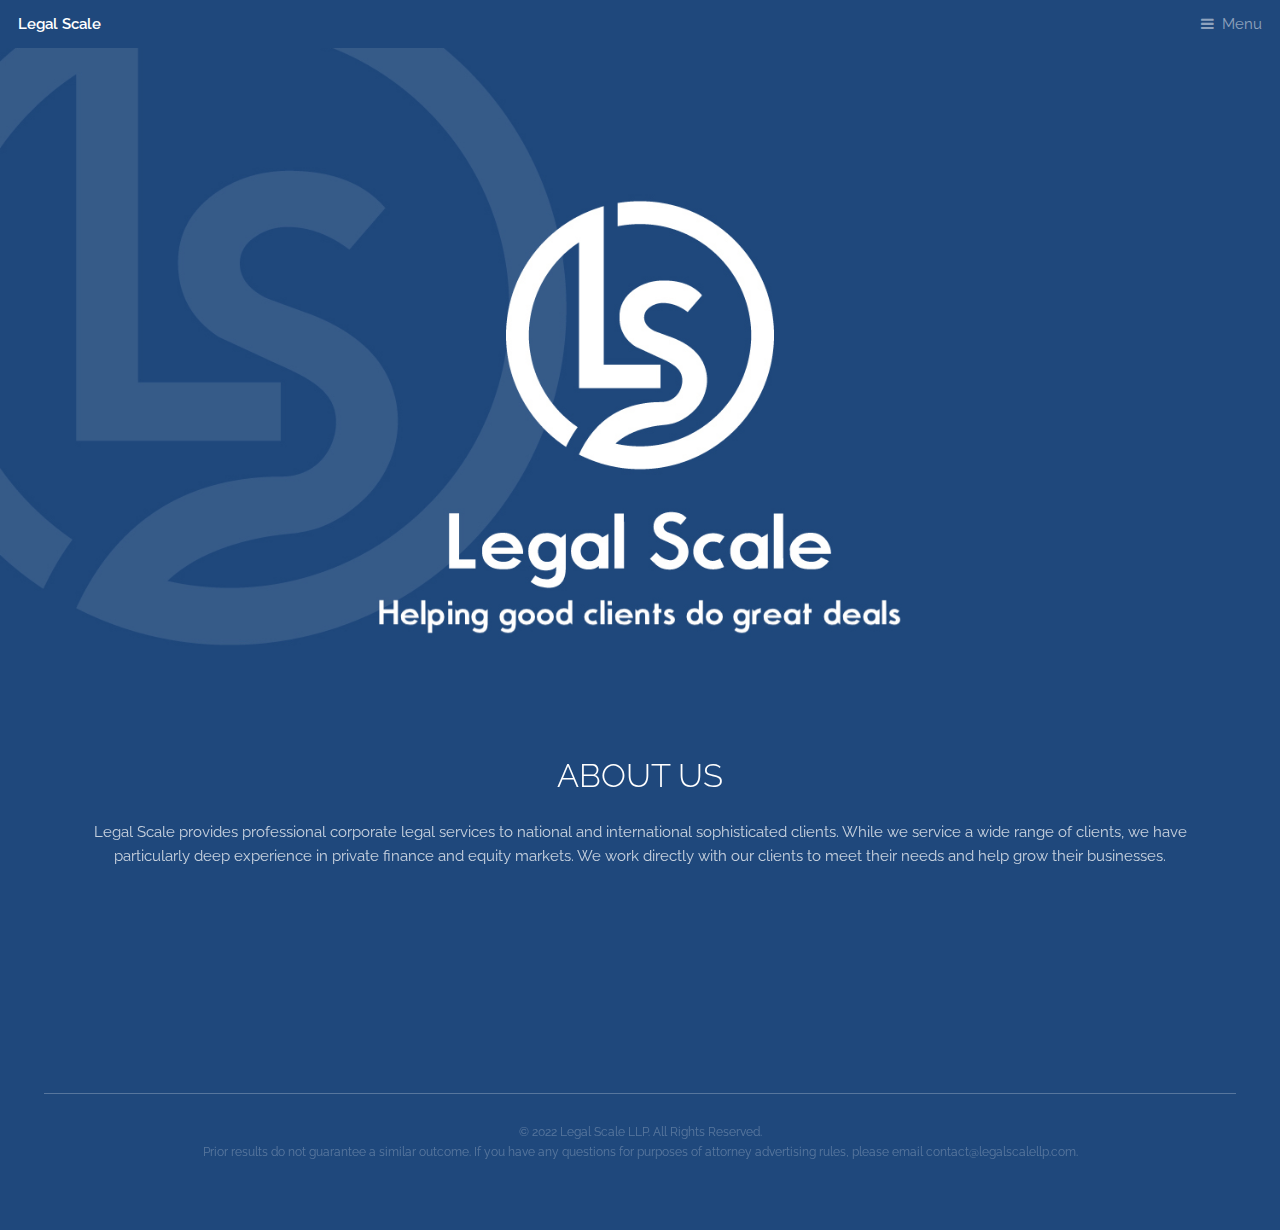
<file: index.html>
<!DOCTYPE HTML>

<html>
	<head>
		<title>Legal Scale</title>
		<meta charset="utf-8" />
		<meta name="description" content="Legal Scale provides professional corporate legal services to national and international sophisticated clients.">
		<meta name="viewport" content="width=device-width, initial-scale=1, user-scalable=no" />
		<link rel="icon" href="images/icon.jpg">
		<meta name="description" content="" />
		<meta name="keywords" content="legalscalellp, legal, scale, law, firm, equity, finance, clients" />
		<link href="assets/css/aos.css" rel="stylesheet">
		<link rel="stylesheet" href="assets/css/main.css" />
	</head>
	<body class="is-preload" style="background-color: #1f487c;">

		<!-- Header -->
			<header id="header">
				<a class="logo" href="index.html">Legal Scale</a>
				<nav>
					<a href="#menu">Menu</a>
				</nav>
			</header>

		<!-- Nav -->
			<nav id="menu">
				<ul class="links">
					<li><a href="index.html">Home</a></li>
					<li><a href="people.html">People</a></li>
					<li><a href="practiceAreas.html">Practice Areas</a></li>
					<li><a href="news.html">News</a></li>
					<li><a href="careers.html">Careers</a></li>
					<li><a href="contactUs.html">Contact Us</a></li>
				</ul>
			</nav>

		<!-- Banner -->
			<section id="banner" >
				<div class="inner">
					<!-- <h1>Legal Scale</h1> -->
					<!-- <p>Helping businesses reach scale<br /></p> -->
				</div>
				<!-- <video autoplay loop muted playsinline src="images/video.mp4"></video> -->
			</section>

		<!-- CTA -->
		<section id="cta" class="wrapper3">
			<div class="inner inner-title" data-aos = "zoom-in" data-aos-delay="200">
				<h2>About Us</h2>
				<p>Legal Scale provides professional corporate legal services to national and international sophisticated clients. While we service a wide range of clients, we have particularly deep experience in private finance and equity markets. We work directly with our clients to meet their needs and help grow their businesses.
				</p>
			</div>
		</section>

		<!-- Highlights -->
		

		<!-- Testimonials -->
			<!-- <section class="wrapper" id="testimonials">
				<div class="inner">
					<header class="special" data-aos = "fade-up" data-aos-delay="300">
						<h2>Testimonials</h2>
						<p>In arcu accumsan arcu adipiscing accumsan orci ac. Felis id enim aliquet. Accumsan ac integer lobortis commodo ornare aliquet accumsan erat tempus amet porttitor.</p>
					</header>
					<div class="testimonials" data-aos = "fade-right" data-aos-delay="300">
						<section>
							<div class="content">
								<blockquote>
									<p>Nunc lacinia ante nunc ac lobortis ipsum. Interdum adipiscing gravida odio porttitor sem non mi integer non faucibus.</p>
								</blockquote>
								<div class="author">
									<div class="image">
										<img src="images/pic01.jpg" alt="" />
									</div>
									<p class="credit">- <strong>Jane Doe</strong> <span>CEO - ABC Inc.</span></p>
								</div>
							</div>
						</section>
						<section>
							<div class="content">
								<blockquote>
									<p>Nunc lacinia ante nunc ac lobortis ipsum. Interdum adipiscing gravida odio porttitor sem non mi integer non faucibus.</p>
								</blockquote>
								<div class="author">
									<div class="image">
										<img src="images/pic03.jpg" alt="" />
									</div>
									<p class="credit">- <strong>John Doe</strong> <span>CEO - ABC Inc.</span></p>
								</div>
							</div>
						</section>
						<section>
							<div class="content">
								<blockquote>
									<p>Nunc lacinia ante nunc ac lobortis ipsum. Interdum adipiscing gravida odio porttitor sem non mi integer non faucibus.</p>
								</blockquote>
								<div class="author">
									<div class="image">
										<img src="images/pic02.jpg" alt="" />
									</div>
									<p class="credit">- <strong>Janet Smith</strong> <span>CEO - ABC Inc.</span></p>
								</div>
							</div>
						</section>
					</div>
				</div>
			</section> -->

		<!-- Footer -->
		<footer id="footer">
			<div class="inner">
				<div class="content">
					<!-- <section>
						<h4>Sem turpis amet semper</h4>
						<ul class="alt">
							<li><a href="#">Dolor pulvinar sed etiam.</a></li>
							<li><a href="#">Etiam vel lorem sed amet.</a></li>
							<li><a href="#">Felis enim feugiat viverra.</a></li>
							<li><a href="#">Dolor pulvinar magna etiam.</a></li>
						</ul>
					</section>
					<section>
						<h4>Magna sed ipsum</h4>
						<ul class="plain">
							<li><a href="#"><i class="icon fa-twitter">&nbsp;</i>Twitter</a></li>
							<li><a href="https://www.linkedin.com/in/npoesq/"><i class="icon fa-linkedin">&nbsp;</i>LinkedIn</a></li>
							<li><a href="#"><i class="icon fa-instagram">&nbsp;</i>Instagram</a></li>
							<li><a href="#"><i class="icon fa-github">&nbsp;</i>Github</a></li>
						</ul>
					</section> -->
				</div>
				<br/><br/>
				<div class="copyright">
					&copy; 2022 Legal Scale LLP. All Rights Reserved.
					<br/>
					Prior results do not guarantee a similar outcome. If you have any questions for purposes of attorney advertising rules, please email contact@legalscalellp.com.
				</div>
				<div style="height:1vh">
				</div>
			</div>
		</footer>

		
		<!-- Highlights -->
		<!-- <section class="wrapper2" id="products">
			<div class="inner" style="width:100%">
				<header class="special" data-aos = "fade-up" data-aos-delay="300">
				</header>
			<div class="highlights" data-aos = "fade-right" data-aos-delay="300">
					
			</div>
		</section> -->

		<!-- Scripts -->
			<script src="assets/js/jquery.min.js"></script>
			<script src="assets/js/browser.min.js"></script>
			<script src="assets/js/breakpoints.min.js"></script>
			<script src="assets/js/util.js"></script>
			<script src="assets/js/main.js"></script>
			<script src="assets/js/aos.js"></script>
		<script>
			AOS.init();
		  </script>
	</body>
</html>
</file>
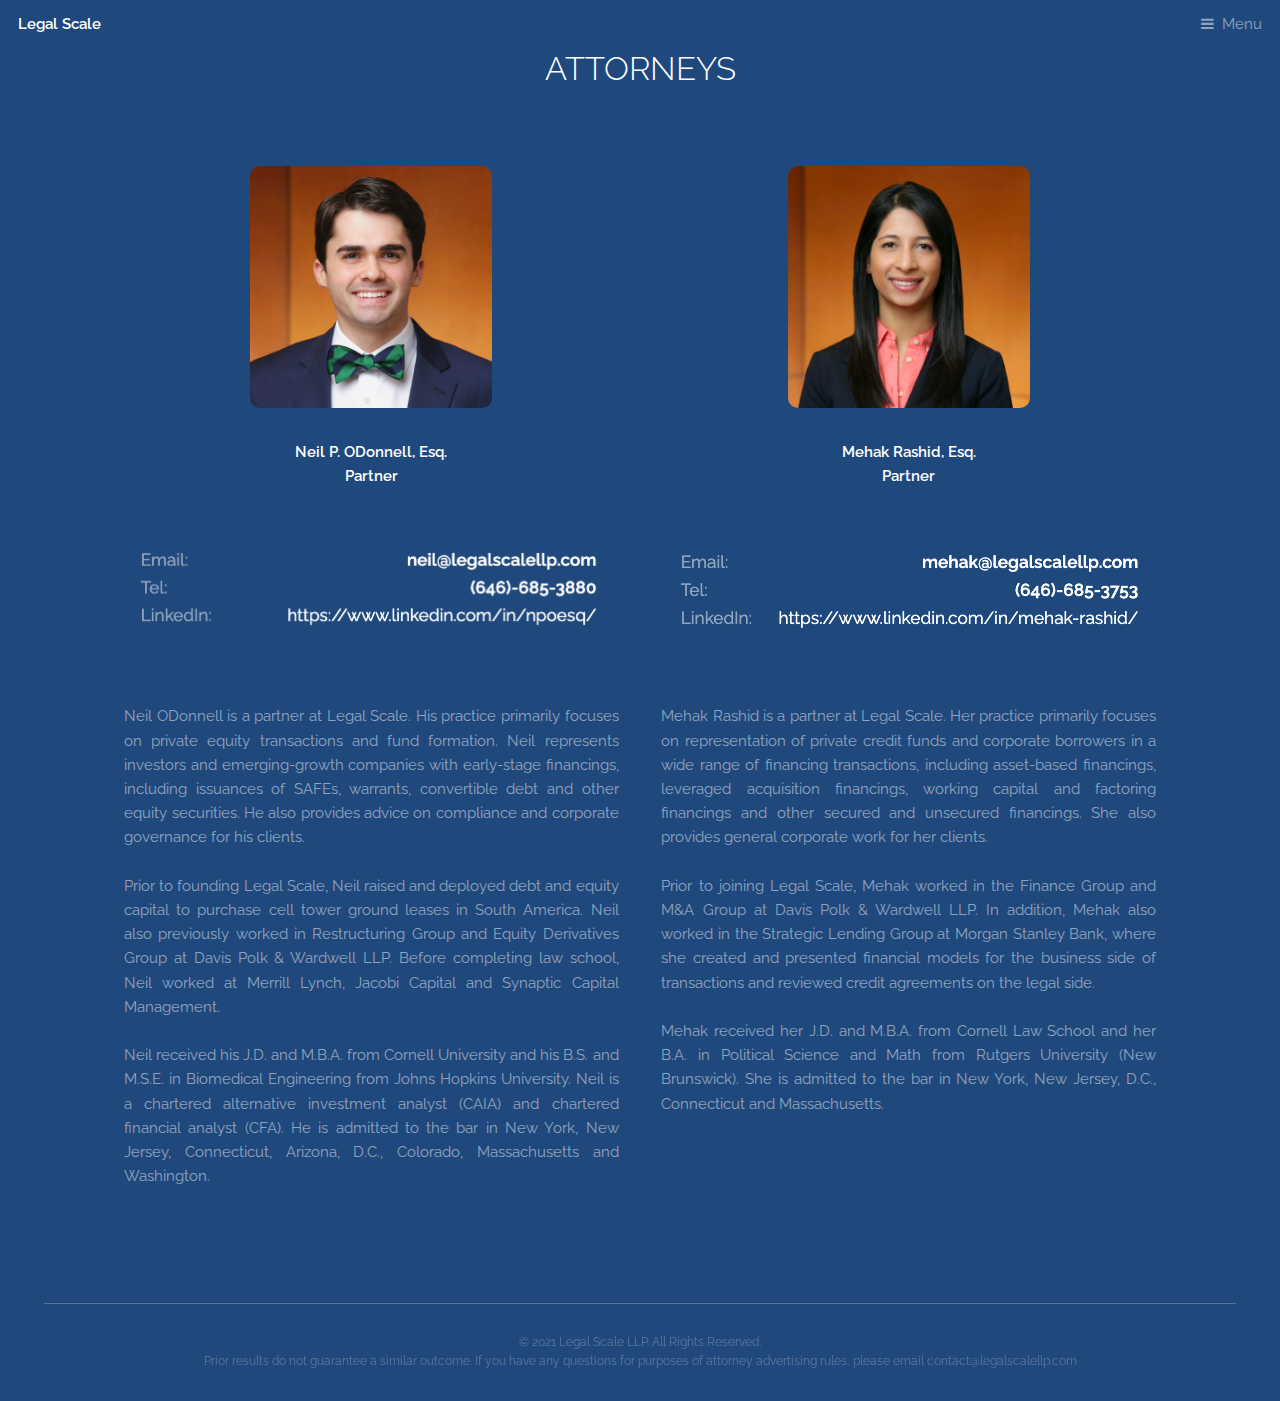
<file: attorneys.html>
<!DOCTYPE HTML>

<html>
	<head>
		<title>Legal Scale</title>
		<meta charset="utf-8" />
		<meta name="viewport" content="width=device-width, initial-scale=1, user-scalable=no" />
		<link rel="icon" href="images/icon.jpg">
		<meta name="description" content="" />
		<meta name="keywords" content="" />
		<link href="assets/css/aos.css" rel="stylesheet">
		<link rel="stylesheet" href="assets/css/main.css" />
	</head>
	<body class="is-preload">

		<!-- Header -->
			<header id="header">
				<a class="logo" href="index.html">Legal Scale</a>
				<nav>
					<a href="#menu">Menu</a>
				</nav>
			</header>

		<!-- Nav -->
			<nav id="menu">
				<ul class="links">
					<li><a href="index.html">Home</a></li>
					<li><a href="attorneys.html">Attorneys</a></li>
					<li><a href="practiceAreas.html">Practice Areas</a></li>
					<!-- <li><a href="#testimonials">Testimonials</a></li> -->
					<li><a href="news.html">News</a></li>
					<li><a href="careers.html">Careers</a></li>
					<li><a href="contactUs.html">Contact Us</a></li>
				</ul>
			</nav>

		<!-- Banner -->


		<!-- Footer -->
			<footer id="footer" style="min-height:100vh;max-width: 100%;margin: 0;padding: 0;background: #1f487c;">
				<div class="inner" style="width: 100%;margin-left: auto;margin-right: auto;background: #1f487c;">
					<div class="content" style="width: 100%;margin-left: auto;margin-right: auto;background: #1f487c;">
						<section style="width:100%;max-width: 100%; padding-bottom: 4%;margin-left: auto;margin-right: auto;background: #1f487c;" data-aos = "fade-up" data-aos-delay="300">
							<h2 style="text-align: center;">Attorneys</h2>
							<div style="height:3vh;"></div>
							<div style="justify-content: center;margin: auto; display: flex;
							flex-wrap: wrap;
							box-sizing: border-box;">
								<div style="width:50%;padding: 0;margin: auto;">
									<div style="min-height:170px;
									min-width: 100px;padding: 5%;margin: auto;">
										<img src="images/Neil.jpeg" style="
										display:inline-block;
										width: auto;
										max-width: 50%;
										min-width: 135px;
										height: auto;
										text-align: center;
										border-radius: 10px;
										display: block;
										padding: 0;
										margin: auto">	
										</img>	
									</div>
								</div>
								<div style="width:50%;padding: 0;margin: auto;">
									<div style="min-height:170px;
									min-width: 100px;padding: 5%;margin: auto;">
										<img src="images/Mehak.jpg" style="
										display:inline-block;
										width: auto;
										max-width: 50%;
										min-width: 135px;
										height: auto;
										text-align: center;
										border-radius: 10px;
										display: block;
										padding: 0;
										margin: auto">	
										</img>	
									</div>
								</div>
							</div>
							
							<div style="justify-content: center;padding: 0;padding-top: 5px;margin: auto;
							display: flex;
							flex-wrap: wrap;
							box-sizing: border-box;">
								<div style="float:left;width: 50%;">
									<p style="width:200px;vertical-align:bottom;display:inline-block;
									border-radius: 10px;
									display: block;
									margin-left: auto;
									margin-right: auto;
									text-align: center;
									width: auto;
									margin: auto;
									padding-left: 1%;
									padding-right: 1%;
									word-wrap: break-word;
									">
											<b>Neil P. ODonnell, Esq.</b>
											<br/> <b>Partner</b>
											<br/><br/>
									</p>
								</div>
								<div style="float:left;width: 50%;">
									<p style="width:200px;vertical-align:bottom;display:inline-block;
									border-radius: 10px;
									display: block;
									text-align:justify;
									margin-left: auto;
									margin-right: auto;
									text-align: center;
									width: auto;
									margin: auto;
									padding-left: 1%;
									padding-right: 1%;
									word-wrap: break-word;
									">
											<b>Mehak Rashid, Esq. </b>
											<br/> <b>Partner</b>
											<br/><br/>
									</p>
								</div>

								<!-- <div style="float:left;width: 50%; height: 175px;padding:0;padding-top: 40px;word-wrap: break-word;">
									<p style="width:90%;max-width:475px;margin-bottom: 0;vertical-align:bottom;display:inline-block;
									height:175px;
									border-radius: 10px;
									display: block;
									text-align:justify;
									margin-left: auto;
									margin-right: auto;
									text-align: justify;
									text-align-last: justify;
									padding-left: 1%;
									padding-right: 1%;
									word-wrap: break-word;
									">
											Email: <b style="word-wrap: break-word;">mehak@legalscalellp.com</b>
											<br/>Tel: <b>(646)-685-3753</b>
											<br/>
											<a href="https://www.linkedin.com/in/mehak-rashid/">LinkedIn: 
												<span style="color:white">https://www.linkedin.com/in/mehak-rashid/</span>
												<i class="specialIcons icon fa-linkedin">&nbsp;</i>
											</a>
											<br/>
												<ul class="plain" style="padding-left: 1%">
													<li>
														<a href="https://www.linkedin.com/in/mehak-rashid/">LinkedIn: 
														<i class="icon fa-linkedin">&nbsp;</i>
														</a>
													</li>
												</ul>
											Email: <b style="word-wrap: break-word;">neil@legalscalellp.com</b>
											<br/>Tel: <b>(646)-685-3880</b>
											<br/>
											<a href="https://www.linkedin.com/in/npoesq/">LinkedIn: 
												<span style="color:white">https://www.linkedin.com/in/npoesq/</span>
												<i class="specialIcons icon fa-linkedin">&nbsp;</i>
											</a>
											<br/>
												<ul class="plain" style="padding-left: 1%">
													<li>
														<a href="https://www.linkedin.com/in/npoesq/">LinkedIn: 
														<i class="icon fa-linkedin">&nbsp;</i>
														</a>
													</li>
												</ul>
									</p>
								</div> -->

								<!-- <div style="float:left;width: 50%; height: 175px;padding:0;padding-top: 40px;word-wrap: break-word;">
									<p style="width:90%;max-width:250px;margin-bottom: 0;vertical-align:bottom;display:inline-block;
									height:175px;
									border-radius: 10px;
									display: block;
									text-align:justify;
									margin-left: auto;
									margin-right: auto;
									text-align: justify;
									text-align-last: justify;
									word-wrap: break-word;
									padding-left: 1%;
									padding-right: 1%;
									">
											Email: <b style="word-wrap: break-word;">mehak@legalscalellp.com</b>
											<br/>
											Tel: <b>(555)-685-3753</b>
											<br/>
											LinkedIn: <i class="icon fa-linkedin">&nbsp;</i></a>
											<br/>
											<a href="https://www.linkedin.com/in/mehak-rashid/">LinkedIn: 
												<span style="color:white">https://www.linkedin.com/in/mehak-rashid/</span>
												<span class="specialIcons"><i class=" icon fa-linkedin">&nbsp;</i> </span> 
											</a>
									</p>
								</div> -->
								<div style="justify-content: center;width:100%; display: flex;
							flex-wrap: wrap;
							box-sizing: border-box;">
								<div style="width:50%;padding: 0;margin: auto;">
									<div style="min-height:60px;
									min-width: 125px;padding: 5%;margin: auto;">
										<img src="images/neil-contact.png" style="
										display:inline-block;
										width: auto;
										max-width: 100%;
										min-width: 125px;
										height: auto;
										text-align: center;
										display: block;
										padding: 0;
										margin: auto">	
										</img>	
									</div>
								</div>
								<div style="width:50%;padding: 0;margin: auto;">
									<div style="min-height:60px;
									min-width: 125px;padding: 5%;margin: auto;">
										<img src="images/mehak-contact.png" style="
										display:inline-block;
										width: auto;
										max-width: 100%;
										min-width: 125px;
										height: auto;
										text-align: center;
										display: block;
										padding: 0;
										margin: auto">	
										</img>	
									</div>
								</div>
							</div>
								<div style="float:left;width: 50%; padding: 2%;padding-top: 40px; height: auto">
									<p style="width:100%;margin-bottom: 0;vertical-align:bottom;display:inline-block;
									border-radius: 10px;
									display: block;
									text-align:justify;
									margin-left: auto;
									margin-right: auto;
									">
											Neil ODonnell is a partner at Legal Scale. His practice primarily focuses on private equity transactions and fund formation. Neil represents investors and emerging-growth companies with early-stage financings, including issuances of SAFEs, warrants, convertible debt and other equity securities. He also provides advice on compliance and corporate governance for his clients.
											<br/><br/>
											Prior to founding Legal Scale, Neil raised and deployed debt and equity capital to purchase cell tower ground leases in South America. Neil also previously worked in Restructuring Group and Equity Derivatives Group at Davis Polk & Wardwell LLP. Before completing law school, Neil worked at Merrill Lynch, Jacobi Capital and Synaptic Capital Management.
											<br/><br/>
											Neil received his J.D. and M.B.A. from Cornell University and his B.S. and M.S.E. in Biomedical Engineering from Johns Hopkins University. Neil is a chartered alternative investment analyst (CAIA) and chartered financial analyst (CFA). He is admitted to the bar in New York, New Jersey, Connecticut, Arizona, D.C., Colorado, Massachusetts and Washington.
											
									</p>
								</div>
								<div style="float:left;width: 50%; padding: 2%;padding-top: 40px;">
									<p style="width:100%;margin-bottom: 0;vertical-align:bottom;display:inline-block;
									border-radius: 10px;
									display: block;
									text-align:justify;
									margin-left: auto;
									margin-right: auto;
									">
											Mehak Rashid is a partner at Legal Scale. Her practice primarily focuses on representation of private credit funds and corporate borrowers in a wide range of financing transactions, including asset-based financings, leveraged acquisition financings, working capital and factoring financings and other secured and unsecured financings. She also provides general corporate work for her clients.
											<br/><br/>
											Prior to joining Legal Scale, Mehak worked in the Finance Group and M&A Group at Davis Polk & Wardwell LLP. In addition, Mehak also worked in the Strategic Lending Group at Morgan Stanley Bank, where she created and presented financial models for the business side of transactions and reviewed credit agreements on the legal side.
											<br/><br/>
											Mehak received her J.D. and M.B.A. from Cornell Law School and her B.A. in Political Science and Math from Rutgers University (New Brunswick). She is admitted to the bar in New York, New Jersey, D.C., Connecticut and Massachusetts.  
									</p>
								</div>
								
							</div>
							
							<div style="height:5vh;">
							</div>
						</section>
						<!-- <section>
							<h4>Sem turpis amet semper</h4>
							<ul class="alt">
								<li><a href="#">Dolor pulvinar sed etiam.</a></li>
								<li><a href="#">Etiam vel lorem sed amet.</a></li>
								<li><a href="#">Felis enim feugiat viverra.</a></li>
								<li><a href="#">Dolor pulvinar magna etiam.</a></li>
							</ul>
						</section>
						<section>
							<h4>Magna sed ipsum</h4>
							<ul class="plain">
								<li><a href="#"><i class="icon fa-twitter">&nbsp;</i>Twitter</a></li>
								<li><a href="https://www.linkedin.com/in/npoesq/"><i class="icon fa-linkedin">&nbsp;</i>LinkedIn</a></li>
								<li><a href="#"><i class="icon fa-instagram">&nbsp;</i>Instagram</a></li>
								<li><a href="#"><i class="icon fa-github">&nbsp;</i>Github</a></li>
							</ul>
						</section> -->
					</div>
					<div class="copyright">
						&copy; 2021 Legal Scale LLP. All Rights Reserved.
						<br/>
						Prior results do not guarantee a similar outcome. If you have any questions for purposes of attorney advertising rules, please email contact@legalscalellp.com
					</div>
				</div>
			</footer>

		<!-- Scripts -->
			<script src="assets/js/jquery.min.js"></script>
			<script src="assets/js/browser.min.js"></script>
			<script src="assets/js/breakpoints.min.js"></script>
			<script src="assets/js/util.js"></script>
			<script src="assets/js/main.js"></script>
			<script src="assets/js/aos.js"></script>
		<script>
			AOS.init();
		  </script>
	</body>
</html>
</file>
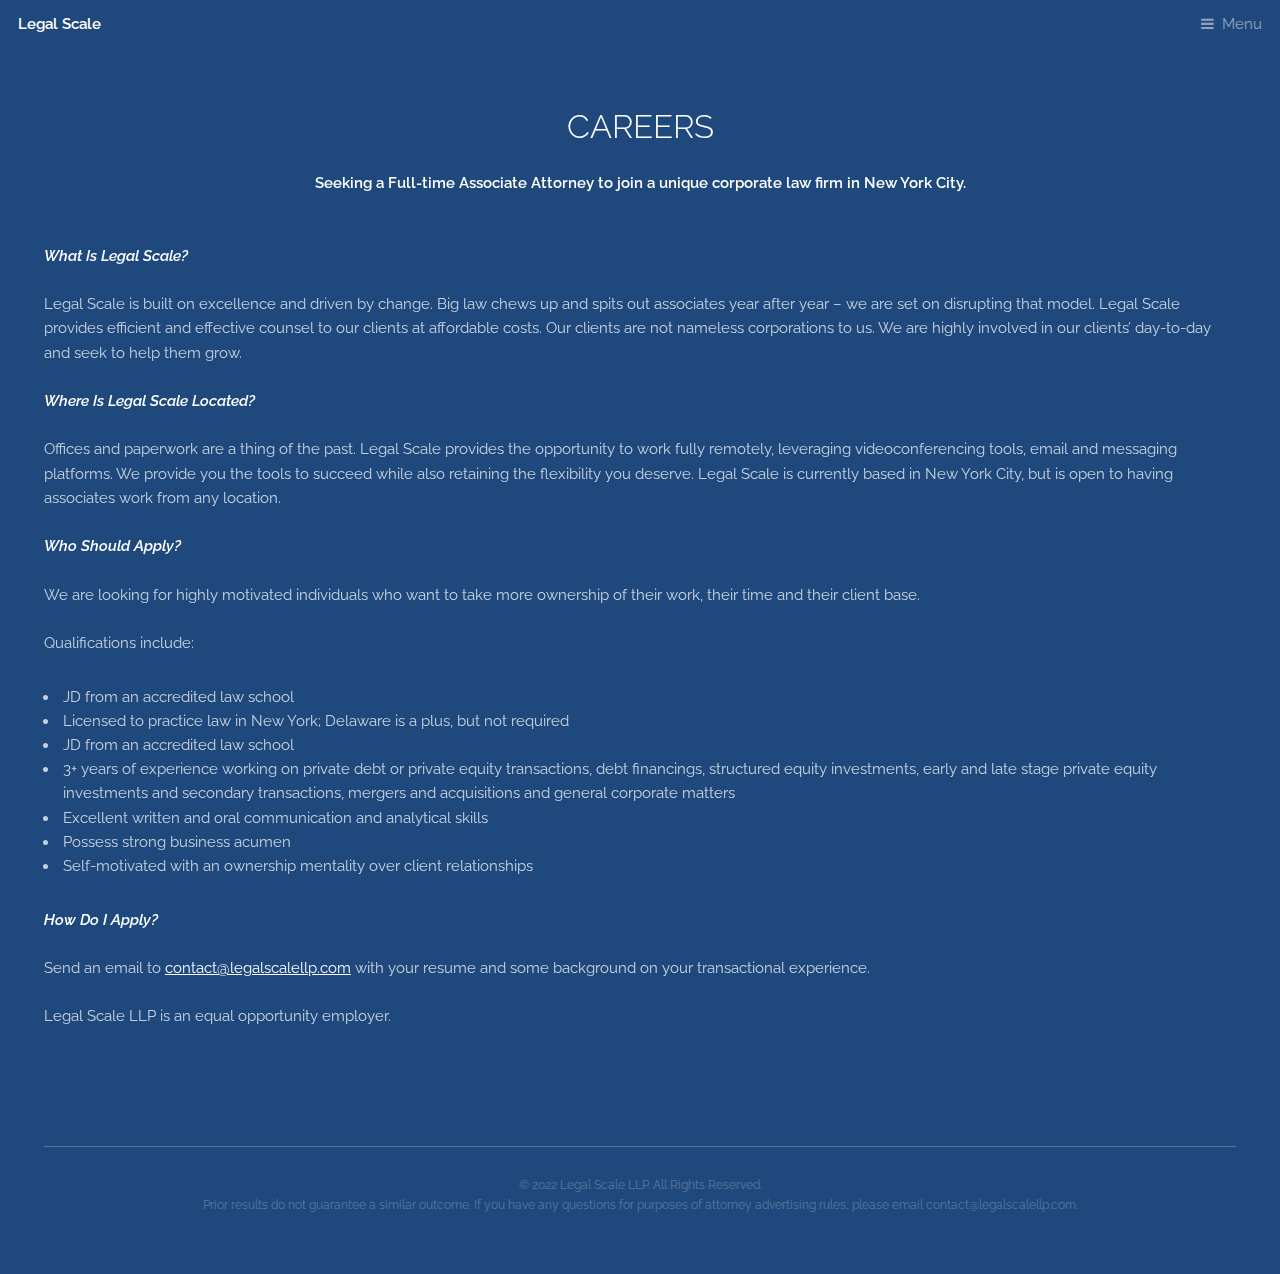
<file: careers.html>
<!DOCTYPE HTML>

<html>
	<head>
		<title>Legal Scale</title>
		<meta charset="utf-8" />
		<meta name="viewport" content="width=device-width, initial-scale=1, user-scalable=no" />
		<link rel="icon" href="images/icon.jpg">
		<meta name="description" content="" />
		<meta name="keywords" content="" />
		<link href="assets/css/aos.css" rel="stylesheet">
		<link rel="stylesheet" href="assets/css/main.css" />
	</head>
	<body class="is-preload">

		<!-- Header -->
			<header id="header">
				<a class="logo" href="index.html">Legal Scale</a>
				<nav>
					<a href="#menu">Menu</a>
				</nav>
			</header>

		<!-- Nav -->
			<nav id="menu">
				<ul class="links">
					<li><a href="index.html">Home</a></li>
					<li><a href="people.html">People</a></li>
					<li><a href="practiceAreas.html">Practice Areas</a></li>
					<!-- <li><a href="#testimonials">Testimonials</a></li> -->
					<li><a href="news.html">News</a></li>
					<li><a href="careers.html">Careers</a></li>
					<li><a href="contactUs.html">Contact Us</a></li>
				</ul>
			</nav>

		<!-- Banner -->

		<!-- CTA -->
		<section id="cta" class="wrapper">
			<div class="inner" data-aos = "zoom-in" data-aos-delay="200">
				<h2>Careers</h2>
				<b style="text-align: center;">
					Seeking a Full-time Associate Attorney to join a unique corporate law firm in New
					York City.
				</b>
				<p style="text-align: left;">
				

				
				<br/><br/>
				<i>
					<b>
						What Is Legal Scale?
					</b>
				</i>
				<br/><br/>
					Legal Scale is built on excellence and driven by change. Big law chews up and spits out
					associates year after year – we are set on disrupting that model. Legal Scale provides
					efficient and effective counsel to our clients at affordable costs. Our clients are not
					nameless corporations to us. We are highly involved in our clients’ day-to-day and seek
					to help them grow.
				<br/><br/>
				<i>
					<b>
						Where Is Legal Scale Located?
					</b>
				</i>
				<br/><br/>
				Offices and paperwork are a thing of the past. Legal Scale provides the opportunity to
				work fully remotely, leveraging videoconferencing tools, email and messaging platforms.
				We provide you the tools to succeed while also retaining the flexibility you deserve.
				Legal Scale is currently based in New York City, but is open to having associates work
				from any location.
				<br/><br/>
				<i>
					<b>
						Who Should Apply?
					</b>
				</i>
				<br/><br/>
				We are looking for highly motivated individuals who want to take more ownership of
				their work, their time and their client base.
				<br/><br/>
				Qualifications include:
				</p>
				<ul style="text-align: left;">
					<li>
						JD from an accredited law school
					</li>
					<li>
						Licensed to practice law in New York; Delaware is a plus, but not required
					</li>
					<li>
						JD from an accredited law school
					</li>
					<li>
						3+ years of experience working on private debt or private equity transactions,
						debt financings, structured equity investments, early and late stage private equity
						investments and secondary transactions, mergers and acquisitions and general
						corporate matters
					</li>
					<li>
						Excellent written and oral communication and analytical skills
					</li>
					<li>
						Possess strong business acumen
					</li>
					<li>
						Self-motivated with an ownership mentality over client relationships
					</li>
				</ul>
				<p style="text-align: left;">
					<i style="text-align: left;">
						<b style="text-align: left;">
							How Do I Apply?
						</b>
					</i>
					<br/><br/>
					Send an email to <a href="mailto:contact@legalscalellp.com">contact@legalscalellp.com</a> with your resume and some background
					on your transactional experience.
					<br/><br/>
					Legal Scale LLP is an equal opportunity employer.
				</p>

			</div>
		</section>

		
		<!-- Footer -->
			<footer id="footer">
				<div class="inner">
					<div class="content">
						
						<!-- <section>
							<h4>Sem turpis amet semper</h4>
							<ul class="alt">
								<li><a href="#">Dolor pulvinar sed etiam.</a></li>
								<li><a href="#">Etiam vel lorem sed amet.</a></li>
								<li><a href="#">Felis enim feugiat viverra.</a></li>
								<li><a href="#">Dolor pulvinar magna etiam.</a></li>
							</ul>
						</section>
						<section>
							<h4>Magna sed ipsum</h4>
							<ul class="plain">
								<li><a href="#"><i class="icon fa-twitter">&nbsp;</i>Twitter</a></li>
								<li><a href="https://www.linkedin.com/in/npoesq/"><i class="icon fa-linkedin">&nbsp;</i>LinkedIn</a></li>
								<li><a href="#"><i class="icon fa-instagram">&nbsp;</i>Instagram</a></li>
								<li><a href="#"><i class="icon fa-github">&nbsp;</i>Github</a></li>
							</ul>
						</section> -->
					</div>
					<div class="copyright">
						&copy; 2022 Legal Scale LLP. All Rights Reserved.
						<br/>
						Prior results do not guarantee a similar outcome. If you have any questions for purposes of attorney advertising rules, please email contact@legalscalellp.com.
					</div>
				</div>
			</footer>

		<!-- Scripts -->
			<script src="assets/js/jquery.min.js"></script>
			<script src="assets/js/browser.min.js"></script>
			<script src="assets/js/breakpoints.min.js"></script>
			<script src="assets/js/util.js"></script>
			<script src="assets/js/main.js"></script>
			<script src="assets/js/aos.js"></script>
		<script>
			AOS.init();
		  </script>
	</body>
</html>
</file>
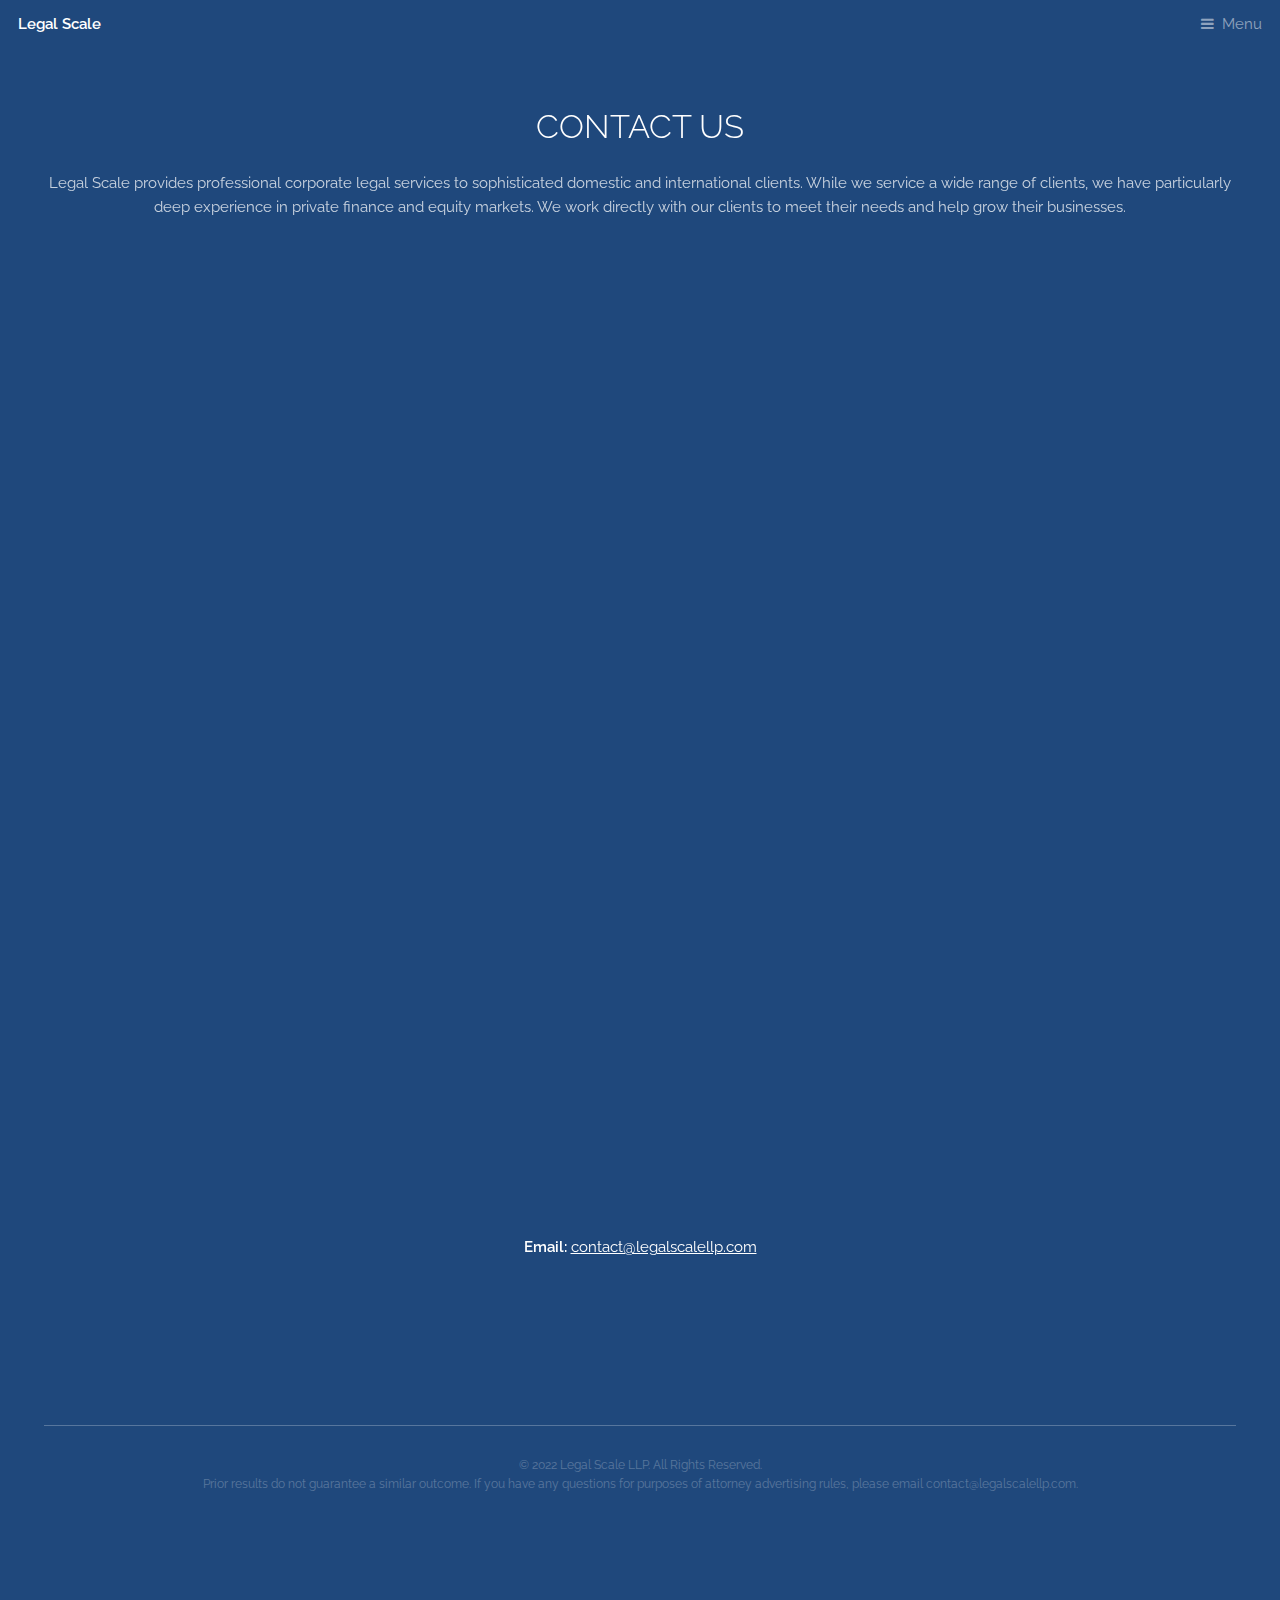
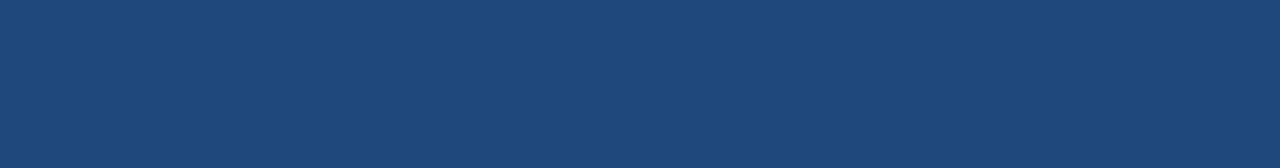
<file: contactUs.html>
<!DOCTYPE HTML>

<html>
	<head>
		<title>Legal Scale</title>
		<meta charset="utf-8" />
		<meta name="viewport" content="width=device-width, initial-scale=1, user-scalable=no" />
		<link rel="icon" href="images/icon.jpg">
		<meta name="description" content="" />
		<meta name="keywords" content="" />
		<link href="assets/css/aos.css" rel="stylesheet">
		<link rel="stylesheet" href="assets/css/main.css" />
	</head>
	<body class="is-preload">

		<!-- Header -->
			<header id="header">
				<a class="logo" href="index.html">Legal Scale</a>
				<nav>
					<a href="#menu">Menu</a>
				</nav>
			</header>

		<!-- Nav -->
			<nav id="menu">
				<ul class="links">
					<li><a href="index.html">Home</a></li>
					<li><a href="people.html">People</a></li>
					<li><a href="practiceAreas.html">Practice Areas</a></li>
					<!-- <li><a href="#testimonials">Testimonials</a></li> -->
					<li><a href="news.html">News</a></li>
					<li><a href="careers.html">Careers</a></li>
					<li><a href="contactUs.html">Contact Us</a></li>
				</ul>
			</nav>

		<!-- Banner -->

		<!-- CTA -->
		<section id="cta" class="wrapper" style="min-height:50vh">
			<div class="inner" data-aos = "zoom-in" data-aos-delay="200">
				<h2>Contact Us</h2>
				<p>Legal Scale provides professional corporate legal services to sophisticated domestic and international clients. While we service a wide range of clients, we have particularly deep experience in private finance and equity markets. We work directly with our clients to meet their needs and help grow their businesses.
				</p>
				<iframe src="https://docs.google.com/forms/d/e/1FAIpQLSdkupBo6k0wqjxYl4XYLhYFZwe08JwFoVJYvVDrx1lFD_2VJw/viewform?embedded=true" width="75%" height="955" frameborder="0" marginheight="10" marginwidth="0" >Loading…</iframe>
				<p>
				

				
					<br/>
					<b>
						Email:
					</b>
					<a href="contact@legalscalellp.com">contact@legalscalellp.com</a>
					
				</p>
			</div>
		</section>

		
		<!-- Footer -->
			<footer id="footer" style="min-height:50vh">
				<div class="inner">
					<div class="content">
						<!-- <section>
							<h4>Sem turpis amet semper</h4>
							<ul class="alt">
								<li><a href="#">Dolor pulvinar sed etiam.</a></li>
								<li><a href="#">Etiam vel lorem sed amet.</a></li>
								<li><a href="#">Felis enim feugiat viverra.</a></li>
								<li><a href="#">Dolor pulvinar magna etiam.</a></li>
							</ul>
						</section>
						<section>
							<h4>Magna sed ipsum</h4>
							<ul class="plain">
								<li><a href="#"><i class="icon fa-twitter">&nbsp;</i>Twitter</a></li>
								<li><a href="https://www.linkedin.com/in/npoesq/"><i class="icon fa-linkedin">&nbsp;</i>LinkedIn</a></li>
								<li><a href="#"><i class="icon fa-instagram">&nbsp;</i>Instagram</a></li>
								<li><a href="#"><i class="icon fa-github">&nbsp;</i>Github</a></li>
							</ul>
						</section> -->
					</div>
					<br/><br/>
					<div class="copyright">
						&copy; 2022 Legal Scale LLP. All Rights Reserved.
						<br/>
						Prior results do not guarantee a similar outcome. If you have any questions for purposes of attorney advertising rules, please email contact@legalscalellp.com.
					</div>
					<div style="height:1vh">
					</div>
				</div>
			</footer>

		<!-- Scripts -->
			<script src="assets/js/jquery.min.js"></script>
			<script src="assets/js/browser.min.js"></script>
			<script src="assets/js/breakpoints.min.js"></script>
			<script src="assets/js/util.js"></script>
			<script src="assets/js/main.js"></script>
			<script src="assets/js/aos.js"></script>
		<script>
			AOS.init();
		  </script>
	</body>
</html>
</file>
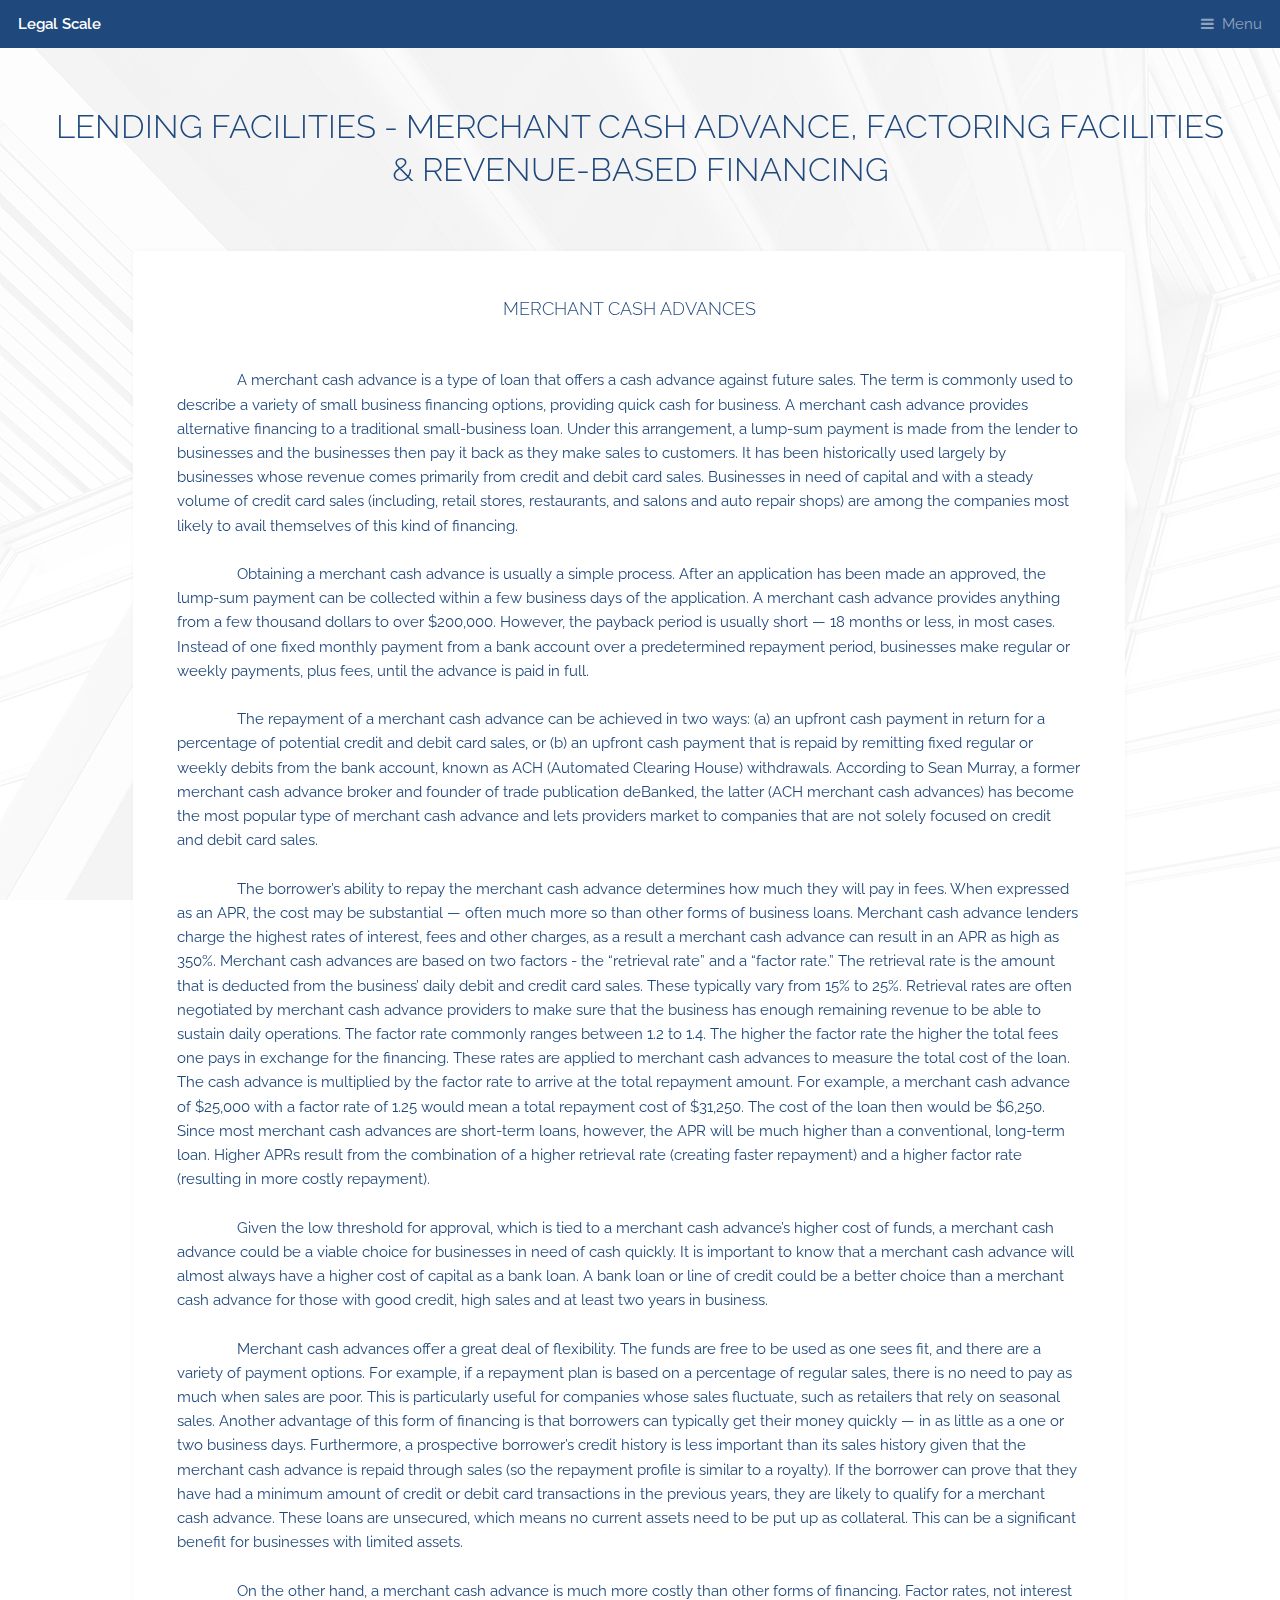
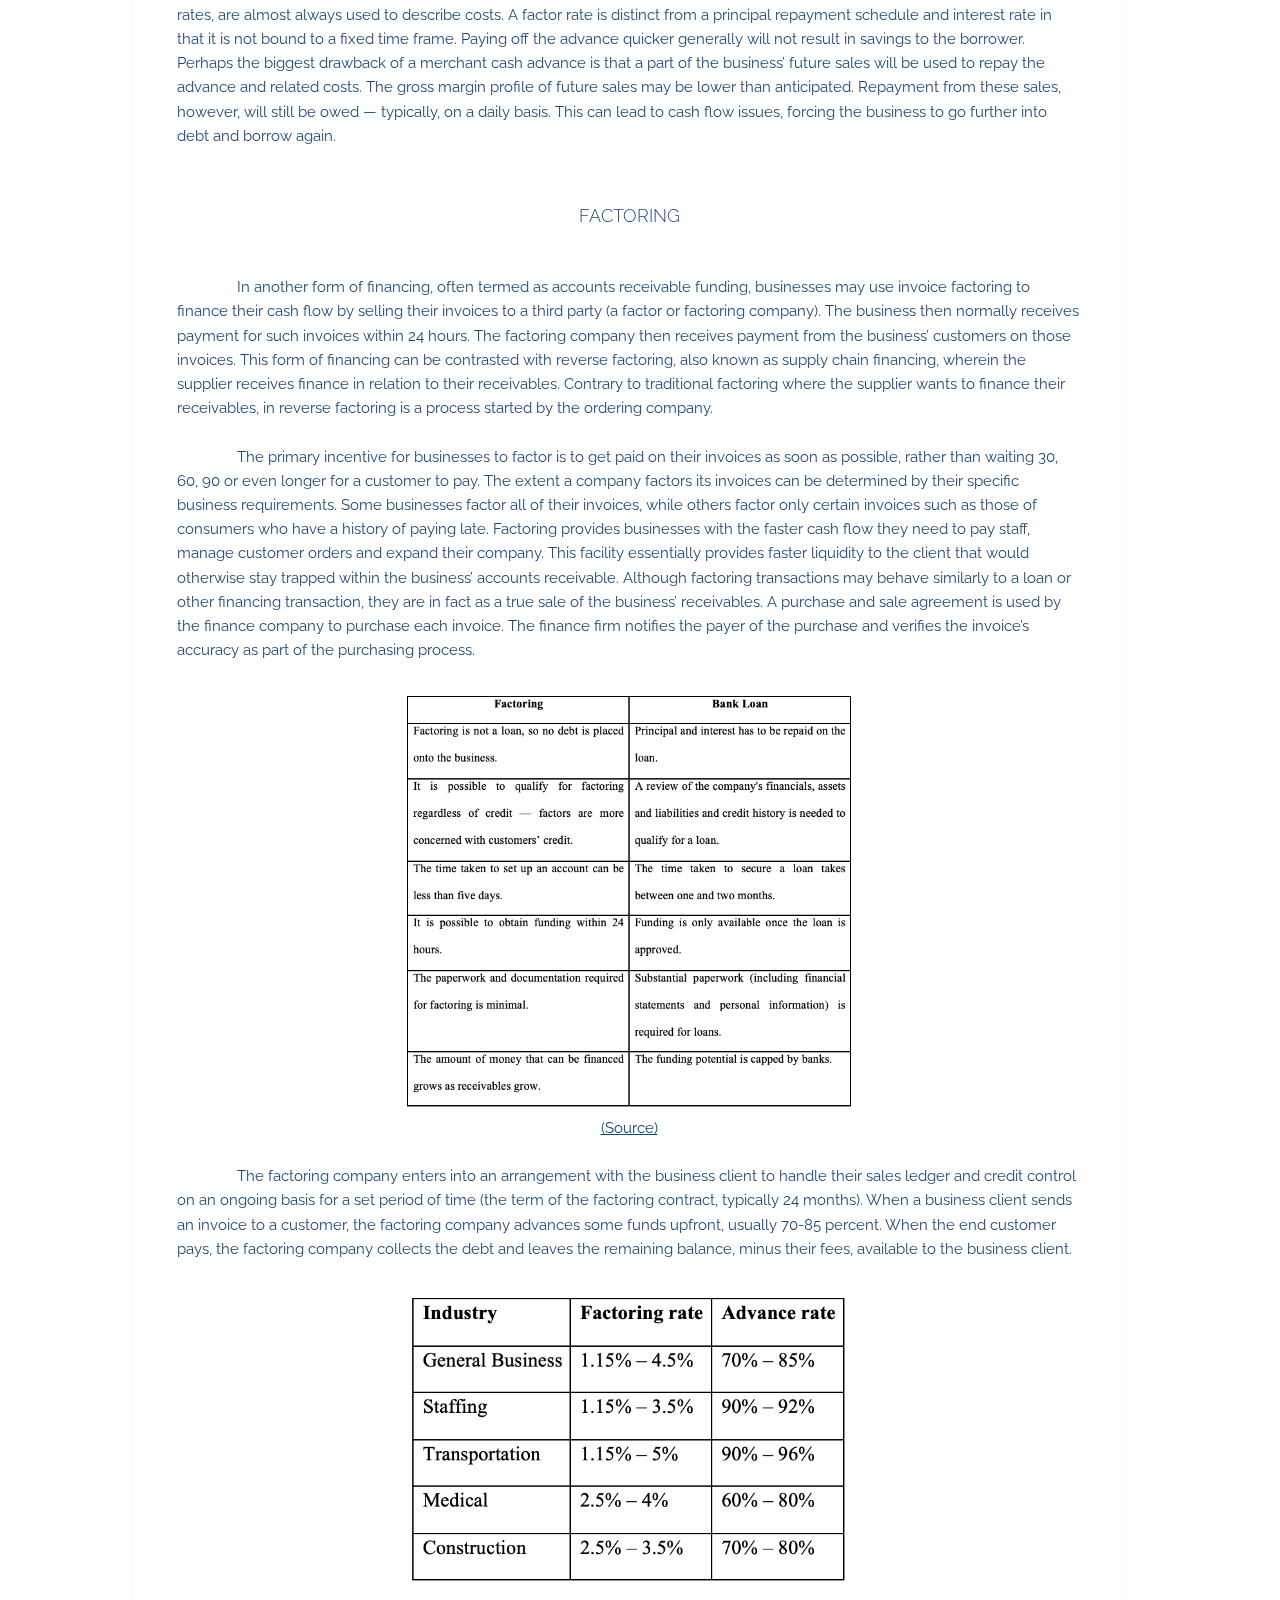
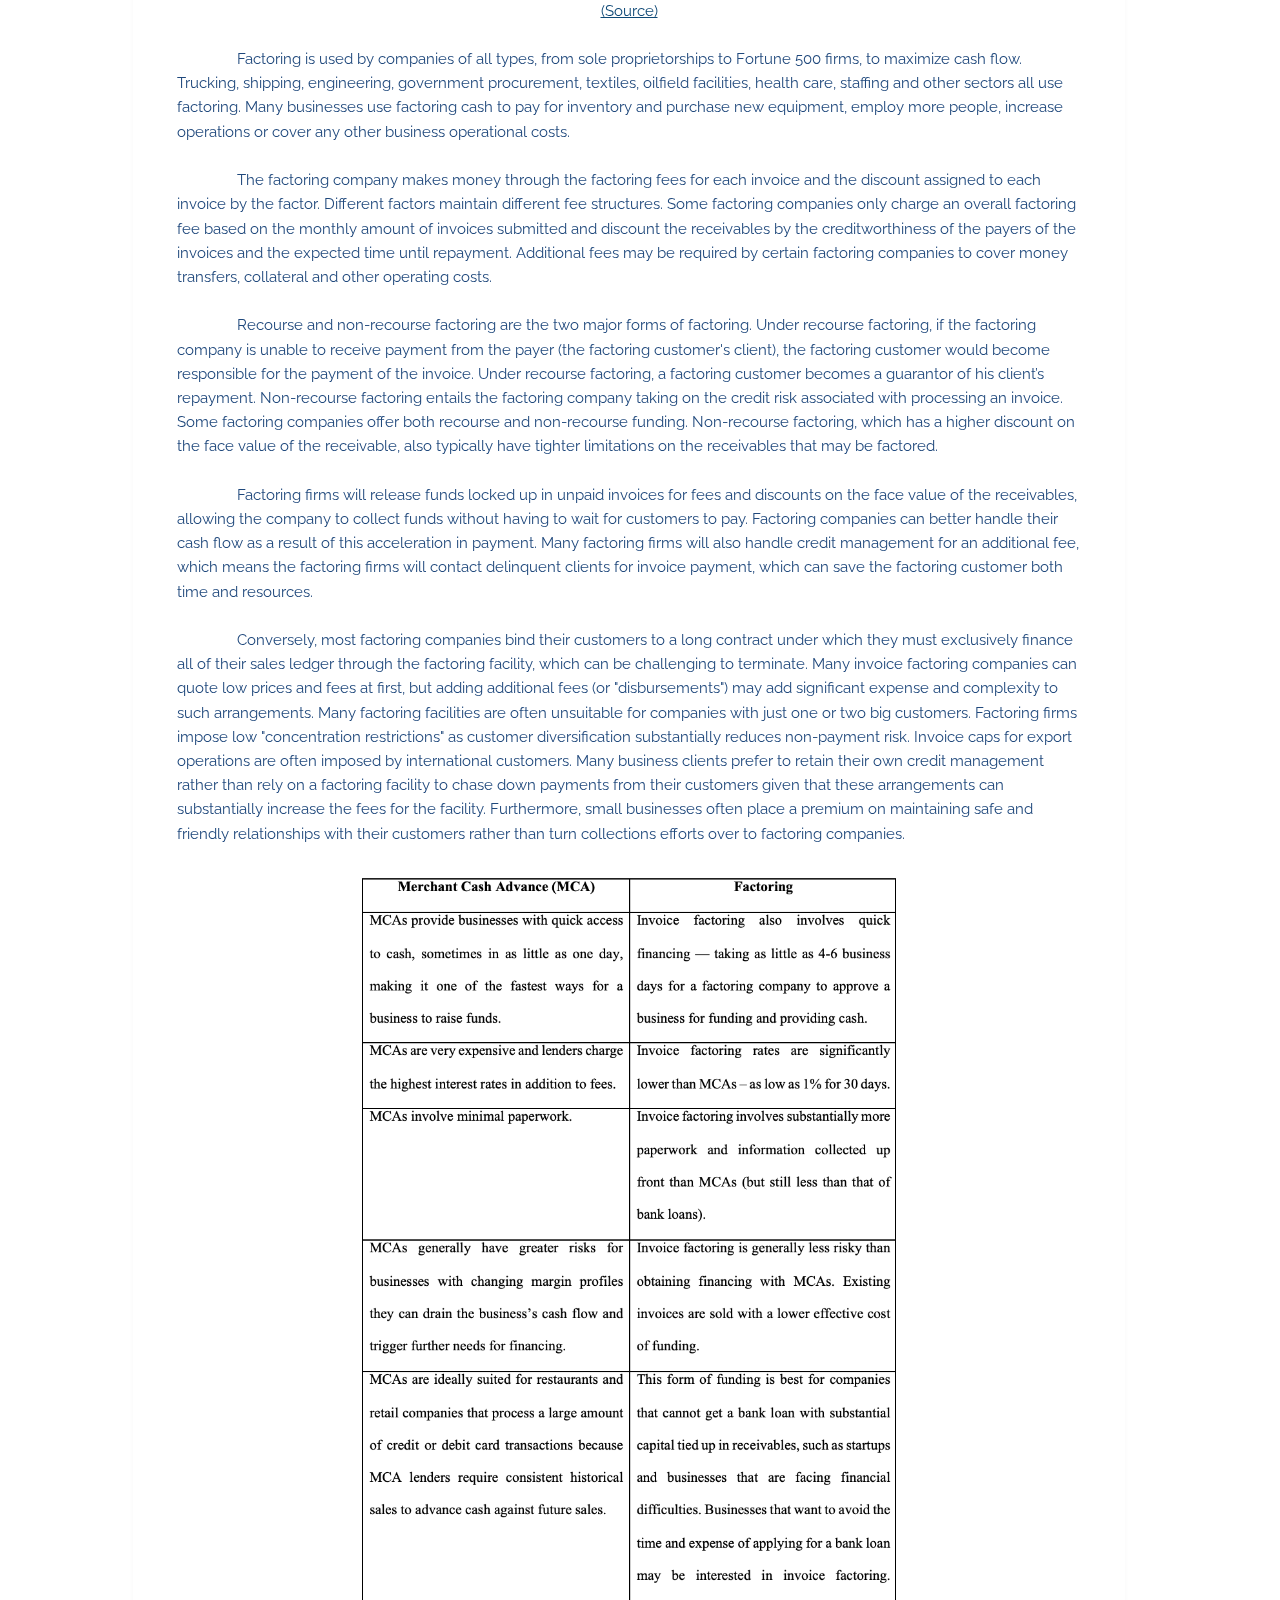
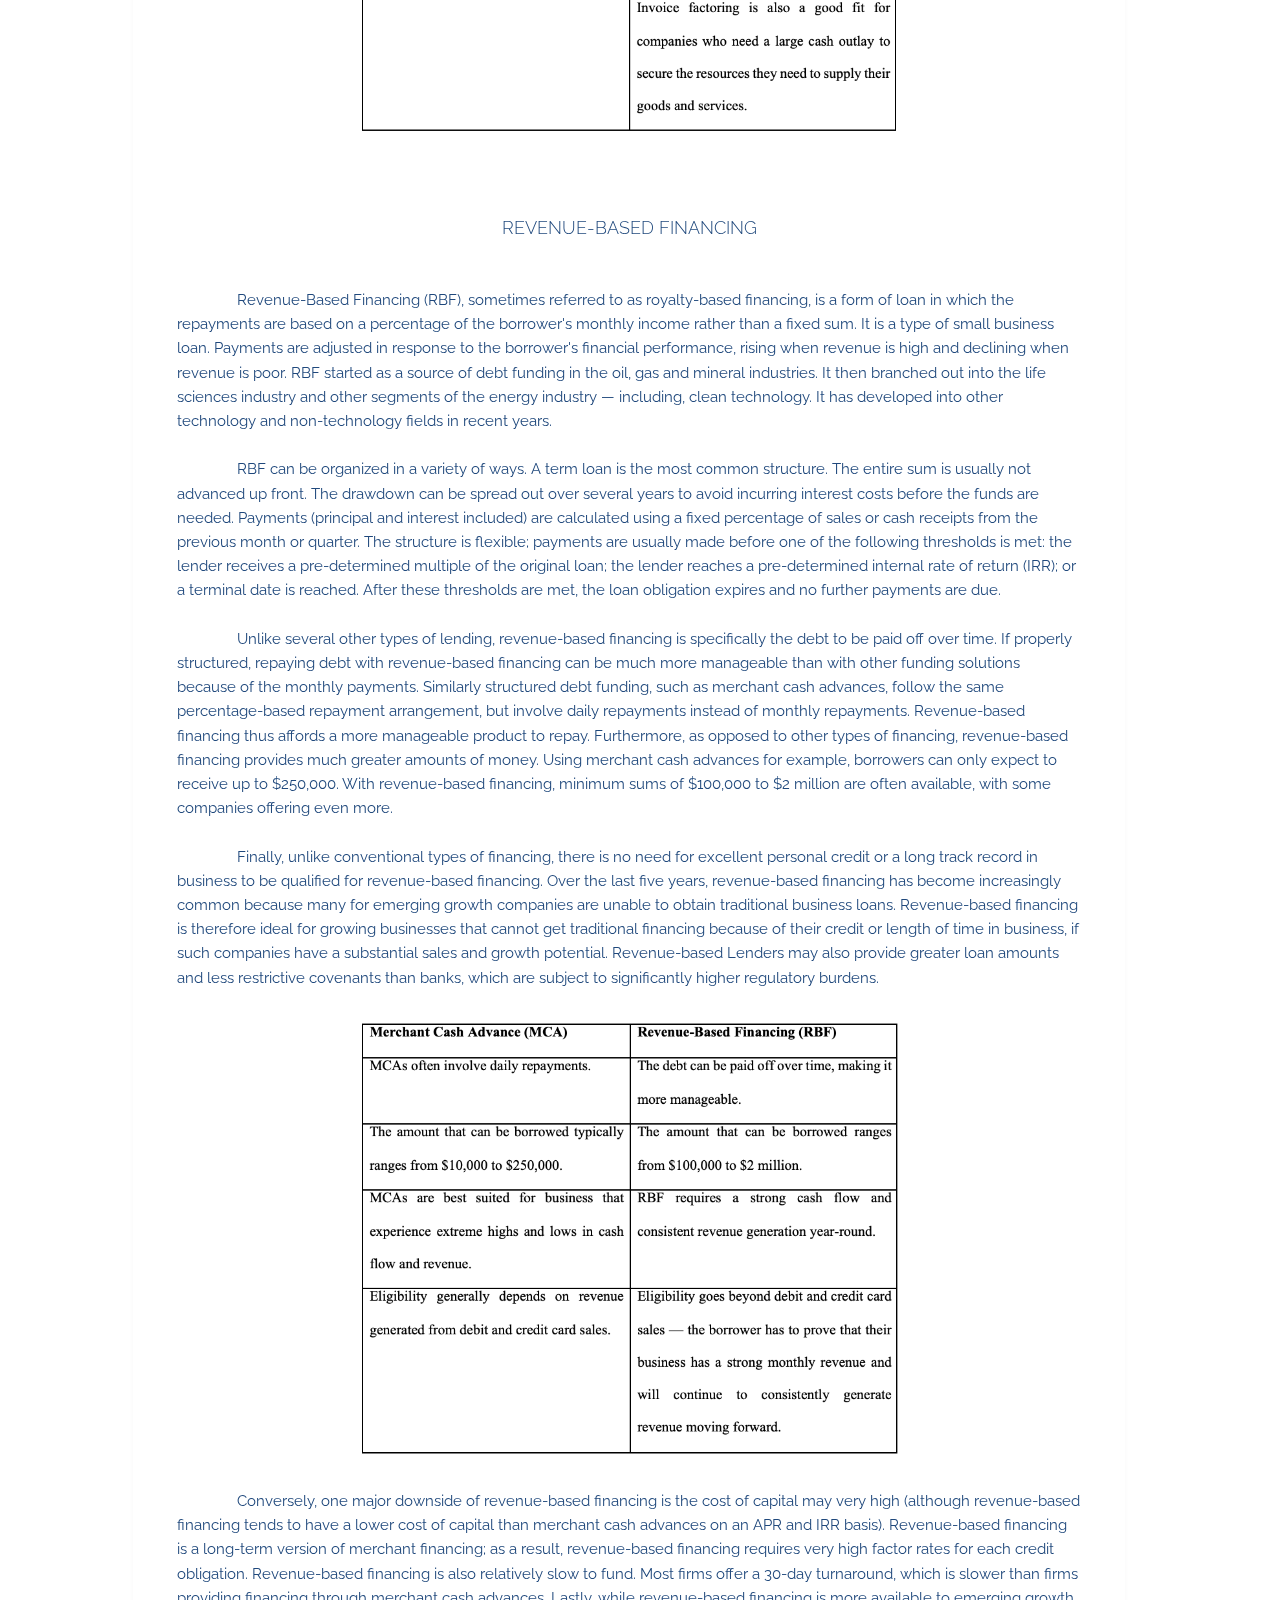
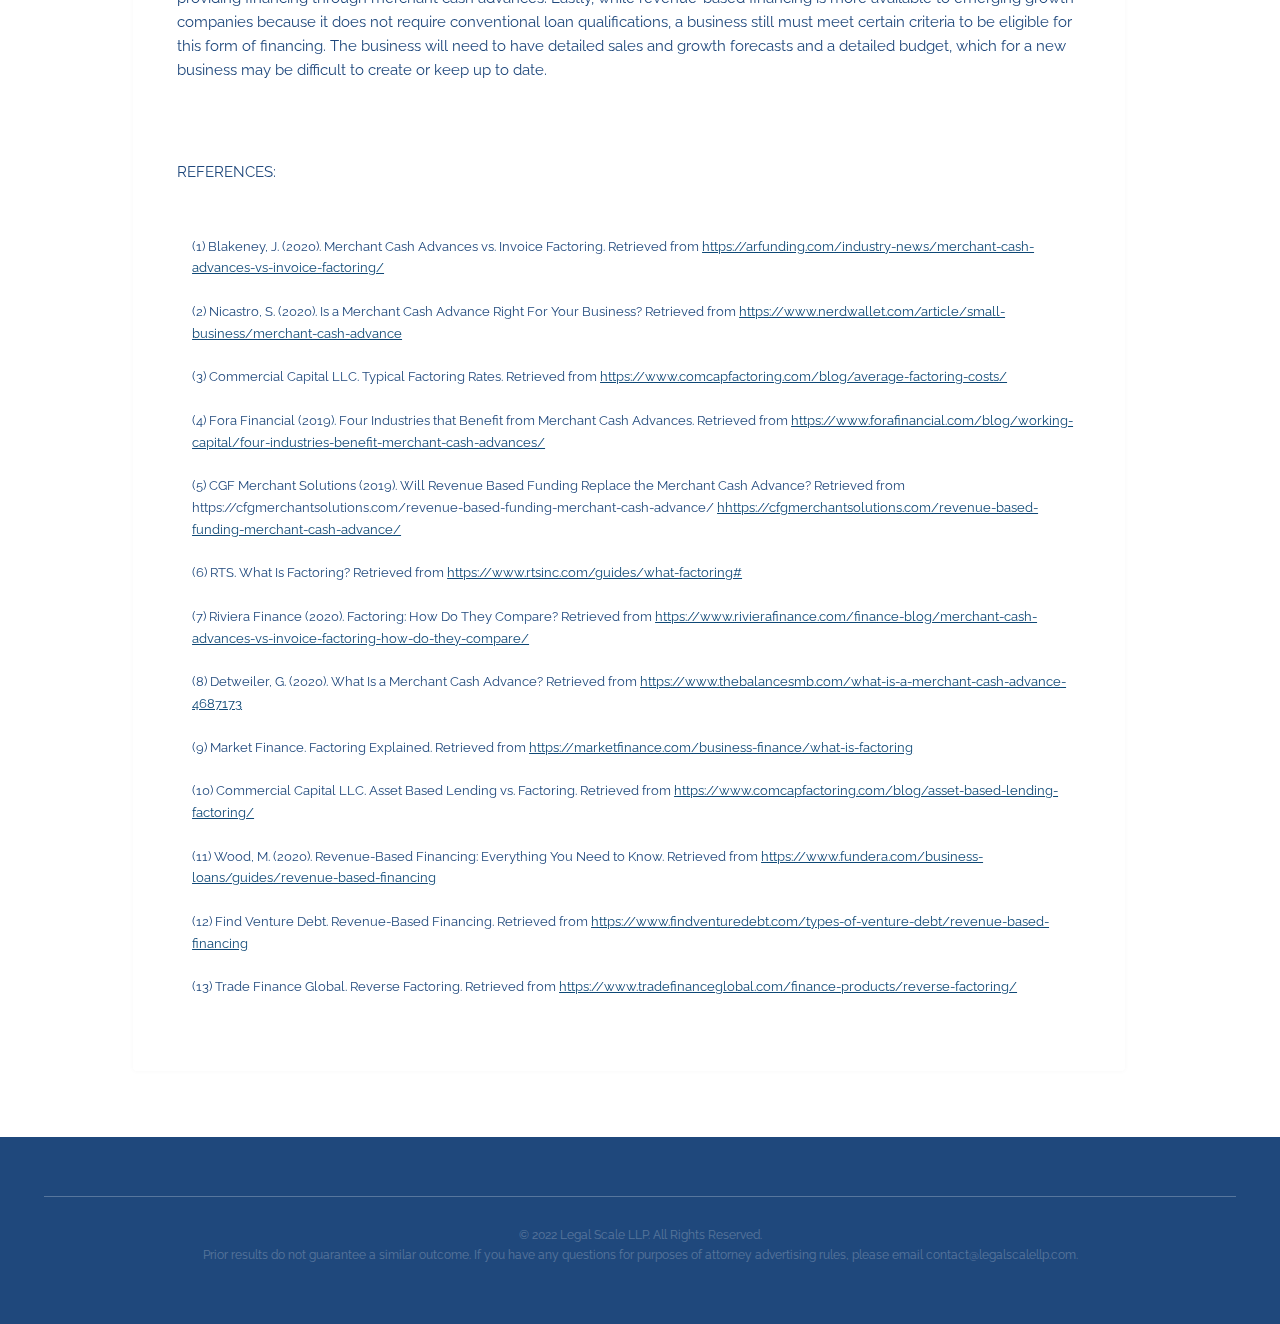
<file: mcas.html>
<!DOCTYPE HTML>

<html>
	<head>
		<title>Legal Scale</title>
		<meta charset="utf-8" />
		<meta name="viewport" content="width=device-width, initial-scale=1, user-scalable=no" />
		<link rel="icon" href="images/icon.jpg">
		<meta name="description" content="" />
		<meta name="keywords" content="" />
		<link href="assets/css/aos.css" rel="stylesheet">
		<link rel="stylesheet" href="assets/css/main.css" />
	</head>
	<body class="is-preload bodyTwo">

		<!-- Header -->
			<header id="header">
				<a class="logo" href="index.html">Legal Scale</a>
				<nav>
					<a href="#menu">Menu</a>
				</nav>
			</header>

		<!-- Nav -->
			<nav id="menu">
				<ul class="links">
					<li><a href="index.html">Home</a></li>
					<li><a href="people.html">People</a></li>
					<li><a href="practiceAreas.html">Our Practice Areas</a></li>
					<!-- <li><a href="#testimonials">Testimonials</a></li> -->
					<li><a href="news.html">News</a></li>
					<li><a href="careers.html">Careers</a></li>
					<li><a href="contactUs.html">Contact Us</a></li>
				</ul>
			</nav>

		<!-- Banner -->

			<section class="wrapper2" id="news">
				<div class="inner" style="width:100%;">
					<header class="special" data-aos = "fade-up" data-aos-delay="300">
						<h2>LENDING FACILITIES - MERCHANT CASH ADVANCE, FACTORING FACILITIES & REVENUE-BASED FINANCING</h2>
						<!-- <p>In arcu accumsan arcu adipiscing accumsan orci ac. Felis id enim aliquet. Accumsan ac integer lobortis commodo ornare aliquet accumsan erat tempus amet porttitor.</p> -->
					</header>
					<div class="highlights2" data-aos = "fade-right" data-aos-delay="300">
						
						<section style="width:85%">
							<div class="content">
								<header>
									<!-- <a href="#" class="icon fa-handshake-o"><span class="label">Icon</span></a> -->
									<h3>Merchant Cash Advances</h3>
								</header>
								<!-- <img src="images/mcas/mcas.png" alt="" style="width: 50%;"/> -->
								<!-- <a href="https://corporatefinanceinstitute.com/resources/knowledge/trading-investing/lock-up-period/" style="text-align:center;"><br/>
									(Source)
								</a> -->
								<p style="text-align:left;font-size:1rem;">
									<br/>
									&emsp;&emsp;&emsp;&emsp;
									A merchant cash advance is a type of loan that offers a cash advance against future sales. 
									The term is commonly used to describe a variety of small business financing options, providing quick cash for business. 
									A merchant cash advance provides alternative financing to a traditional small-business loan. 
									Under this arrangement, a lump-sum payment is made from the lender to businesses and the businesses then pay it back as they make sales to customers.  
									It has been historically used largely by businesses whose revenue comes primarily from credit and debit card sales. 
									Businesses in need of capital and with a steady volume of credit card sales (including, retail stores, restaurants, and salons and auto repair shops) are among the companies most likely to avail themselves of this kind of financing. 
									<br/><br/>
									&emsp;&emsp;&emsp;&emsp;
									Obtaining a merchant cash advance is usually a simple process. After an application has been made an approved, the lump-sum payment can be collected within a few business days of the application. A merchant cash advance provides anything from a few thousand dollars to over $200,000. However, the payback period is usually short — 18 months or less, in most cases. Instead of  one fixed monthly payment from a bank account over a predetermined repayment period, businesses make regular or weekly payments, plus fees, until the advance is paid in full. 
									<br/><br/>
									&emsp;&emsp;&emsp;&emsp;
									The repayment of a merchant cash advance can be achieved in two ways: (a) an upfront cash payment in return for a percentage of potential credit and debit card sales, or (b) an upfront cash payment that is repaid by remitting fixed regular or weekly debits from the bank account, known as ACH (Automated Clearing House) withdrawals. According to Sean Murray, a former merchant cash advance broker and founder of trade publication deBanked, the latter (ACH merchant cash advances) has become the most popular type of merchant cash advance and lets providers market to companies that are not solely focused on credit and debit card sales. 
									<br/><br/>
									&emsp;&emsp;&emsp;&emsp;
									The borrower’s ability to repay the merchant cash advance determines how much they will pay in fees. When expressed as an APR, the cost may be substantial — often much more so than other forms of business loans. Merchant cash advance lenders charge the highest rates of interest, fees and other charges, as a result a merchant cash advance can result in an APR as high as 350%. Merchant cash advances are based on two factors - the “retrieval rate” and a “factor rate.” The retrieval rate is the amount that is deducted from the business’ daily debit and credit card sales. These typically vary from 15% to 25%. Retrieval rates are often negotiated by merchant cash advance providers to make sure that the business has enough remaining revenue to be able to sustain daily operations. The factor rate commonly ranges between 1.2 to 1.4. The higher the factor rate the higher the total fees one pays in exchange for the financing. These rates are applied to merchant cash advances to measure the total cost of the loan. The cash advance is multiplied by the factor rate to arrive at the total repayment amount. For example, a merchant cash advance of $25,000 with a factor rate of 1.25 would mean a total repayment cost of $31,250. The cost of the loan then would be $6,250. Since most merchant cash advances are short-term loans, however, the APR will be much higher than a conventional, long-term loan. Higher APRs result from the combination of a higher retrieval rate (creating faster repayment) and a higher factor rate (resulting in more costly repayment). 
									<br/><br/>
									&emsp;&emsp;&emsp;&emsp;
									Given the low threshold for approval, which is tied to a merchant cash advance’s higher cost of funds, a merchant cash advance could be a viable choice for businesses in need of cash quickly. It is important to know that a merchant cash advance will almost always have a higher cost of capital as a bank loan. A bank loan or line of credit could be a better choice than a merchant cash advance for those with good credit, high sales and at least two years in business. 
									<br/><br/>
									&emsp;&emsp;&emsp;&emsp;
									Merchant cash advances offer a great deal of flexibility. The funds are free to be used as one sees fit, and there are a variety of payment options. For example, if a repayment plan is based on a percentage of regular sales, there is no need to pay as much when sales are poor. This is particularly useful for companies whose sales fluctuate, such as retailers that rely on seasonal sales. Another advantage of this form of financing is that borrowers can typically get their money quickly — in as little as a one or two business days. Furthermore, a prospective borrower’s credit history is less important than its sales history given that the merchant cash advance is repaid through sales (so the repayment profile is similar to a royalty). If the borrower can prove that they have had a minimum amount of credit or debit card transactions in the previous years, they are likely to qualify for a merchant cash advance. These loans are unsecured, which means no current assets need to be put up as collateral. This can be a significant benefit for businesses with limited assets. 
									<br/><br/>
									&emsp;&emsp;&emsp;&emsp;
									On the other hand, a merchant cash advance is much more costly than other forms of financing. Factor rates, not interest rates, are almost always used to describe costs. A factor rate is distinct from a principal repayment schedule and interest rate in that it is not bound to a fixed time frame. Paying off the advance quicker generally will not result in savings to the borrower.  Perhaps the biggest drawback of a merchant cash advance is that a part of the business’ future sales will be used to repay the advance and related costs. The gross margin profile of future sales may be lower than anticipated. Repayment from these sales, however, will still be owed — typically, on a daily basis. This can lead to cash flow issues, forcing the business to go further into debt and borrow again.  
								</p>
								<br/>
								<header>
									<!-- <a href="#" class="icon fa-handshake-o"><span class="label">Icon</span></a> -->
									<h3>Factoring</h3>
								</header>
								<p style="text-align:left;font-size:1rem;">
									<br/>
									&emsp;&emsp;&emsp;&emsp;
									In another form of financing, often termed as accounts receivable funding, businesses may use invoice factoring to finance their cash flow by selling their invoices to a third party (a factor or factoring company). The business then normally receives payment for such invoices within 24 hours. The factoring company then receives payment from the business’ customers on those invoices. This form of financing can be contrasted with reverse factoring, also known as supply chain financing, wherein the supplier receives finance in relation to their receivables. Contrary to traditional factoring where the supplier wants to finance their receivables, in reverse factoring is a process started by the ordering company. 
									<br/><br/>
									&emsp;&emsp;&emsp;&emsp;
									The primary incentive for businesses to factor is to get paid on their invoices as soon as possible, rather than waiting 30, 60, 90 or even longer for a customer to pay. The extent a company factors its invoices can be determined by their specific business requirements. Some businesses factor all of their invoices, while others factor only certain invoices such as those of consumers who have a history of paying late. Factoring provides businesses with the faster cash flow they need to pay staff, manage customer orders and expand their company. This facility essentially provides faster liquidity to the client that would otherwise stay trapped within the business’ accounts receivable. Although factoring transactions may behave similarly to a loan or other financing transaction, they are in fact as a true sale of the business’ receivables. A purchase and sale agreement is used by the finance company to purchase each invoice. The finance firm notifies the payer of the purchase and verifies the invoice’s accuracy as part of the purchasing process. 
								</p>
								<img src="images/mcas/factoring.png" alt="" style="width: 50%;"/>
								<a href="https://www.rtsinc.com/guides/what-factoring" style="text-align:center;"><br/>
									(Source)
								</a>
								
								
								<p style="text-align:left;font-size:1rem;">
									<br/>
									&emsp;&emsp;&emsp;&emsp;
									The factoring company enters into an arrangement with the business client to handle their sales ledger and credit control on an ongoing basis for a set period of time (the term of the factoring contract, typically 24 months). When a business client sends an invoice to a customer, the factoring company advances some funds upfront, usually 70-85 percent. When the end customer pays, the factoring company collects the debt and leaves the remaining balance, minus their fees, available to the business client.
								</p>
								
								
								<img src="images/mcas/factoring2.png" alt="" style="width: 50%;"/>
								<a href="https://www.comcapfactoring.com/blog/average-factoring-costs/" style="text-align:center;"><br/>
									(Source)
								</a>
								<p style="text-align:left;font-size:1rem;">
									<br/>
									&emsp;&emsp;&emsp;&emsp;
									Factoring is used by companies of all types, from sole proprietorships to Fortune 500 firms, to maximize cash flow. Trucking, shipping, engineering, government procurement, textiles, oilfield facilities, health care, staffing and other sectors all use factoring. Many businesses use factoring cash to pay for inventory and purchase new equipment, employ more people, increase operations or cover any other business operational costs.
									<br/><br/>
									&emsp;&emsp;&emsp;&emsp;
									The factoring company makes money through the factoring fees for each invoice and the discount assigned to each invoice by the factor. Different factors maintain different fee structures. Some factoring companies only charge an overall factoring fee based on the monthly amount of invoices submitted and discount the receivables by the creditworthiness of the payers of the invoices and the expected time until repayment. Additional fees may be required by certain factoring companies to cover money transfers, collateral and other operating costs.
									<br/><br/>
									&emsp;&emsp;&emsp;&emsp;
									Recourse and non-recourse factoring are the two major forms of factoring. Under recourse factoring, if the factoring company is unable to receive payment from the payer (the factoring customer's client), the factoring customer would become responsible for the payment of the invoice. Under recourse factoring, a factoring customer becomes a guarantor of his client’s repayment. Non-recourse factoring entails the factoring company taking on the credit risk associated with processing an invoice. Some factoring companies offer both recourse and non-recourse funding. Non-recourse factoring, which has a higher discount on the face value of the receivable, also typically have tighter limitations on the receivables that may be factored. 
									<br/><br/>
									&emsp;&emsp;&emsp;&emsp;
									Factoring firms will release funds locked up in unpaid invoices for fees and discounts on the face value of the receivables, allowing the company to collect funds without having to wait for customers to pay. Factoring companies can better handle their cash flow as a result of this acceleration in payment. Many factoring firms will also handle credit management for an additional fee, which means the factoring firms will contact delinquent clients for invoice payment, which can save the factoring customer both time and resources.
									<br/><br/>
									&emsp;&emsp;&emsp;&emsp;
									Conversely, most factoring companies bind their customers to a long contract under which they must exclusively finance all of their sales ledger through the factoring facility, which can be challenging to terminate. Many invoice factoring companies can quote low prices and fees at first, but adding additional fees (or "disbursements") may add significant expense and complexity to such arrangements. Many factoring facilities are often unsuitable for companies with just one or two big customers. Factoring firms impose low "concentration restrictions" as customer diversification substantially reduces non-payment risk. Invoice caps for export operations are often imposed by international customers. Many business clients prefer to retain their own credit management rather than rely on a factoring facility to chase down payments from their customers given that these arrangements can substantially increase the fees for the facility. Furthermore, small businesses often place a premium on maintaining safe and friendly relationships with their customers rather than turn collections efforts over to factoring companies.
									

								</p>
								
								<img src="images/mcas/factoring3.png" alt="" style="width: 60%;"/>
								<br/><br/><br/><br/>
								<header>
									<!-- <a href="#" class="icon fa-handshake-o"><span class="label">Icon</span></a> -->
									<h3>Revenue-Based Financing</h3>
								</header>
								
								<p style="text-align:left;font-size:1rem;">
									<br/>
									&emsp;&emsp;&emsp;&emsp;
									Revenue-Based Financing (RBF), sometimes referred to as royalty-based financing, is a form of loan in which the repayments are based on a percentage of the borrower's monthly income rather than a fixed sum. It is a type of small business loan. Payments are adjusted in response to the borrower's financial performance, rising when revenue is high and declining when revenue is poor. RBF started as a source of debt funding in the oil, gas and mineral industries. It then branched out into the life sciences industry and other segments of the energy industry — including, clean technology. It has developed into other technology and non-technology fields in recent years.
									<br/><br/>
									&emsp;&emsp;&emsp;&emsp;
									RBF can be organized in a variety of ways. A term loan is the most common structure. The entire sum is usually not advanced up front. The drawdown can be spread out over several years to avoid incurring interest costs before the funds are needed. Payments (principal and interest included) are calculated using a fixed percentage of sales or cash receipts from the previous month or quarter. The structure is flexible; payments are usually made before one of the following thresholds is met: the lender receives a pre-determined multiple of the original loan; the lender reaches a pre-determined internal rate of return (IRR); or a terminal date is reached. After these thresholds are met, the loan obligation expires and no further payments are due. 
									<br/><br/>
									&emsp;&emsp;&emsp;&emsp;
									Unlike several other types of lending, revenue-based financing is specifically the debt to be paid off over time. If properly structured, repaying debt with revenue-based financing can be much more manageable than with other funding solutions because of the monthly payments. Similarly structured debt funding, such as merchant cash advances, follow the same percentage-based repayment arrangement, but involve daily repayments instead of monthly repayments. Revenue-based financing thus affords a more manageable product to repay. Furthermore, as opposed to other types of financing, revenue-based financing provides much greater amounts of money. Using merchant cash advances for example, borrowers can only expect to receive up to $250,000. With revenue-based financing, minimum sums of $100,000 to $2 million are often available, with some companies offering even more.
									<br/><br/>
									&emsp;&emsp;&emsp;&emsp;
									Finally, unlike conventional types of financing, there is no need for excellent personal credit or a long track record in business to be qualified for revenue-based financing. Over the last five years, revenue-based financing has become increasingly common because many for emerging growth companies are unable to obtain traditional business loans. Revenue-based financing is therefore ideal for growing businesses that cannot get traditional financing because of their credit or length of time in business, if such companies have a substantial sales and growth potential. Revenue-based Lenders may also provide greater loan amounts and less restrictive covenants than banks, which are subject to significantly higher regulatory burdens.
								</p>

								<img src="images/mcas/factoring4.png" alt="" style="width: 60%;"/>
								<p style="text-align:left;font-size:1rem;">
									<br/>
									&emsp;&emsp;&emsp;&emsp;
									Conversely, one major downside of revenue-based financing is the cost of capital may very high (although revenue-based financing tends to have a lower cost of capital than merchant cash advances on an APR and IRR basis). Revenue-based financing is a long-term version of merchant financing; as a result, revenue-based financing requires very high factor rates for each credit obligation. Revenue-based financing is also relatively slow to fund. Most firms offer a 30-day turnaround, which is slower than firms providing financing through merchant cash advances. Lastly, while revenue-based financing is more available to emerging growth companies because it does not require conventional loan qualifications, a business still must meet certain criteria to be eligible for this form of financing. The business will need to have detailed sales and growth forecasts and a detailed budget, which for a new business may be difficult to create or keep up to date. 
								</p>

								<p style="text-align:left;font-size:1rem;" id="ref1">
									<br/><br/>
									REFERENCES:
									<ul style="text-align: left;list-style-type: none;font-size: 0.9rem;">
										<br/>
										(1) Blakeney, J. (2020). Merchant Cash Advances vs. Invoice Factoring. Retrieved from 
										<a href="https://arfunding.com/industry-news/merchant-cash-advances-vs-invoice-factoring/">https://arfunding.com/industry-news/merchant-cash-advances-vs-invoice-factoring/</a>
										<br/><br/>
										(2)	Nicastro, S. (2020). Is a Merchant Cash Advance Right For Your Business? Retrieved from
										<a href="https://www.nerdwallet.com/article/small-business/merchant-cash-advance">https://www.nerdwallet.com/article/small-business/merchant-cash-advance</a>
										<br/><br/>
										(3)	Commercial Capital LLC. Typical Factoring Rates. Retrieved from 
										<a href="https://www.comcapfactoring.com/blog/average-factoring-costs/">https://www.comcapfactoring.com/blog/average-factoring-costs/</a>
										<br/><br/>
										(4)	Fora Financial (2019). Four Industries that Benefit from Merchant Cash Advances. Retrieved from 
										<a href="https://www.forafinancial.com/blog/working-capital/four-industries-benefit-merchant-cash-advances/">https://www.forafinancial.com/blog/working-capital/four-industries-benefit-merchant-cash-advances/</a>
										<br/><br/>
										(5)	CGF Merchant Solutions (2019). Will Revenue Based Funding Replace the Merchant Cash Advance? Retrieved from https://cfgmerchantsolutions.com/revenue-based-funding-merchant-cash-advance/
										<a href="https://cfgmerchantsolutions.com/revenue-based-funding-merchant-cash-advance/">hhttps://cfgmerchantsolutions.com/revenue-based-funding-merchant-cash-advance/</a>
										<br/><br/>
										(6)	RTS. What Is Factoring? Retrieved from 
										<a href="https://www.rtsinc.com/guides/what-factoring#">https://www.rtsinc.com/guides/what-factoring#</a>
										<br/><br/>
										(7) Riviera Finance (2020). Factoring: How Do They Compare? Retrieved from 
										<a href="https://www.rivierafinance.com/finance-blog/merchant-cash-advances-vs-invoice-factoring-how-do-they-compare/">https://www.rivierafinance.com/finance-blog/merchant-cash-advances-vs-invoice-factoring-how-do-they-compare/</a>
										<br/><br/>
										(8)	Detweiler, G. (2020). What Is a Merchant Cash Advance? Retrieved from 
										<a href="https://www.thebalancesmb.com/what-is-a-merchant-cash-advance-4687173">https://www.thebalancesmb.com/what-is-a-merchant-cash-advance-4687173</a>
										<br/><br/>
										(9)	Market Finance. Factoring Explained. Retrieved from 
										<a href="https://marketfinance.com/business-finance/what-is-factoring">https://marketfinance.com/business-finance/what-is-factoring</a>
										<br/><br/>
										(10) Commercial Capital LLC. Asset Based Lending vs. Factoring. Retrieved from
										 <a href="https://www.comcapfactoring.com/blog/asset-based-lending-factoring/">https://www.comcapfactoring.com/blog/asset-based-lending-factoring/</a>
										<br/><br/>
										(11) Wood, M. (2020). Revenue-Based Financing: Everything You Need to Know. Retrieved from 
										<a href="https://www.fundera.com/business-loans/guides/revenue-based-financing">https://www.fundera.com/business-loans/guides/revenue-based-financing</a>
										<br/><br/>
										(12) Find Venture Debt. Revenue-Based Financing. Retrieved from 
										<a href="https://www.findventuredebt.com/types-of-venture-debt/revenue-based-financing">https://www.findventuredebt.com/types-of-venture-debt/revenue-based-financing</a>
										<br/><br/>
										(13) Trade Finance Global. Reverse Factoring. Retrieved from 
										<a href="https://www.tradefinanceglobal.com/finance-products/reverse-factoring/">https://www.tradefinanceglobal.com/finance-products/reverse-factoring/</a>
										
									</ul>
								</p>


							</div>
						</section>
				</div>
			</section>

		<!-- Testimonials -->
			<!-- <section class="wrapper" id="testimonials">
				<div class="inner">
					<header class="special" data-aos = "fade-up" data-aos-delay="300">
						<h2>Testimonials</h2>
						<p>In arcu accumsan arcu adipiscing accumsan orci ac. Felis id enim aliquet. Accumsan ac integer lobortis commodo ornare aliquet accumsan erat tempus amet porttitor.</p>
					</header>
					<div class="testimonials" data-aos = "fade-right" data-aos-delay="300">
						<section>
							<div class="content">
								<blockquote>
									<p>Nunc lacinia ante nunc ac lobortis ipsum. Interdum adipiscing gravida odio porttitor sem non mi integer non faucibus.</p>
								</blockquote>
								<div class="author">
									<div class="image">
										<img src="images/pic01.jpg" alt="" />
									</div>
									<p class="credit">- <strong>Jane Doe</strong> <span>CEO - ABC Inc.</span></p>
								</div>
							</div>
						</section>
						<section>
							<div class="content">
								<blockquote>
									<p>Nunc lacinia ante nunc ac lobortis ipsum. Interdum adipiscing gravida odio porttitor sem non mi integer non faucibus.</p>
								</blockquote>
								<div class="author">
									<div class="image">
										<img src="images/pic03.jpg" alt="" />
									</div>
									<p class="credit">- <strong>John Doe</strong> <span>CEO - ABC Inc.</span></p>
								</div>
							</div>
						</section>
						<section>
							<div class="content">
								<blockquote>
									<p>Nunc lacinia ante nunc ac lobortis ipsum. Interdum adipiscing gravida odio porttitor sem non mi integer non faucibus.</p>
								</blockquote>
								<div class="author">
									<div class="image">
										<img src="images/pic02.jpg" alt="" />
									</div>
									<p class="credit">- <strong>Janet Smith</strong> <span>CEO - ABC Inc.</span></p>
								</div>
							</div>
						</section>
					</div>
				</div>
			</section> -->

		<!-- Footer -->
			<footer id="footer">
				<div class="inner">
					<div class="content">
						
						<!-- <section>
							<h4>Sem turpis amet semper</h4>
							<ul class="alt">
								<li><a href="#">Dolor pulvinar sed etiam.</a></li>
								<li><a href="#">Etiam vel lorem sed amet.</a></li>
								<li><a href="#">Felis enim feugiat viverra.</a></li>
								<li><a href="#">Dolor pulvinar magna etiam.</a></li>
							</ul>
						</section>
						<section>
							<h4>Magna sed ipsum</h4>
							<ul class="plain">
								<li><a href="#"><i class="icon fa-twitter">&nbsp;</i>Twitter</a></li>
								<li><a href="https://www.linkedin.com/in/npoesq/"><i class="icon fa-linkedin">&nbsp;</i>LinkedIn</a></li>
								<li><a href="#"><i class="icon fa-instagram">&nbsp;</i>Instagram</a></li>
								<li><a href="#"><i class="icon fa-github">&nbsp;</i>Github</a></li>
							</ul>
						</section> -->
					</div>
					<div class="copyright">
						&copy; 2022 Legal Scale LLP. All Rights Reserved.
						<br/>
						Prior results do not guarantee a similar outcome. If you have any questions for purposes of attorney advertising rules, please email contact@legalscalellp.com.
					</div>
				</div>
			</footer>

		<!-- Scripts -->
			<script src="assets/js/jquery.min.js"></script>
			<script src="assets/js/browser.min.js"></script>
			<script src="assets/js/breakpoints.min.js"></script>
			<script src="assets/js/util.js"></script>
			<script src="assets/js/main.js"></script>
			<script src="assets/js/aos.js"></script>
		<script>
			AOS.init();
		  </script>
	</body>
</html>
</file>
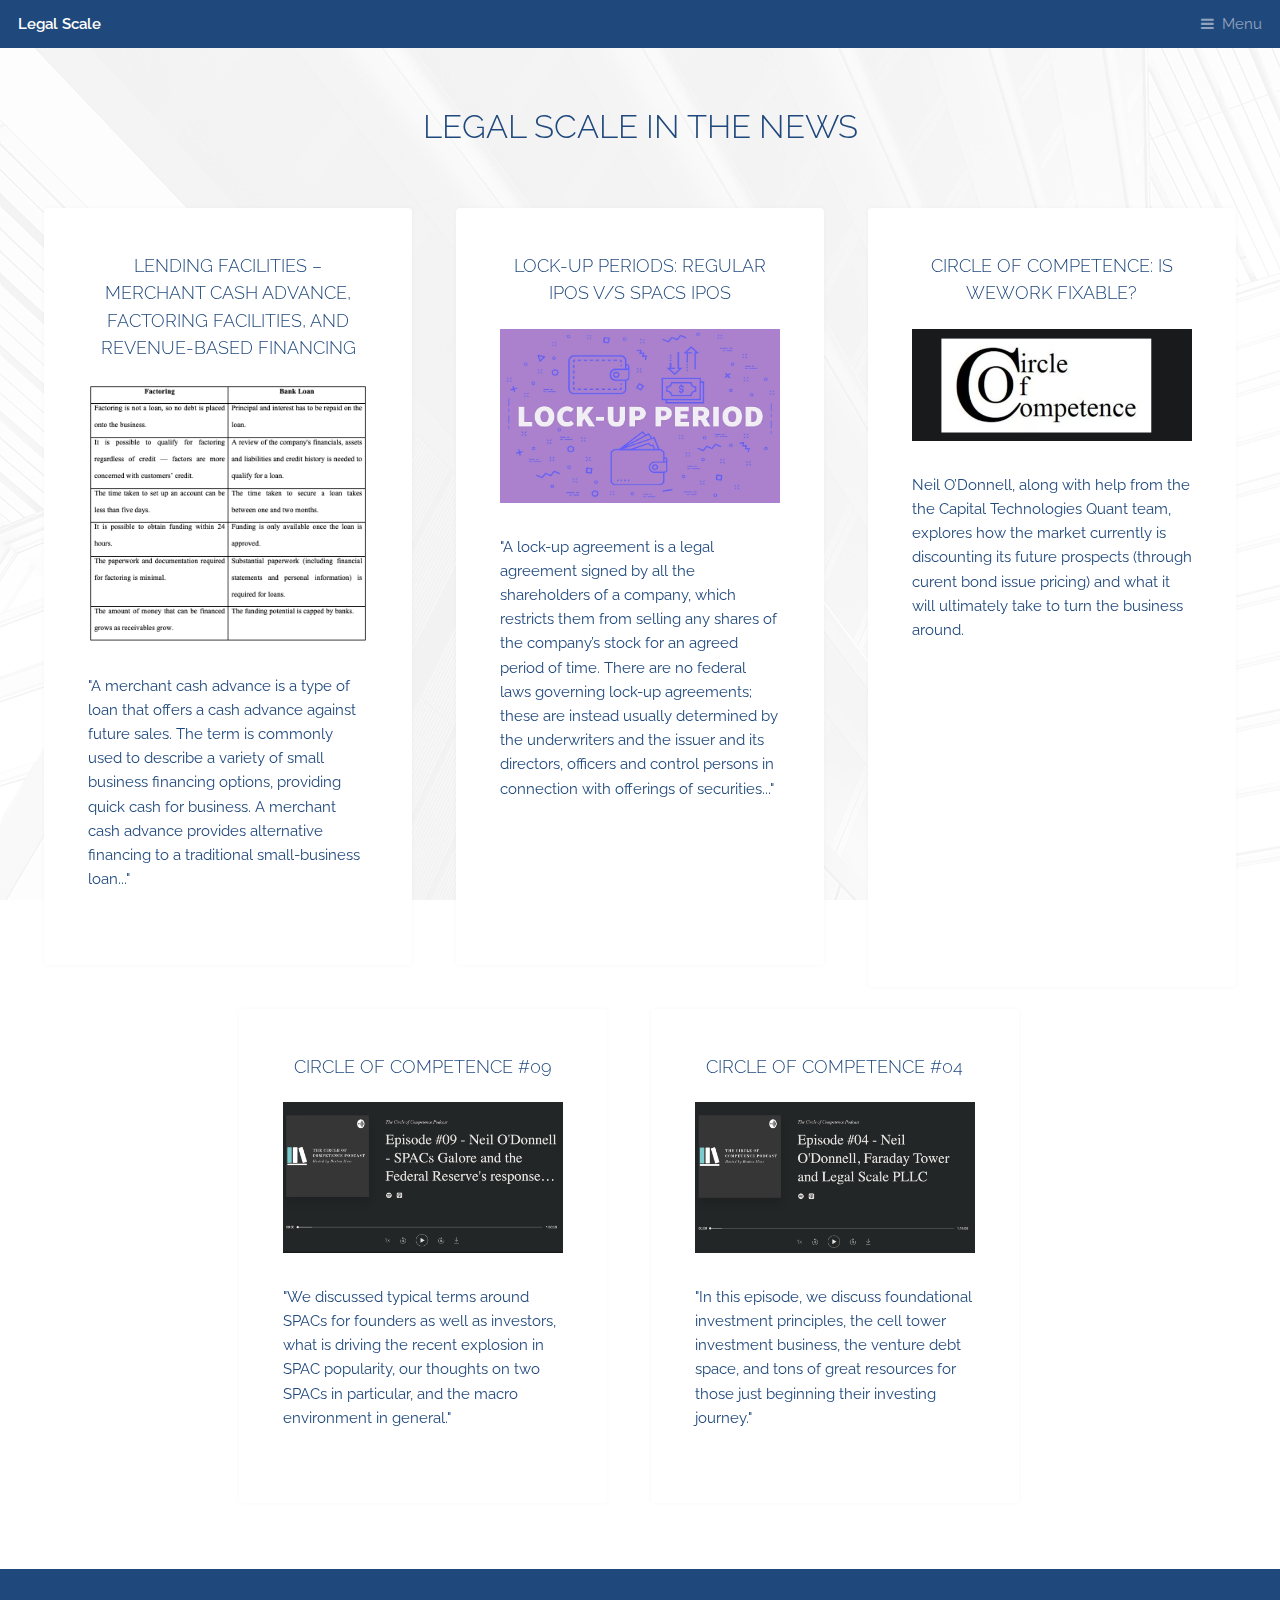
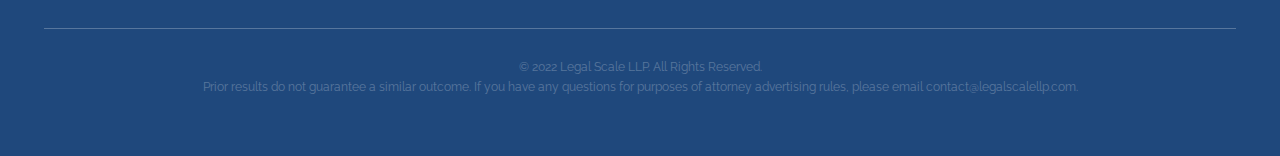
<file: news.html>
<!DOCTYPE HTML>

<html>
	<head>
		<title>Legal Scale</title>
		<meta charset="utf-8" />
		<meta name="viewport" content="width=device-width, initial-scale=1, user-scalable=no" />
		<link rel="icon" href="images/icon.jpg">
		<meta name="description" content="" />
		<meta name="keywords" content="" />
		<link href="assets/css/aos.css" rel="stylesheet">
		<link rel="stylesheet" href="assets/css/main.css" />
	</head>
	<body class="is-preload bodyTwo">

		<!-- Header -->
			<header id="header">
				<a class="logo" href="index.html">Legal Scale</a>
				<nav>
					<a href="#menu">Menu</a>
				</nav>
			</header>

		<!-- Nav -->
			<nav id="menu">
				<ul class="links">
					<li><a href="index.html">Home</a></li>
					<li><a href="people.html">People</a></li>
					<li><a href="practiceAreas.html">Our Practice Areas</a></li>
					<!-- <li><a href="#testimonials">Testimonials</a></li> -->
					<li><a href="news.html">News</a></li>
					<li><a href="careers.html">Careers</a></li>
					<li><a href="contactUs.html">Contact Us</a></li>
				</ul>
			</nav>

		<!-- Banner -->

			<section class="wrapper2" id="news">
				<div class="inner" style="width:100%;">
					<header class="special" data-aos = "fade-up" data-aos-delay="300">
						<h2>Legal Scale in the News</h2>
						<!-- <p>In arcu accumsan arcu adipiscing accumsan orci ac. Felis id enim aliquet. Accumsan ac integer lobortis commodo ornare aliquet accumsan erat tempus amet porttitor.</p> -->
					</header>
					<div class="highlights2" data-aos = "fade-right" data-aos-delay="300">

						<section>
							<div class="content">
								<header>
									<!-- <a href="#" class="icon fa-handshake-o"><span class="label">Icon</span></a> -->
									<h3><a href="mcas.html">Lending Facilities – Merchant Cash Advance, Factoring Facilities, and Revenue-Based Financing
									</a></h3>
								</header>
								<a href="mcas.html"><img src="images/mcas/factoring.png" alt="" style="width: 100%;"/></a>
								
								<p style="text-align:left;"><br/>
									"A merchant cash advance is a type of loan that offers a cash advance against future
									sales. The term is commonly used to describe a variety of small business financing options,
									providing quick cash for business. A merchant cash advance provides alternative financing to
									a traditional small-business loan..."
								</p>
							</div>
						</section>

						<section>
							<div class="content">
								<header>
									<!-- <a href="#" class="icon fa-handshake-o"><span class="label">Icon</span></a> -->
									<h3><a href="spacs.html">Lock-up Periods: Regular IPOs v/s SPACs IPOs</a></h3>
								</header>
								<a href="spacs.html"><img src="images/spacs.png" alt="" style="width: 100%;"/></a>
								
								<p style="text-align:left;"><br/>
									"A lock-up agreement is a legal agreement signed by all the shareholders of a company, which restricts them from selling any shares of the company’s stock for an agreed period of time. 
									There are no federal laws governing lock-up agreements; these are instead usually determined by the underwriters and the issuer and its directors, officers and control persons in connection with offerings of securities..."
								</p>
							</div>
						</section>

						
						
						<section>
							<div class="content">
								<header>
									<!-- <a href="#" class="icon fa-handshake-o"><span class="label">Icon</span></a> -->
									<h3><a href="https://www.circleofcompetence.co/single-post/is-wework-fixable">Circle of Competence: Is WeWork Fixable?</a></h3>
								</header>
								<a href="https://www.circleofcompetence.co/single-post/is-wework-fixable"><img src="images/coc.png" alt="" style="width: 100%;"/></a>
								
								<p style="text-align:left;"><br/>
								Neil O’Donnell, along with help from the the Capital Technologies Quant team, explores how the market currently is discounting its future prospects (through curent bond issue pricing) and what it will ultimately take to turn the business around.
								</p>
							</div>
						</section>
						<section>
							<div class="content">
								<header>
									<!-- <a href="#" class="icon fa-handshake-o"><span class="label">Icon</span></a> -->
									<h3><a href="https://www.circleofcompetence.co/podcast-1/episode/2c3d5522/episode-09-neil-odonnell-spacs-galore-and-the-federal-reserves-response-to-covid-19">Circle of Competence #09</a></h3>
								</header>
								<a href="https://www.circleofcompetence.co/podcast-1/episode/2c3d5522/episode-09-neil-odonnell-spacs-galore-and-the-federal-reserves-response-to-covid-19"><img src="images/link2.png" alt="" style="width: 100%;"/></a>
								<p style="text-align:left;"><br/>
								"We discussed typical terms around SPACs for founders as well as investors, what is driving the recent explosion in SPAC popularity, our thoughts on two SPACs in particular, and the macro environment in general."
								</p>
							</div>
						</section>
						<section>
							<div class="content">
								<header>
									<!-- <a href="#" class="icon fa-handshake-o"><span class="label">Icon</span></a> -->
									<h3><a href="https://www.circleofcompetence.co/podcast-1/episode/38c52bf4/episode-04-neil-odonnell-faraday-tower-and-legal-scale-pllc">Circle of Competence #04</a></h3>
								</header>
								<a href="https://www.circleofcompetence.co/podcast-1/episode/38c52bf4/episode-04-neil-odonnell-faraday-tower-and-legal-scale-pllc"><img src="images/link1.png" alt="" style="width: 100%;"/></a>
								<p style="text-align:left;"><br/>
								"In this episode, we discuss foundational investment principles, the cell tower investment business, the venture debt space, and tons of great resources for those just beginning their investing journey."
								</p>
							</div>
						</section>
						
				</div>
			</section>

		<!-- Testimonials -->
			<!-- <section class="wrapper" id="testimonials">
				<div class="inner">
					<header class="special" data-aos = "fade-up" data-aos-delay="300">
						<h2>Testimonials</h2>
						<p>In arcu accumsan arcu adipiscing accumsan orci ac. Felis id enim aliquet. Accumsan ac integer lobortis commodo ornare aliquet accumsan erat tempus amet porttitor.</p>
					</header>
					<div class="testimonials" data-aos = "fade-right" data-aos-delay="300">
						<section>
							<div class="content">
								<blockquote>
									<p>Nunc lacinia ante nunc ac lobortis ipsum. Interdum adipiscing gravida odio porttitor sem non mi integer non faucibus.</p>
								</blockquote>
								<div class="author">
									<div class="image">
										<img src="images/pic01.jpg" alt="" />
									</div>
									<p class="credit">- <strong>Jane Doe</strong> <span>CEO - ABC Inc.</span></p>
								</div>
							</div>
						</section>
						<section>
							<div class="content">
								<blockquote>
									<p>Nunc lacinia ante nunc ac lobortis ipsum. Interdum adipiscing gravida odio porttitor sem non mi integer non faucibus.</p>
								</blockquote>
								<div class="author">
									<div class="image">
										<img src="images/pic03.jpg" alt="" />
									</div>
									<p class="credit">- <strong>John Doe</strong> <span>CEO - ABC Inc.</span></p>
								</div>
							</div>
						</section>
						<section>
							<div class="content">
								<blockquote>
									<p>Nunc lacinia ante nunc ac lobortis ipsum. Interdum adipiscing gravida odio porttitor sem non mi integer non faucibus.</p>
								</blockquote>
								<div class="author">
									<div class="image">
										<img src="images/pic02.jpg" alt="" />
									</div>
									<p class="credit">- <strong>Janet Smith</strong> <span>CEO - ABC Inc.</span></p>
								</div>
							</div>
						</section>
					</div>
				</div>
			</section> -->

		<!-- Footer -->
			<footer id="footer">
				<div class="inner">
					<div class="content">
						
						<!-- <section>
							<h4>Sem turpis amet semper</h4>
							<ul class="alt">
								<li><a href="#">Dolor pulvinar sed etiam.</a></li>
								<li><a href="#">Etiam vel lorem sed amet.</a></li>
								<li><a href="#">Felis enim feugiat viverra.</a></li>
								<li><a href="#">Dolor pulvinar magna etiam.</a></li>
							</ul>
						</section>
						<section>
							<h4>Magna sed ipsum</h4>
							<ul class="plain">
								<li><a href="#"><i class="icon fa-twitter">&nbsp;</i>Twitter</a></li>
								<li><a href="https://www.linkedin.com/in/npoesq/"><i class="icon fa-linkedin">&nbsp;</i>LinkedIn</a></li>
								<li><a href="#"><i class="icon fa-instagram">&nbsp;</i>Instagram</a></li>
								<li><a href="#"><i class="icon fa-github">&nbsp;</i>Github</a></li>
							</ul>
						</section> -->
					</div>
					<div class="copyright">
						&copy; 2022 Legal Scale LLP. All Rights Reserved.
						<br/>
						Prior results do not guarantee a similar outcome. If you have any questions for purposes of attorney advertising rules, please email contact@legalscalellp.com.
					</div>
				</div>
			</footer>

		<!-- Scripts -->
			<script src="assets/js/jquery.min.js"></script>
			<script src="assets/js/browser.min.js"></script>
			<script src="assets/js/breakpoints.min.js"></script>
			<script src="assets/js/util.js"></script>
			<script src="assets/js/main.js"></script>
			<script src="assets/js/aos.js"></script>
		<script>
			AOS.init();
		  </script>
	</body>
</html>
</file>
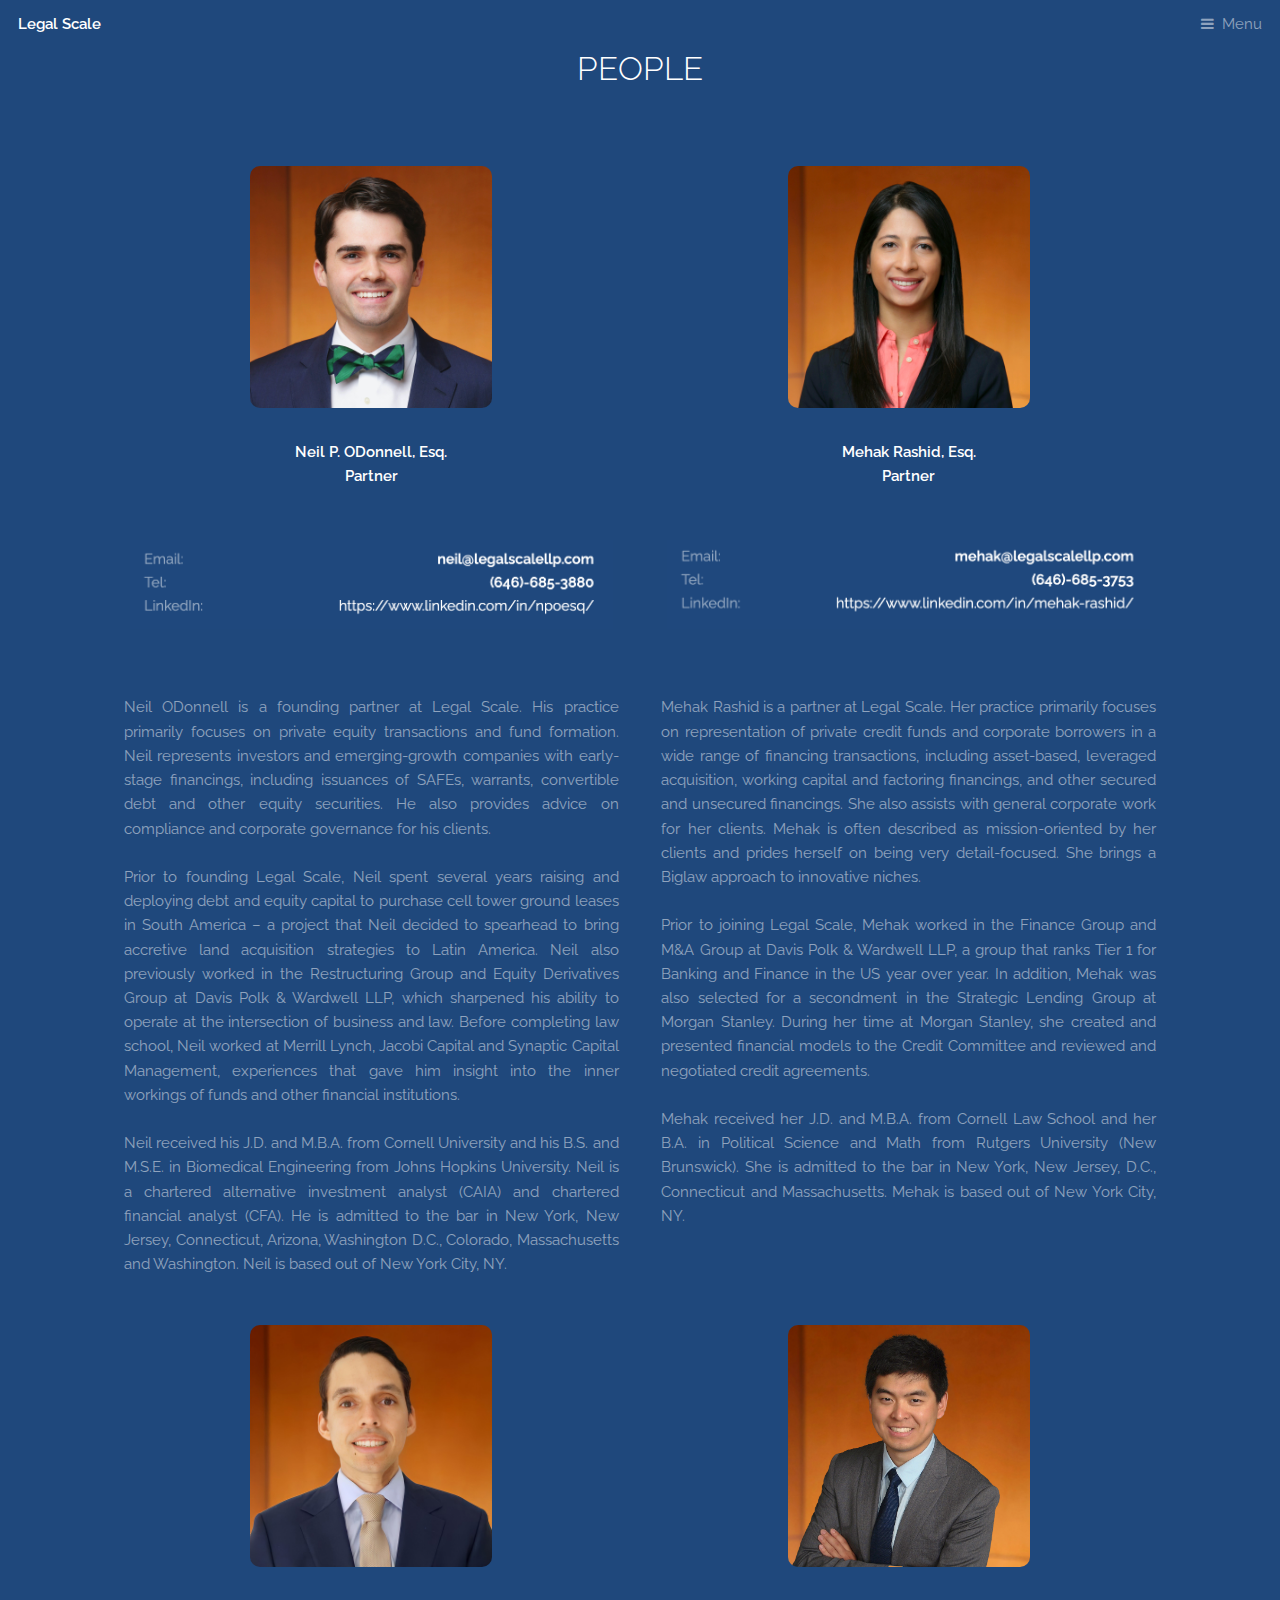
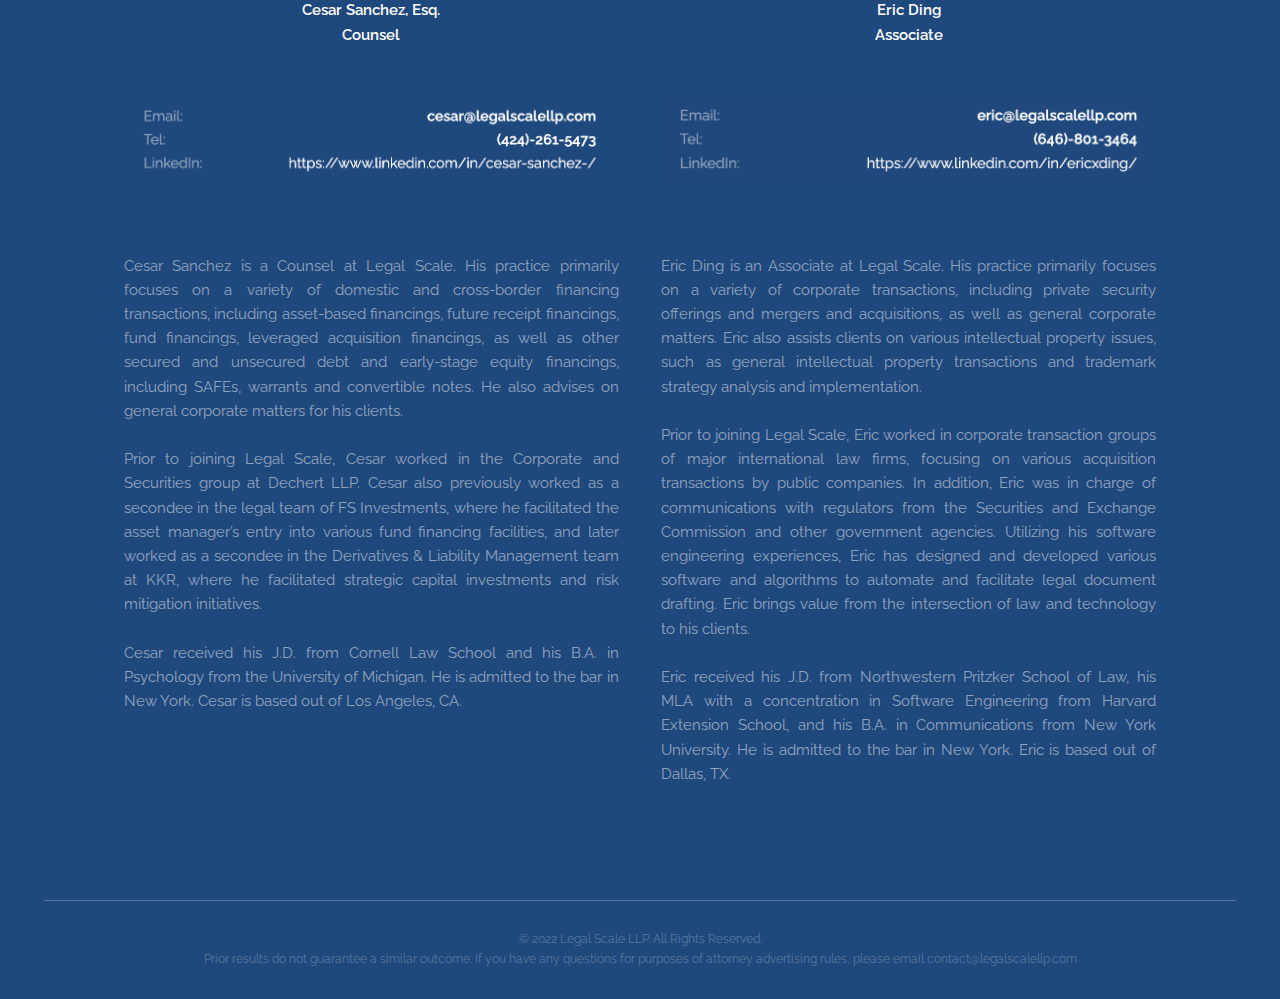
<file: people.html>
<!DOCTYPE HTML>

<html>
	<head>
		<title>Legal Scale</title>
		<meta charset="utf-8" />
		<meta name="viewport" content="width=device-width, initial-scale=1, user-scalable=no" />
		<link rel="icon" href="images/icon.jpg">
		<meta name="description" content="" />
		<meta name="keywords" content="" />
		<link href="assets/css/aos.css" rel="stylesheet">
		<link rel="stylesheet" href="assets/css/main.css" />
	</head>
	<body class="is-preload">

		<!-- Header -->
			<header id="header">
				<a class="logo" href="index.html">Legal Scale</a>
				<nav>
					<a href="#menu">Menu</a>
				</nav>
			</header>

		<!-- Nav -->
			<nav id="menu">
				<ul class="links">
					<li><a href="index.html">Home</a></li>
					<li><a href="people.html">People</a></li>
					<li><a href="practiceAreas.html">Practice Areas</a></li>
					<!-- <li><a href="#testimonials">Testimonials</a></li> -->
					<li><a href="news.html">News</a></li>
					<li><a href="careers.html">Careers</a></li>
					<li><a href="contactUs.html">Contact Us</a></li>
				</ul>
			</nav>

		<!-- Banner -->


		<!-- Footer -->
			<footer id="footer" style="min-height:100vh;max-width: 100%;margin: 0;padding: 0;background: #1f487c;">
				<div class="inner" style="width: 100%;margin-left: auto;margin-right: auto;background: #1f487c;">
					<div class="content" style="width: 100%;margin-left: auto;margin-right: auto;background: #1f487c;">
						<section style="width:100%;max-width: 100%; padding-bottom: 4%;margin-left: auto;margin-right: auto;background: #1f487c;" data-aos = "fade-up" data-aos-delay="300">
							<h2 style="text-align: center;">People</h2>
							<div style="height:3vh;"></div>
							<div style="justify-content: center;margin: auto; display: flex;
							flex-wrap: wrap;
							box-sizing: border-box;">
								<div style="width:50%;padding: 0;margin: auto;">
									<div style="min-height:170px;
									min-width: 100px;padding: 5%;margin: auto;">
										<img src="images/Neil.jpeg" style="
										display:inline-block;
										width: auto;
										max-width: 50%;
										min-width: 135px;
										height: auto;
										text-align: center;
										border-radius: 10px;
										display: block;
										padding: 0;
										margin: auto">	
										</img>	
									</div>
								</div>
								<div style="width:50%;padding: 0;margin: auto;">
									<div style="min-height:170px;
									min-width: 100px;padding: 5%;margin: auto;">
										<img src="images/Mehak.jpg" style="
										display:inline-block;
										width: auto;
										max-width: 50%;
										min-width: 135px;
										height: auto;
										text-align: center;
										border-radius: 10px;
										display: block;
										padding: 0;
										margin: auto">	
										</img>	
									</div>
								</div>
							</div>
							
							<div style="justify-content: center;padding: 0;padding-top: 5px;margin: auto;
							display: flex;
							flex-wrap: wrap;
							box-sizing: border-box;">
								<div style="float:left;width: 50%;">
									<p style="width:200px;vertical-align:bottom;display:inline-block;
									border-radius: 10px;
									display: block;
									margin-left: auto;
									margin-right: auto;
									text-align: center;
									width: auto;
									margin: auto;
									padding-left: 1%;
									padding-right: 1%;
									word-wrap: break-word;
									">
											<b>Neil P. ODonnell, Esq.</b>
											<br/> <b>Partner</b>
											<br/><br/>
									</p>
								</div>
								<div style="float:left;width: 50%;">
									<p style="width:200px;vertical-align:bottom;display:inline-block;
									border-radius: 10px;
									display: block;
									text-align:justify;
									margin-left: auto;
									margin-right: auto;
									text-align: center;
									width: auto;
									margin: auto;
									padding-left: 1%;
									padding-right: 1%;
									word-wrap: break-word;
									">
											<b>Mehak Rashid, Esq. </b>
											<br/> <b>Partner</b>
											<br/><br/>
									</p>
								</div>

								<!-- <div style="float:left;width: 50%; height: 175px;padding:0;padding-top: 40px;word-wrap: break-word;">
									<p style="width:90%;max-width:475px;margin-bottom: 0;vertical-align:bottom;display:inline-block;
									height:175px;
									border-radius: 10px;
									display: block;
									text-align:justify;
									margin-left: auto;
									margin-right: auto;
									text-align: justify;
									text-align-last: justify;
									padding-left: 1%;
									padding-right: 1%;
									word-wrap: break-word;
									">
											Email: <b style="word-wrap: break-word;">mehak@legalscalellp.com</b>
											<br/>Tel: <b>(646)-685-3753</b>
											<br/>
											<a href="https://www.linkedin.com/in/mehak-rashid/">LinkedIn: 
												<span style="color:white">https://www.linkedin.com/in/mehak-rashid/</span>
												<i class="specialIcons icon fa-linkedin">&nbsp;</i>
											</a>
											
											Email: <b style="word-wrap: break-word;">eric@legalscalellp.com</b>
											<br/>Tel: <b>(646)-801-3464</b>
											<br/>
											<a href="https://www.linkedin.com/in/ericxding">LinkedIn: 
												<span style="color:white">https://www.linkedin.com/in/ericxding/</span>
												
											</a>

											<br/>
											Email: <b style="word-wrap: break-word;">neil@legalscalellp.com</b>
											<br/>Tel: <b>(646)-685-3880</b>
											<br/>
											<a href="https://www.linkedin.com/in/npoesq/">LinkedIn: 
												<span style="color:white">https://www.linkedin.com/in/npoesq/</span>
												<i class="specialIcons icon fa-linkedin">&nbsp;</i>
											</a>
											<br/>
									</p>
								</div> -->

								<!-- <div style="float:left;width: 50%; height: 175px;padding:0;padding-top: 40px;word-wrap: break-word;">
									<p style="width:90%;max-width:250px;margin-bottom: 0;vertical-align:bottom;display:inline-block;
									height:175px;
									border-radius: 10px;
									display: block;
									text-align:justify;
									margin-left: auto;
									margin-right: auto;
									text-align: justify;
									text-align-last: justify;
									word-wrap: break-word;
									padding-left: 1%;
									padding-right: 1%;
									">
											Email: <b style="word-wrap: break-word;">mehak@legalscalellp.com</b>
											<br/>
											Tel: <b>(555)-685-3753</b>
											<br/>
											LinkedIn: <i class="icon fa-linkedin">&nbsp;</i></a>
											<br/>
											<a href="https://www.linkedin.com/in/mehak-rashid/">LinkedIn: 
												<span style="color:white">https://www.linkedin.com/in/mehak-rashid/</span>
												<span class="specialIcons"><i class=" icon fa-linkedin">&nbsp;</i> </span> 
											</a>
									</p>
								</div> -->
								<div style="justify-content: center;width:100%; display: flex;
							flex-wrap: wrap;
							box-sizing: border-box;">
								<div style="width:50%;padding: 0;margin: auto;">
									<div style="min-height:60px;
									min-width: 125px;padding: 5%;margin: auto;">
										<img src="images/profiles/neil-contact.png" style="
										display:inline-block;
										width: auto;
										max-width: 100%;
										min-width: 125px;
										height: auto;
										text-align: center;
										display: block;
										padding: 0;
										margin: auto">	
										</img>	
									</div>
								</div>
								<div style="width:50%;padding: 0;margin: auto;">
									<div style="min-height:60px;
									min-width: 125px;padding: 5%;margin: auto;">
										<img src="images/profiles/mehak-contact.png" style="
										display:inline-block;
										width: auto;
										max-width: 100%;
										min-width: 125px;
										height: auto;
										text-align: center;
										display: block;
										padding: 0;
										margin: auto">	
										</img>	
									</div>
								</div>
							</div>
								<div style="float:left;width: 50%; padding: 2%;padding-top: 40px; height: auto">
									<p style="width:100%;margin-bottom: 0;vertical-align:bottom;display:inline-block;
									border-radius: 10px;
									display: block;
									text-align:justify;
									margin-left: auto;
									margin-right: auto;
									">
											Neil ODonnell is a founding partner at Legal Scale. His practice primarily focuses on private equity transactions and fund formation. Neil represents investors and emerging-growth companies with early-stage financings, including issuances of SAFEs, warrants, convertible debt and other equity securities. He also provides advice on compliance and corporate governance for his clients.
											<br/><br/>
											Prior to founding Legal Scale, Neil spent several years raising and deploying debt and equity capital to purchase cell tower ground leases in South America – a project that Neil decided to spearhead to bring accretive land acquisition strategies to Latin America. Neil also previously worked in the Restructuring Group and Equity Derivatives Group at Davis Polk & Wardwell LLP, which sharpened his ability to operate at the intersection of business and law. Before completing law school, Neil worked at Merrill Lynch, Jacobi Capital and Synaptic Capital Management, experiences that gave him insight into the inner workings of funds and other financial institutions.
											<br/><br/>
											Neil received his J.D. and M.B.A. from Cornell University and his B.S. and M.S.E. in Biomedical Engineering from Johns Hopkins University. Neil is a chartered alternative investment analyst (CAIA) and chartered financial analyst (CFA). He is admitted to the bar in New York, New Jersey, Connecticut, Arizona, Washington D.C., Colorado, Massachusetts and Washington. Neil is based out of New York City, NY.
											
									</p>
								</div>
								<div style="float:left;width: 50%; padding: 2%;padding-top: 40px;">
									<p style="width:100%;margin-bottom: 0;vertical-align:bottom;display:inline-block;
									border-radius: 10px;
									display: block;
									text-align:justify;
									margin-left: auto;
									margin-right: auto;
									">
											Mehak Rashid is a partner at Legal Scale. Her practice primarily focuses on representation of private credit funds and corporate borrowers in a wide range of financing transactions, including asset-based, leveraged acquisition, working capital and factoring financings, and other secured and unsecured financings. She also assists with general corporate work for her clients. Mehak is often described as mission-oriented by her clients and prides herself on being very detail-focused. She brings a Biglaw approach to innovative niches.
											<br/><br/>
											Prior to joining Legal Scale, Mehak worked in the Finance Group and M&A Group at Davis Polk & Wardwell LLP, a group that ranks Tier 1 for Banking and Finance in the US year over year. In addition, Mehak was also selected for a secondment in the Strategic Lending Group at Morgan Stanley. During her time at Morgan Stanley, she created and presented financial models to the Credit Committee and reviewed and negotiated credit agreements.
											<br/><br/>
											Mehak received her J.D. and M.B.A. from Cornell Law School and her B.A. in Political Science and Math from Rutgers University (New Brunswick). She is admitted to the bar in New York, New Jersey, D.C., Connecticut and Massachusetts. Mehak is based out of New York City, NY.
									</p>
								</div>
								
								<!-- Hello -->
								<div style="height:3vh;"></div>
							<div style="justify-content: center;margin: auto; display: flex;
							flex-wrap: wrap;
							box-sizing: border-box;">
								<div style="width:50%;padding: 0;margin: auto;">
									<div style="min-height:170px;
									min-width: 100px;padding: 5%;margin: auto;">
										<img src="images/profiles/Cesar.jpg" style="
										display:inline-block;
										width: auto;
										max-width: 50%;
										min-width: 135px;
										height: auto;
										text-align: center;
										border-radius: 10px;
										display: block;
										padding: 0;
										margin: auto">	
										</img>	
									</div>
								</div>
								<div style="width:50%;padding: 0;margin: auto;">
									<div style="min-height:170px;
									min-width: 100px;padding: 5%;margin: auto;">
										<img src="images/profiles/Eric.png" style="
										display:inline-block;
										width: auto;
										max-width: 50%;
										min-width: 135px;
										height: auto;
										text-align: center;
										border-radius: 10px;
										display: block;
										padding: 0;
										margin: auto">	
										</img>	
									</div>
								</div>
							</div>
							
							<div style="justify-content: center;padding: 0;padding-top: 5px;margin: auto;
							display: flex;
							flex-wrap: wrap;
							box-sizing: border-box;">
								<div style="float:left;width: 50%;">
									<p style="width:200px;vertical-align:bottom;display:inline-block;
									border-radius: 10px;
									display: block;
									margin-left: auto;
									margin-right: auto;
									text-align: center;
									width: auto;
									margin: auto;
									padding-left: 1%;
									padding-right: 1%;
									word-wrap: break-word;
									">
											<b>Cesar Sanchez, Esq.</b>
											<br/> <b>Counsel</b>
											<br/><br/>
									</p>
								</div>
								<div style="float:left;width: 50%;">
									<p style="width:200px;vertical-align:bottom;display:inline-block;
									border-radius: 10px;
									display: block;
									text-align:justify;
									margin-left: auto;
									margin-right: auto;
									text-align: center;
									width: auto;
									margin: auto;
									padding-left: 1%;
									padding-right: 1%;
									word-wrap: break-word;
									">
											<b>Eric Ding</b>
											<br/> <b>Associate</b>
											<br/><br/>
									</p>
								</div>

								<!-- <div style="float:left;width: 50%; height: 175px;padding:0;padding-top: 40px;word-wrap: break-word;">
									<p style="width:90%;max-width:475px;margin-bottom: 0;vertical-align:bottom;display:inline-block;
									height:175px;
									border-radius: 10px;
									display: block;
									text-align:justify;
									margin-left: auto;
									margin-right: auto;
									text-align: justify;
									text-align-last: justify;
									padding-left: 1%;
									padding-right: 1%;
									word-wrap: break-word;
									">
											Email: <b style="word-wrap: break-word;">malissa@legalscalellp.com</b>
											<br/>Tel: <b>(424)-261-5473</span></b>
											<br/>
											<a href="https://www.linkedin.com/in/cesar-sanchez-/">LinkedIn: 
												<span style="color:white">https://www.linkedin.com/in/cesar-sanchez-/</span>
												<i class="specialIcons icon fa-linkedin">&nbsp;</i>
											</a>
											<br/>
												<ul class="plain" style="padding-left: 1%">
													<li>
														<a href="https://www.linkedin.com/in/cesar-sanchez-/">LinkedIn: 
														<i class="icon fa-linkedin">&nbsp;</i>
														</a>
													</li>
												</ul>
											
									</p>
								</div> -->

								<!-- <div style="float:left;width: 50%; height: 175px;padding:0;padding-top: 40px;word-wrap: break-word;">
									<p style="width:90%;max-width:250px;margin-bottom: 0;vertical-align:bottom;display:inline-block;
									height:175px;
									border-radius: 10px;
									display: block;
									text-align:justify;
									margin-left: auto;
									margin-right: auto;
									text-align: justify;
									text-align-last: justify;
									word-wrap: break-word;
									padding-left: 1%;
									padding-right: 1%;
									">
											Email: <b style="word-wrap: break-word;">mehak@legalscalellp.com</b>
											<br/>
											Tel: <b>(555)-685-3753</b>
											<br/>
											LinkedIn: <i class="icon fa-linkedin">&nbsp;</i></a>
											<br/>
											<a href="https://www.linkedin.com/in/mehak-rashid/">LinkedIn: 
												<span style="color:white">https://www.linkedin.com/in/mehak-rashid/</span>
												<span class="specialIcons"><i class=" icon fa-linkedin">&nbsp;</i> </span> 
											</a>
									</p>
								</div> -->
								<div style="justify-content: center;width:100%; display: flex;
							flex-wrap: wrap;
							box-sizing: border-box;">
								<div style="width:50%;padding: 0;margin: auto;">
									<div style="min-height:60px;
									min-width: 125px;padding: 5%;margin: auto;">
										<img src="images/profiles/cesar-contact.png" style="
										display:inline-block;
										width: auto;
										max-width: 100%;
										min-width: 125px;
										height: auto;
										text-align: center;
										display: block;
										padding: 0;
										margin: auto">	
										</img>	
									</div>
								</div>
								<div style="width:50%;padding: 0;margin: auto;">
									<div style="min-height:60px;
									min-width: 125px;padding: 5%;margin: auto;">
										<img src="images/profiles/eric-contact.png" style="
										display:inline-block;
										width: auto;
										max-width: 100%;
										min-width: 125px;
										height: auto;
										text-align: center;
										display: block;
										padding: 0;
										margin: auto">	
										</img>	
									</div>
								</div>
							</div>
								<div style="float:left;width: 50%; padding: 2%;padding-top: 40px; height: auto">
									<p style="width:100%;margin-bottom: 0;vertical-align:bottom;display:inline-block;
									border-radius: 10px;
									display: block;
									text-align:justify;
									margin-left: auto;
									margin-right: auto;
									">
											Cesar Sanchez is a Counsel at Legal Scale. His practice primarily focuses on a variety of domestic and cross-border financing transactions, including asset-based financings, future receipt financings, fund financings, leveraged acquisition financings, as well as other secured and unsecured debt and early-stage equity financings, including SAFEs, warrants and convertible notes. He also advises on general corporate matters for his clients.  
											<br/><br/>
											Prior to joining Legal Scale, Cesar worked in the Corporate and Securities group at Dechert LLP. Cesar also previously worked as a secondee in the legal team of FS Investments, where he facilitated the asset manager’s entry into various fund financing facilities, and later worked as a secondee in the Derivatives & Liability Management team at KKR, where he facilitated strategic capital investments and risk mitigation initiatives.
											<br/><br/>
											Cesar received his J.D. from Cornell Law School and his B.A. in Psychology from the University of Michigan. He is admitted to the bar in New York. Cesar is based out of Los Angeles, CA.
									</p>
								</div>
								<div style="float:left;width: 50%; padding: 2%;padding-top: 40px;">
									<p style="width:100%;margin-bottom: 0;vertical-align:bottom;display:inline-block;
									border-radius: 10px;
									display: block;
									text-align:justify;
									margin-left: auto;
									margin-right: auto;
									">
											Eric Ding is an Associate at Legal Scale. His practice primarily focuses on a variety of corporate transactions, including private security offerings and mergers and acquisitions, as well as general corporate matters. Eric also assists clients on various intellectual property issues, such as general intellectual property transactions and trademark strategy analysis and implementation.  
											<br/><br/>
											Prior to joining Legal Scale, Eric worked in corporate transaction groups of major international law firms, focusing on various acquisition transactions by public companies. In addition, Eric was in charge of communications with regulators from the Securities and Exchange Commission and other government agencies. Utilizing his software engineering experiences, Eric has designed and developed various software and algorithms to automate and facilitate legal document drafting. Eric brings value from the intersection of law and technology to his clients.
											<br/><br/>
											Eric received his J.D. from Northwestern Pritzker School of Law, his MLA with a concentration in Software Engineering from Harvard Extension School, and his B.A. in Communications from New York University. He is admitted to the bar in New York. Eric is based out of Dallas, TX. 	
									</p>
								</div>
								
								
							</div>
							
							<div style="height:5vh;">
							</div>
						</section>
						<!-- <section>
							<h4>Sem turpis amet semper</h4>
							<ul class="alt">
								<li><a href="#">Dolor pulvinar sed etiam.</a></li>
								<li><a href="#">Etiam vel lorem sed amet.</a></li>
								<li><a href="#">Felis enim feugiat viverra.</a></li>
								<li><a href="#">Dolor pulvinar magna etiam.</a></li>
							</ul>
						</section>
						<section>
							<h4>Magna sed ipsum</h4>
							<ul class="plain">
								<li><a href="#"><i class="icon fa-twitter">&nbsp;</i>Twitter</a></li>
								<li><a href="https://www.linkedin.com/in/npoesq/"><i class="icon fa-linkedin">&nbsp;</i>LinkedIn</a></li>
								<li><a href="#"><i class="icon fa-instagram">&nbsp;</i>Instagram</a></li>
								<li><a href="#"><i class="icon fa-github">&nbsp;</i>Github</a></li>
							</ul>
						</section> -->
					</div>
					<div class="copyright">
						&copy; 2022 Legal Scale LLP. All Rights Reserved.
						<br/>
						Prior results do not guarantee a similar outcome. If you have any questions for purposes of attorney advertising rules, please email contact@legalscalellp.com
					</div>
				</div>
			</footer>

		<!-- Scripts -->
			<script src="assets/js/jquery.min.js"></script>
			<script src="assets/js/browser.min.js"></script>
			<script src="assets/js/breakpoints.min.js"></script>
			<script src="assets/js/util.js"></script>
			<script src="assets/js/main.js"></script>
			<script src="assets/js/aos.js"></script>
		<script>
			AOS.init();
		  </script>
	</body>
</html>
</file>
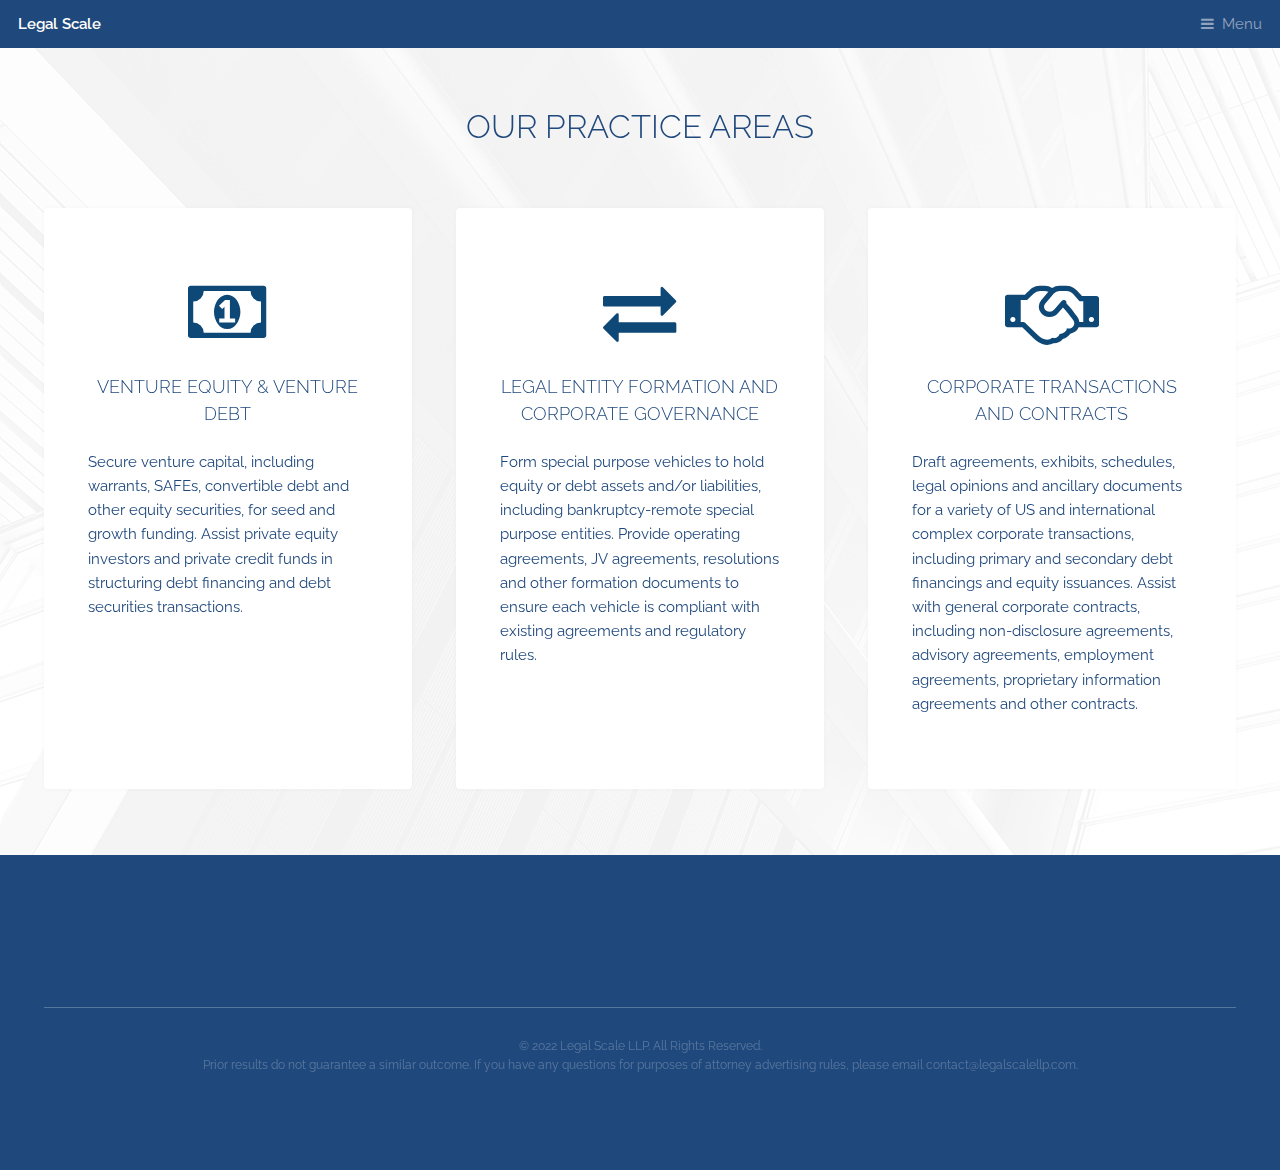
<file: practiceAreas.html>
<!DOCTYPE HTML>

<html>
	<head>
		<title>Legal Scale</title>
		<meta charset="utf-8" />
		<meta name="viewport" content="width=device-width, initial-scale=1, user-scalable=no" />
		<link rel="icon" href="images/icon.jpg">
		<meta name="description" content="" />
		<meta name="keywords" content="" />
		<link href="assets/css/aos.css" rel="stylesheet">
		<link rel="stylesheet" href="assets/css/main.css" />
	</head>
	<body class="is-preload bodyTwo">

		<!-- Header -->
			<header id="header">
				<a class="logo" href="index.html">Legal Scale</a>
				<nav>
					<a href="#menu">Menu</a>
				</nav>
			</header>

		<!-- Nav -->
			<nav id="menu">
				<ul class="links">
					<li><a href="index.html">Home</a></li>
					<li><a href="people.html">People</a></li>
					<li><a href="practiceAreas.html">Our Practice Areas</a></li>
					<!-- <li><a href="#testimonials">Testimonials</a></li> -->
					<li><a href="news.html">News</a></li>
					<li><a href="careers.html">Careers</a></li>
					<li><a href="contactUs.html">Contact Us</a></li>
				</ul>
			</nav>

		<!-- Banner -->

		<!-- CTA -->

		<!-- Highlights -->
			<section class="wrapper2" id="products">
				<div class="inner" style="width:100%;min-height:65vh">
					<header class="special" data-aos = "fade-up" data-aos-delay="300">
						<h2>Our Practice Areas</h2>
						<!-- <p>In arcu accumsan arcu adipiscing accumsan orci ac. Felis id enim aliquet. Accumsan ac integer lobortis commodo ornare aliquet accumsan erat tempus amet porttitor.</p> -->
					</header>
					<div class="highlights" data-aos = "fade-right" data-aos-delay="300">
						<section>
							<div class="content">
								<header>
									<a href="#" class="icon fa-money"><span class="label">Icon</span></a>
									<h3>Venture Equity & Venture Debt</h3>
								</header>
								<p style="text-align:left;">Secure venture capital, including warrants, SAFEs, convertible debt and other equity securities, for seed and growth funding. Assist private equity investors and private credit funds in structuring debt financing and debt securities transactions.</p>
							</div>
						</section>
						<section>
							<div class="content">
								<header>
									<a href="#" class="icon fa-exchange"><span class="label">Icon</span></a>
									<h3>Legal Entity Formation and Corporate Governance</h3>
								</header>
								<p style="text-align: left;">Form special purpose vehicles to hold equity or debt assets and/or liabilities, including bankruptcy-remote special purpose entities. Provide operating agreements, JV agreements, resolutions and other formation documents to ensure each vehicle is compliant with existing agreements and regulatory rules.</p>
							</div>
						</section>
						<section>
							<div class="content">
								<header>
									<a href="#" class="icon fa-handshake-o"><span class="label">Icon</span></a>
									<h3>Corporate Transactions and Contracts</h3>
								</header>
								<p style="text-align: left;">Draft agreements, exhibits, schedules, legal opinions and ancillary documents for a variety of US and international complex corporate transactions, including primary and secondary debt financings and equity issuances. Assist with general corporate contracts, including non-disclosure agreements, advisory agreements, employment agreements, proprietary information agreements and other contracts.</p>
							</div>
						</section>
						
				</div>
			</section>

			
		<!-- Testimonials -->
			<!-- <section class="wrapper" id="testimonials">
				<div class="inner">
					<header class="special" data-aos = "fade-up" data-aos-delay="300">
						<h2>Testimonials</h2>
						<p>In arcu accumsan arcu adipiscing accumsan orci ac. Felis id enim aliquet. Accumsan ac integer lobortis commodo ornare aliquet accumsan erat tempus amet porttitor.</p>
					</header>
					<div class="testimonials" data-aos = "fade-right" data-aos-delay="300">
						<section>
							<div class="content">
								<blockquote>
									<p>Nunc lacinia ante nunc ac lobortis ipsum. Interdum adipiscing gravida odio porttitor sem non mi integer non faucibus.</p>
								</blockquote>
								<div class="author">
									<div class="image">
										<img src="images/pic01.jpg" alt="" />
									</div>
									<p class="credit">- <strong>Jane Doe</strong> <span>CEO - ABC Inc.</span></p>
								</div>
							</div>
						</section>
						<section>
							<div class="content">
								<blockquote>
									<p>Nunc lacinia ante nunc ac lobortis ipsum. Interdum adipiscing gravida odio porttitor sem non mi integer non faucibus.</p>
								</blockquote>
								<div class="author">
									<div class="image">
										<img src="images/pic03.jpg" alt="" />
									</div>
									<p class="credit">- <strong>John Doe</strong> <span>CEO - ABC Inc.</span></p>
								</div>
							</div>
						</section>
						<section>
							<div class="content">
								<blockquote>
									<p>Nunc lacinia ante nunc ac lobortis ipsum. Interdum adipiscing gravida odio porttitor sem non mi integer non faucibus.</p>
								</blockquote>
								<div class="author">
									<div class="image">
										<img src="images/pic02.jpg" alt="" />
									</div>
									<p class="credit">- <strong>Janet Smith</strong> <span>CEO - ABC Inc.</span></p>
								</div>
							</div>
						</section>
					</div>
				</div>
			</section> -->

		<!-- Footer -->
			<footer id="footer" style="min-height: 35vh;">
				<div class="inner">
					<div class="content">
						<section style="width:100%; padding-bottom: 4%;" data-aos = "fade-up" data-aos-delay="300">
							
							<div style="height:5vh;">
							</div>
						</section>
						<!-- <section>
							<h4>Sem turpis amet semper</h4>
							<ul class="alt">
								<li><a href="#">Dolor pulvinar sed etiam.</a></li>
								<li><a href="#">Etiam vel lorem sed amet.</a></li>
								<li><a href="#">Felis enim feugiat viverra.</a></li>
								<li><a href="#">Dolor pulvinar magna etiam.</a></li>
							</ul>
						</section>
						<section>
							<h4>Magna sed ipsum</h4>
							<ul class="plain">
								<li><a href="#"><i class="icon fa-twitter">&nbsp;</i>Twitter</a></li>
								<li><a href="https://www.linkedin.com/in/npoesq/"><i class="icon fa-linkedin">&nbsp;</i>LinkedIn</a></li>
								<li><a href="#"><i class="icon fa-instagram">&nbsp;</i>Instagram</a></li>
								<li><a href="#"><i class="icon fa-github">&nbsp;</i>Github</a></li>
							</ul>
						</section> -->
					</div>
					<div class="copyright">
						&copy; 2022 Legal Scale LLP. All Rights Reserved.
						<br/>
						Prior results do not guarantee a similar outcome. If you have any questions for purposes of attorney advertising rules, please email contact@legalscalellp.com.
					</div>
				</div>
			</footer>

		<!-- Scripts -->
			<script src="assets/js/jquery.min.js"></script>
			<script src="assets/js/browser.min.js"></script>
			<script src="assets/js/breakpoints.min.js"></script>
			<script src="assets/js/util.js"></script>
			<script src="assets/js/main.js"></script>
			<script src="assets/js/aos.js"></script>
		<script>
			AOS.init();
		  </script>
	</body>
</html>
</file>
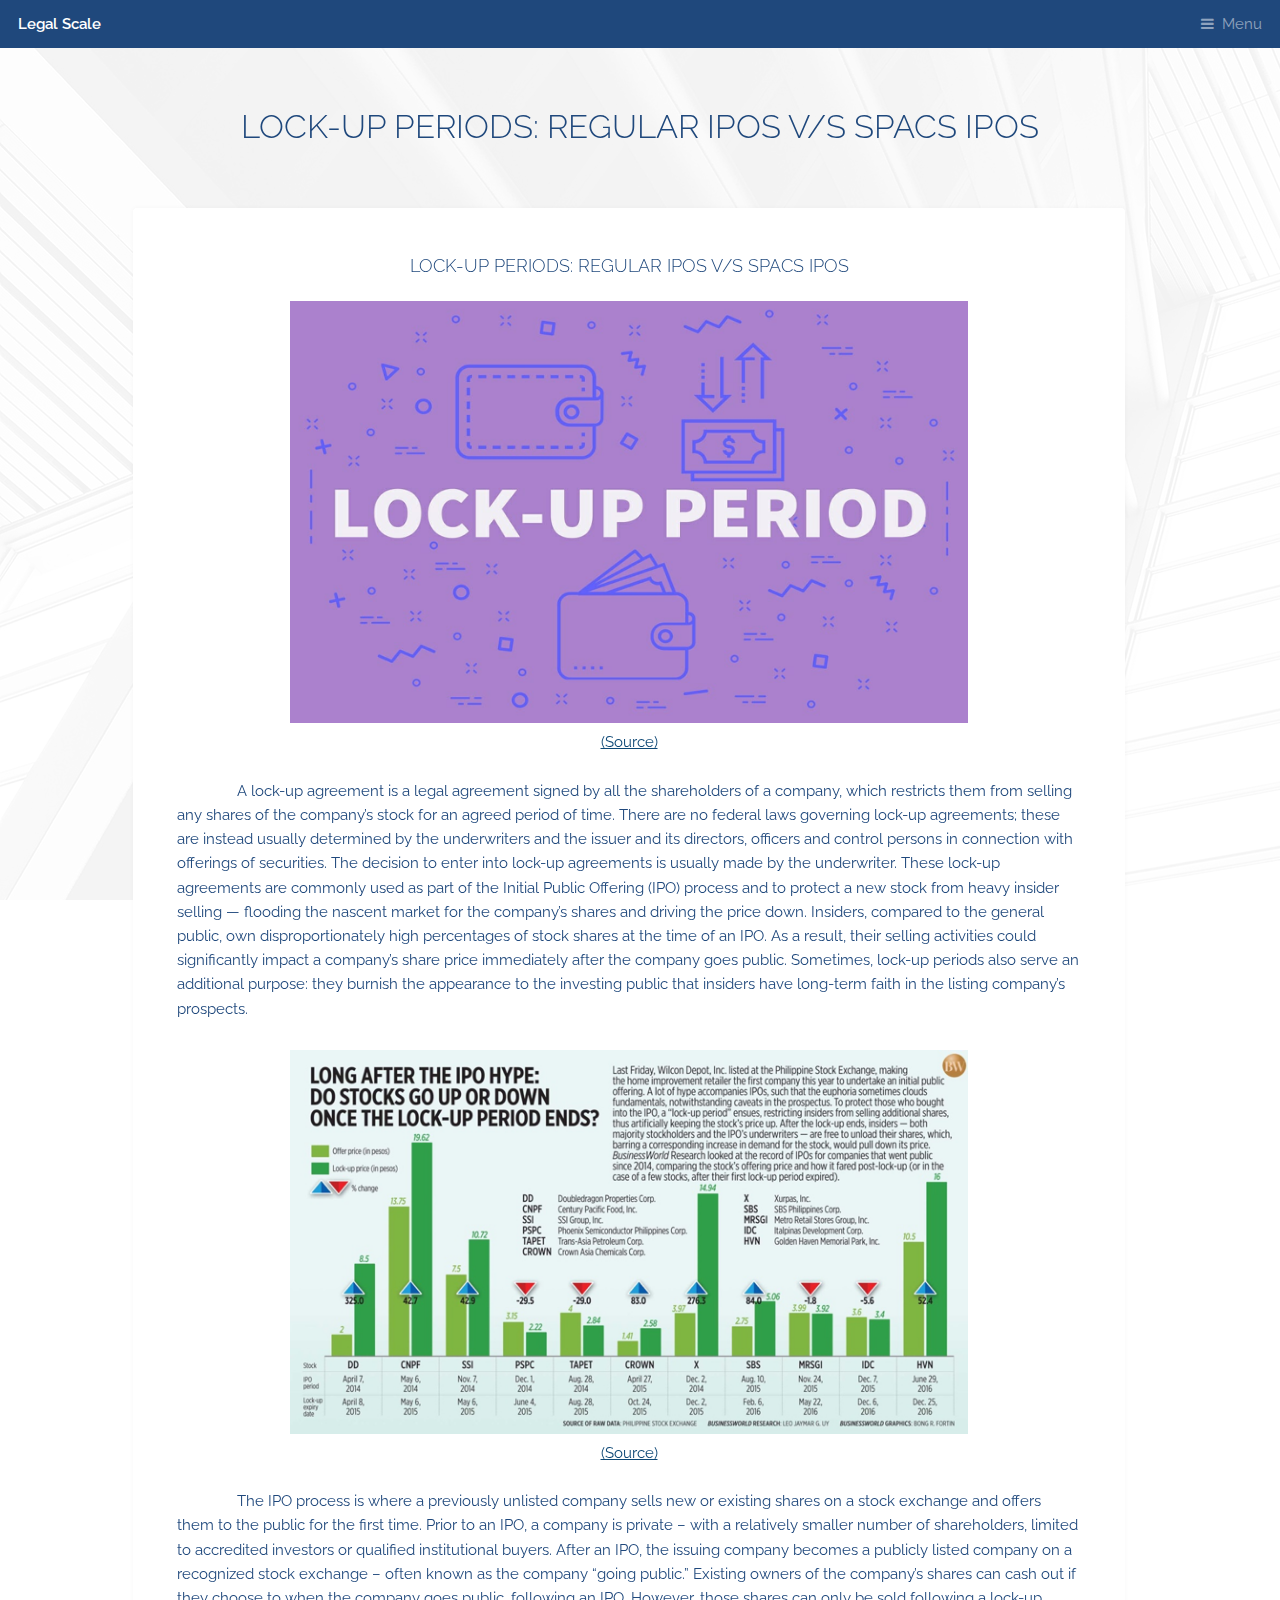
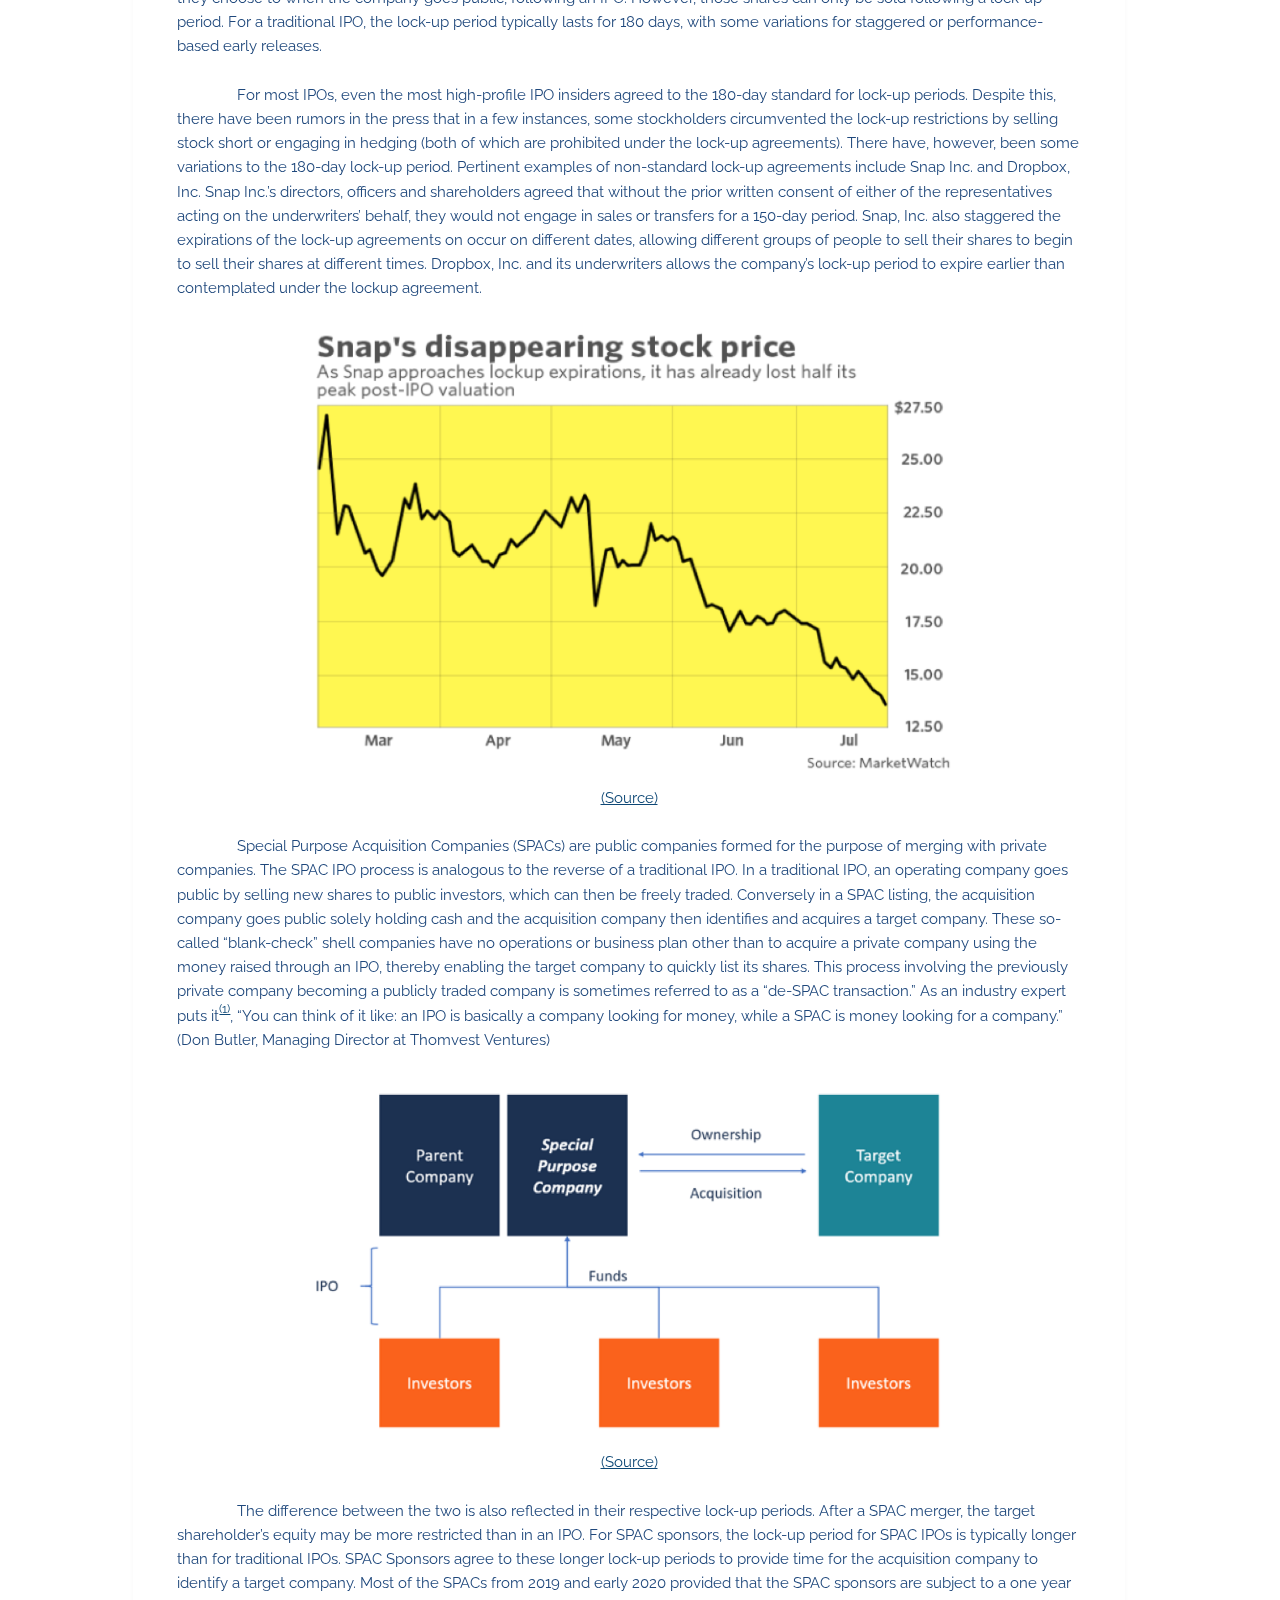
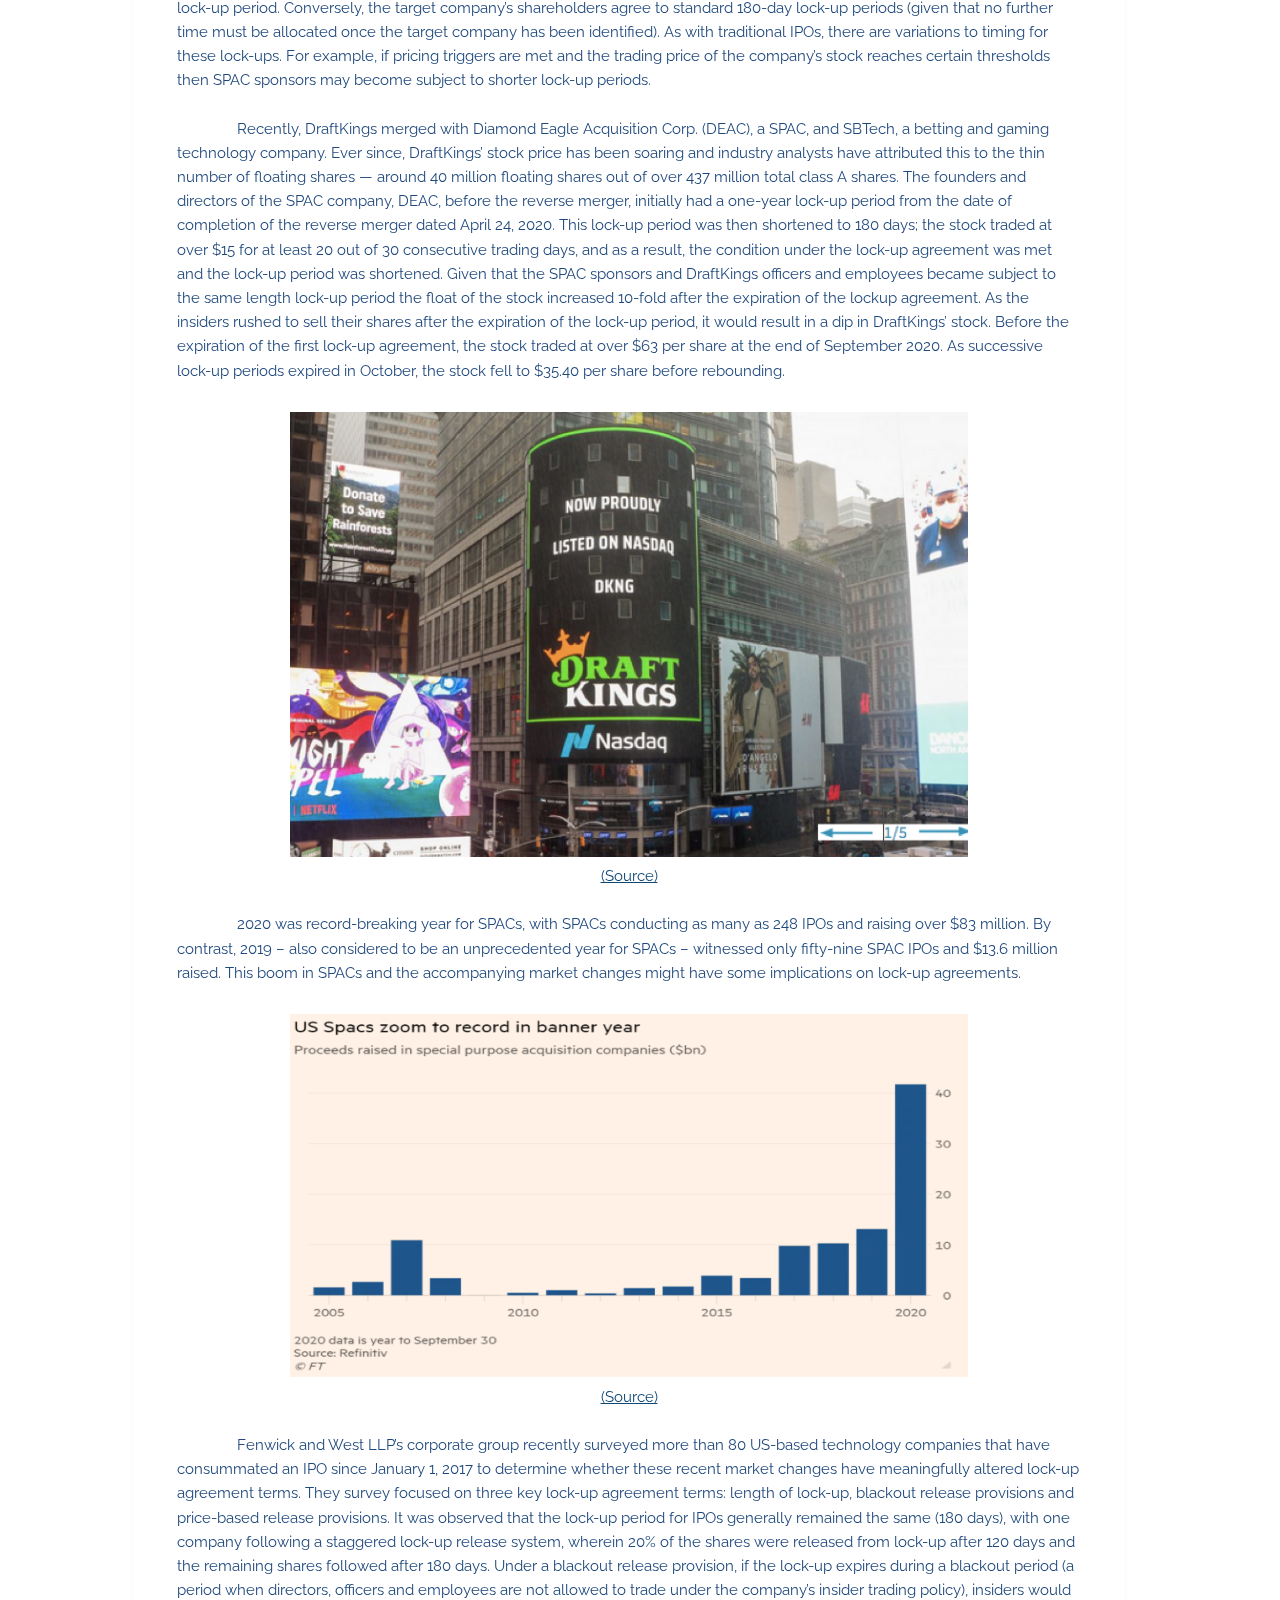
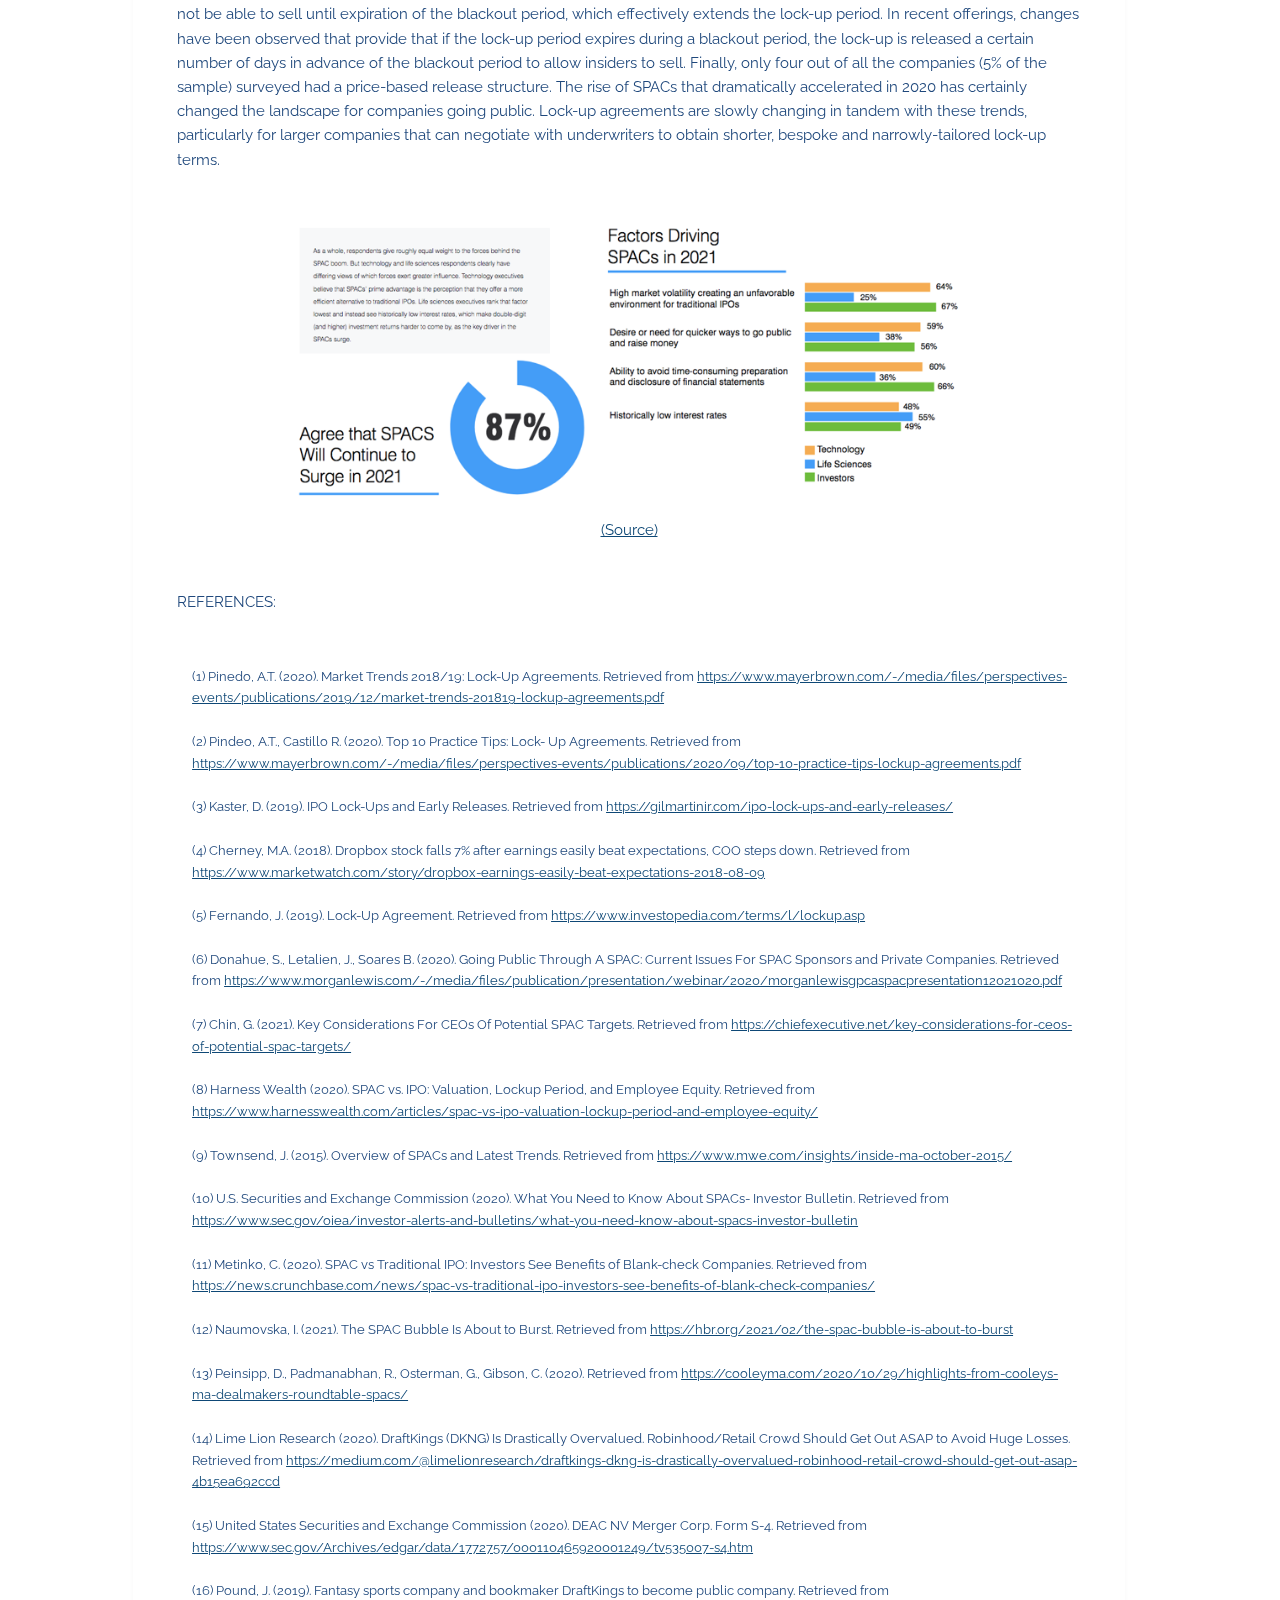
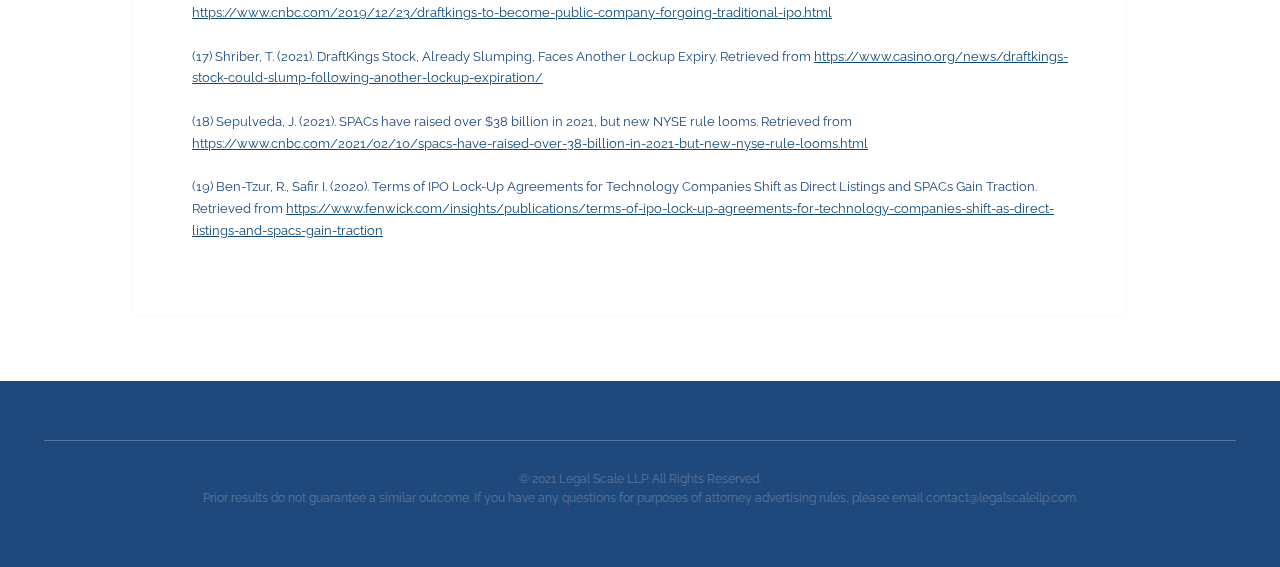
<file: spacs.html>
<!DOCTYPE HTML>

<html>
	<head>
		<title>Legal Scale</title>
		<meta charset="utf-8" />
		<meta name="viewport" content="width=device-width, initial-scale=1, user-scalable=no" />
		<link rel="icon" href="images/icon.jpg">
		<meta name="description" content="" />
		<meta name="keywords" content="" />
		<link href="assets/css/aos.css" rel="stylesheet">
		<link rel="stylesheet" href="assets/css/main.css" />
	</head>
	<body class="is-preload bodyTwo">

		<!-- Header -->
			<header id="header">
				<a class="logo" href="index.html">Legal Scale</a>
				<nav>
					<a href="#menu">Menu</a>
				</nav>
			</header>

		<!-- Nav -->
			<nav id="menu">
				<ul class="links">
					<li><a href="index.html">Home</a></li>
					<li><a href="people.html">People</a></li>
					<li><a href="practiceAreas.html">Our Practice Areas</a></li>
					<!-- <li><a href="#testimonials">Testimonials</a></li> -->
					<li><a href="news.html">News</a></li>
					<li><a href="careers.html">Careers</a></li>
					<li><a href="contactUs.html">Contact Us</a></li>
				</ul>
			</nav>

		<!-- Banner -->

			<section class="wrapper2" id="news">
				<div class="inner" style="width:100%;">
					<header class="special" data-aos = "fade-up" data-aos-delay="300">
						<h2>Lock-up Periods: Regular IPOs v/s SPACs IPOs</h2>
						<!-- <p>In arcu accumsan arcu adipiscing accumsan orci ac. Felis id enim aliquet. Accumsan ac integer lobortis commodo ornare aliquet accumsan erat tempus amet porttitor.</p> -->
					</header>
					<div class="highlights2" data-aos = "fade-right" data-aos-delay="300">
						
						<section style="width:85%">
							<div class="content">
								<header>
									<!-- <a href="#" class="icon fa-handshake-o"><span class="label">Icon</span></a> -->
									<h3>Lock-up Periods: Regular IPOs v/s SPACs IPOs</h3>
								</header>
								<img src="images/spacs.png" alt="" style="width: 75%;"/>
								<a href="https://corporatefinanceinstitute.com/resources/knowledge/trading-investing/lock-up-period/" style="text-align:center;"><br/>
									(Source)
								</a>
								<p style="text-align:left;font-size:1rem;">
									<br/>
									&emsp;&emsp;&emsp;&emsp;
									A lock-up agreement is a legal agreement signed by all the shareholders of a company, which restricts them from selling any shares of the company’s stock for an agreed period of time. 
									There are no federal laws governing lock-up agreements; these are instead usually determined by the underwriters and the issuer and its directors, officers and control persons in connection with offerings of securities. 
									The decision to enter into lock-up agreements is usually made by the underwriter. 
									These lock-up agreements are commonly used as part of the Initial Public Offering (IPO) process and to protect a new stock from heavy insider selling — flooding the nascent market for the company’s shares and driving the price down. 
									Insiders, compared to the general public, own disproportionately high percentages of stock shares at the time of an IPO. 
									As a result, their selling activities could significantly impact a company’s share price immediately after the company goes public. 
									Sometimes, lock-up periods also serve an additional purpose: they burnish the appearance to the investing public that insiders have long-term faith in the listing company’s prospects. 
								</p>
								<img src="images/spacs/spacs2.png" alt="" style="width: 75%;"/>
								<a href="https://www.bworldonline.com/long-after-the-ipo-hype-do-stocks-go-up-or-down-once-the-lock-up-period-ends/" style="text-align:center;"><br/>
									(Source)
								</a>
								<p style="text-align:left;font-size:1rem;">
									<br/>
									&emsp;&emsp;&emsp;&emsp;
									The IPO process is where a previously unlisted company sells new or existing shares on a stock exchange and offers them to the public for the first time. 
									Prior to an IPO, a company is private – with a relatively smaller number of shareholders, limited to accredited investors or qualified institutional buyers. 
									After an IPO, the issuing company becomes a publicly listed company on a recognized stock exchange – often known as the company “going public.” 
									Existing owners of the company’s shares can cash out if they choose to when the company goes public, following an IPO. 
									However, those shares can only be sold following a lock-up period. 
									For a traditional IPO, the lock-up period typically lasts for 180 days, with some variations for staggered or performance-based early releases.
									<br/><br/>
									&emsp;&emsp;&emsp;&emsp;
									For most IPOs, even the most high-profile IPO insiders agreed to the 180-day standard for lock-up periods. 
									Despite this, there have been rumors in the press that in a few instances, some stockholders circumvented the lock-up restrictions by selling stock short or engaging in hedging (both of which are prohibited under the lock-up agreements). 
									There have, however, been some variations to the 180-day lock-up period. 
									Pertinent examples of non-standard lock-up agreements include Snap Inc. and Dropbox, Inc. Snap Inc.’s directors, officers and shareholders agreed that without the prior written consent of either of the representatives acting on the underwriters’ behalf, they would not engage in sales or transfers for a 150-day period. 
									Snap, Inc. also staggered the expirations of the lock-up agreements on occur on different dates, allowing different groups of people to sell their shares to begin to sell their shares at different times. Dropbox, Inc. and its underwriters allows the company’s lock-up period to expire earlier than contemplated under the lockup agreement. 
								</p>
								
								<img src="images/spacs/spacs3.png" alt="" style="width: 75%;"/>
								<a href="https://www.marketwatch.com/story/can-snap-fall-even-more-as-lockups-expire-2017-07-26" style="text-align:center;"><br/>
									(Source)
								</a>
								<p style="text-align:left;font-size:1rem;">
									<br/>
									&emsp;&emsp;&emsp;&emsp;
									Special Purpose Acquisition Companies (SPACs) are public companies formed for the purpose of merging with private companies. 
									The SPAC IPO process is analogous to the reverse of a traditional IPO. 
									In a traditional IPO, an operating company goes public by selling new shares to public investors, which can then be freely traded. 
									Conversely in a SPAC listing, the acquisition company goes public solely holding cash and the acquisition company then identifies and acquires a target company. 
									These so-called “blank-check” shell companies have no operations or business plan other than to acquire a private company using the money raised through an IPO, thereby enabling the target company to quickly list its shares. 
									This process involving the previously private company becoming a publicly traded company is sometimes referred to as a “de-SPAC transaction.” 
									As an industry expert puts it<sup><a href="#ref1">(1)</a></sup>, “You can think of it like: an IPO is basically a company looking for money, while a SPAC is money looking for a company.” (Don Butler, Managing Director at Thomvest Ventures) 
								</p>
								
								<img src="images/spacs/spacs4.png" alt="" style="width: 75%;"/>
								<a href="https://seekingalpha.com/instablog/50309069-victor-koch/5484131-what-is-spac-simple-explanation" style="text-align:center;"><br/>
									(Source)
								</a>
								<p style="text-align:left;font-size:1rem;">
									<br/>
									&emsp;&emsp;&emsp;&emsp;
									The difference between the two is also reflected in their respective lock-up periods. After a SPAC merger, the target shareholder’s equity may be more restricted than in an IPO. 
									For SPAC sponsors, the lock-up period for SPAC IPOs is typically longer than for traditional IPOs. SPAC Sponsors agree to these longer lock-up periods to provide time for the acquisition company to identify a target company. 
									Most of the SPACs from 2019 and early 2020 provided that the SPAC sponsors are subject to a one year lock-up period. 
									Conversely, the target company’s shareholders agree to standard 180-day lock-up periods (given that no further time must be allocated once the target company has been identified). 
									As with traditional IPOs, there are variations to timing for these lock-ups. For example, if pricing triggers are met and the trading price of the company’s stock reaches certain thresholds then SPAC sponsors may become subject to shorter lock-up periods. 
									<br/><br/>
									&emsp;&emsp;&emsp;&emsp;
									Recently, DraftKings merged with Diamond Eagle Acquisition Corp. (DEAC), a SPAC, and SBTech, a betting and gaming technology company. Ever since, DraftKings’ stock price has been soaring and industry analysts have attributed this to the thin number of floating shares — around 40 million floating shares out of over 437 million total class A shares. The founders and directors of the SPAC company, DEAC, before the reverse merger, initially had a one-year lock-up period from the date of completion of the reverse merger dated April 24, 2020. This lock-up period was then shortened to 180 days; the stock traded at over $15 for at least 20 out of 30 consecutive trading days, and as a result, the condition under the lock-up agreement was met and the lock-up period was shortened. Given that the SPAC sponsors and DraftKings officers and employees became subject to the same length lock-up period the float of the stock increased 10-fold after the expiration of the lockup agreement. As the insiders rushed to sell their shares after the expiration of the lock-up period, it would result in a dip in DraftKings’ stock. Before the expiration of the first lock-up agreement, the stock traded at over $63 per share at the end of September 2020. As successive lock-up periods expired in October, the stock fell to $35.40 per share before rebounding.
								</p>
								
								<img src="images/spacs/spacs5.png" alt="" style="width: 75%;"/>
								<a href="https://www.nasdaq.com/articles/latest-spac%3A-insight-into-draftkings-listing-2020-04-27" style="text-align:center;"><br/>
									(Source)
								</a>
								<p style="text-align:left;font-size:1rem;">
									<br/>
									&emsp;&emsp;&emsp;&emsp;
									2020 was record-breaking year for SPACs, with SPACs conducting as many as 248 IPOs and raising over $83 million. 
									By contrast, 2019 – also considered to be an unprecedented year for SPACs – witnessed only fifty-nine SPAC IPOs and $13.6 million raised. 
									This boom in SPACs and the accompanying market changes might have some implications on lock-up agreements. 	
								</p>
								
								<img src="images/spacs/spacs6.png" alt="" style="width: 75%;"/>
								<a href="https://www.cbinsights.com/research/report/what-is-a-spac/" style="text-align:center;"><br/>
									(Source)
								</a>
								<p style="text-align:left;font-size:1rem;">
									<br/>
									&emsp;&emsp;&emsp;&emsp;
									Fenwick and West LLP’s corporate group recently surveyed more than 80 US-based technology companies that have consummated an IPO since January 1, 2017 to determine whether these recent market changes have meaningfully altered lock-up agreement terms. 
									They survey focused on three key lock-up agreement terms: length of lock-up, blackout release provisions and price-based release provisions. 
									It was observed that the lock-up period for IPOs generally remained the same (180 days), with one company following a staggered lock-up release system, wherein 20% of the shares were released from lock-up after 120 days and the remaining shares followed after 180 days. 
									Under a blackout release provision, if the lock-up expires during a blackout period (a period when directors, officers and employees are not allowed to trade under the company’s insider trading policy), insiders would not be able to sell until expiration of the blackout period, which effectively extends the lock-up period. 
									In recent offerings, changes have been observed that provide that if the lock-up period expires during a blackout period, the lock-up is released a certain number of days in advance of the blackout period to allow insiders to sell.  
									Finally, only four out of all the companies (5% of the sample) surveyed had a price-based release structure. 
									The rise of SPACs that dramatically accelerated in 2020 has certainly changed the landscape for companies going public. 
									Lock-up agreements are slowly changing in tandem with these trends, particularly for larger companies that can negotiate with underwriters to obtain shorter, bespoke and narrowly-tailored lock-up terms.
								</p>

								<img src="images/spacs/spacs7.png" alt="" style="width: 75%;"/>
								<a href="https://assets.fenwick.com/documents/2020H2_IPO_Survey.pdf" style="text-align:center;"><br/>
									(Source)
								</a>
								<p style="text-align:left;font-size:1rem;" id="ref1">
									<br/><br/>
									REFERENCES:
									<ul style="text-align: left;list-style-type: none;font-size: 0.9rem;">
										<br/>
										(1)	 Pinedo, A.T. (2020). Market Trends 2018/19: Lock-Up Agreements. Retrieved from <a href="https://www.mayerbrown.com/-/media/files/perspectives-events/publications/2019/12/market-trends-201819-lockup-agreements.pdf">https://www.mayerbrown.com/-/media/files/perspectives-events/publications/2019/12/market-trends-201819-lockup-agreements.pdf</a>
										<br/><br/>
										(2)	Pindeo, A.T., Castillo R. (2020). Top 10 Practice Tips: Lock- Up Agreements. Retrieved from <a href="https://www.mayerbrown.com/-/media/files/perspectives-events/publications/2020/09/top-10-practice-tips-lockup-agreements.pdf">https://www.mayerbrown.com/-/media/files/perspectives-events/publications/2020/09/top-10-practice-tips-lockup-agreements.pdf</a>
										<br/><br/>
										(3)	Kaster, D. (2019). IPO Lock-Ups and Early Releases. Retrieved from <a href="https://gilmartinir.com/ipo-lock-ups-and-early-releases/">https://gilmartinir.com/ipo-lock-ups-and-early-releases/</a>
										<br/><br/>
										(4)	Cherney, M.A. (2018). Dropbox stock falls 7% after earnings easily beat expectations, COO steps down. Retrieved from <a href="https://www.marketwatch.com/story/dropbox-earnings-easily-beat-expectations-2018-08-09">https://www.marketwatch.com/story/dropbox-earnings-easily-beat-expectations-2018-08-09</a>
										<br/><br/>
										(5)	Fernando, J. (2019). Lock-Up Agreement. Retrieved from <a href="https://www.investopedia.com/terms/l/lockup.asp">https://www.investopedia.com/terms/l/lockup.asp</a>
										<br/><br/>
										(6)	Donahue, S., Letalien, J., Soares B. (2020). Going Public Through A SPAC: Current Issues For SPAC Sponsors and Private Companies. Retrieved from <a href="https://www.morganlewis.com/-/media/files/publication/presentation/webinar/2020/morganlewisgpcaspacpresentation12021020.pdf">https://www.morganlewis.com/-/media/files/publication/presentation/webinar/2020/morganlewisgpcaspacpresentation12021020.pdf</a>
										<br/><br/>
										(7)	Chin, G. (2021). Key Considerations For CEOs Of Potential SPAC Targets. Retrieved from <a href="https://chiefexecutive.net/key-considerations-for-ceos-of-potential-spac-targets/">https://chiefexecutive.net/key-considerations-for-ceos-of-potential-spac-targets/</a>
										<br/><br/>
										(8)	Harness Wealth (2020). SPAC vs. IPO: Valuation, Lockup Period, and Employee Equity. Retrieved from <a href="https://www.harnesswealth.com/articles/spac-vs-ipo-valuation-lockup-period-and-employee-equity/">https://www.harnesswealth.com/articles/spac-vs-ipo-valuation-lockup-period-and-employee-equity/</a>
										<br/><br/>
										(9)	Townsend, J. (2015). Overview of SPACs and Latest Trends. Retrieved from <a href="https://www.mwe.com/insights/inside-ma-october-2015/">https://www.mwe.com/insights/inside-ma-october-2015/</a>
										<br/><br/>
										(10)	U.S. Securities and Exchange Commission (2020). What You Need to Know About  SPACs- Investor Bulletin. Retrieved from <a href="https://www.sec.gov/oiea/investor-alerts-and-bulletins/what-you-need-know-about-spacs-investor-bulletin<">https://www.sec.gov/oiea/investor-alerts-and-bulletins/what-you-need-know-about-spacs-investor-bulletin</a>
										<br/><br/>
										(11)	Metinko, C. (2020). SPAC vs Traditional IPO: Investors See Benefits of Blank-check Companies. Retrieved from <a href="https://news.crunchbase.com/news/spac-vs-traditional-ipo-investors-see-benefits-of-blank-check-companies/">https://news.crunchbase.com/news/spac-vs-traditional-ipo-investors-see-benefits-of-blank-check-companies/</a>
										<br/><br/>
										(12)	Naumovska, I. (2021). The SPAC Bubble Is About to Burst. Retrieved from <a href="https://hbr.org/2021/02/the-spac-bubble-is-about-to-burst">https://hbr.org/2021/02/the-spac-bubble-is-about-to-burst</a>
										<br/><br/>
										(13)	Peinsipp, D., Padmanabhan, R., Osterman, G., Gibson, C. (2020). Retrieved from <a href="https://cooleyma.com/2020/10/29/highlights-from-cooleys-ma-dealmakers-roundtable-spacs/">https://cooleyma.com/2020/10/29/highlights-from-cooleys-ma-dealmakers-roundtable-spacs/</a>
										<br/><br/>
										(14)	Lime Lion Research (2020). DraftKings (DKNG) Is Drastically Overvalued. Robinhood/Retail Crowd Should Get Out ASAP to Avoid Huge Losses. Retrieved from <a href="https://medium.com/@limelionresearch/draftkings-dkng-is-drastically-overvalued-robinhood-retail-crowd-should-get-out-asap-4b15ea692ccd">https://medium.com/@limelionresearch/draftkings-dkng-is-drastically-overvalued-robinhood-retail-crowd-should-get-out-asap-4b15ea692ccd</a>
										<br/><br/>
										(15)	United States Securities and Exchange Commission (2020). DEAC NV Merger Corp. Form S-4. Retrieved from <a href="https://www.sec.gov/Archives/edgar/data/1772757/000110465920001249/tv535007-s4.htm">https://www.sec.gov/Archives/edgar/data/1772757/000110465920001249/tv535007-s4.htm</a>
										<br/><br/>
										(16)	Pound, J. (2019). Fantasy sports company and bookmaker DraftKings to become public company. Retrieved from <a href="https://www.cnbc.com/2019/12/23/draftkings-to-become-public-company-forgoing-traditional-ipo.html">https://www.cnbc.com/2019/12/23/draftkings-to-become-public-company-forgoing-traditional-ipo.html</a>
										<br/><br/>
										(17)	Shriber, T. (2021). DraftKings Stock, Already Slumping, Faces Another Lockup Expiry. Retrieved from <a href="https://www.casino.org/news/draftkings-stock-could-slump-following-another-lockup-expiration/">https://www.casino.org/news/draftkings-stock-could-slump-following-another-lockup-expiration/</a>
										<br/><br/>
										(18)	Sepulveda, J. (2021). SPACs have raised over $38 billion in 2021, but new NYSE rule looms. Retrieved from <a href="https://www.cnbc.com/2021/02/10/spacs-have-raised-over-38-billion-in-2021-but-new-nyse-rule-looms.html">https://www.cnbc.com/2021/02/10/spacs-have-raised-over-38-billion-in-2021-but-new-nyse-rule-looms.html</a>
										<br/><br/>
										(19)	Ben-Tzur, R., Safir I. (2020). Terms of IPO Lock-Up Agreements for Technology Companies Shift as Direct Listings and SPACs Gain Traction. Retrieved from <a href="https://www.fenwick.com/insights/publications/terms-of-ipo-lock-up-agreements-for-technology-companies-shift-as-direct-listings-and-spacs-gain-traction">https://www.fenwick.com/insights/publications/terms-of-ipo-lock-up-agreements-for-technology-companies-shift-as-direct-listings-and-spacs-gain-traction</a>
									</ul>
								</p>


							</div>
						</section>
				</div>
			</section>

		<!-- Testimonials -->
			<!-- <section class="wrapper" id="testimonials">
				<div class="inner">
					<header class="special" data-aos = "fade-up" data-aos-delay="300">
						<h2>Testimonials</h2>
						<p>In arcu accumsan arcu adipiscing accumsan orci ac. Felis id enim aliquet. Accumsan ac integer lobortis commodo ornare aliquet accumsan erat tempus amet porttitor.</p>
					</header>
					<div class="testimonials" data-aos = "fade-right" data-aos-delay="300">
						<section>
							<div class="content">
								<blockquote>
									<p>Nunc lacinia ante nunc ac lobortis ipsum. Interdum adipiscing gravida odio porttitor sem non mi integer non faucibus.</p>
								</blockquote>
								<div class="author">
									<div class="image">
										<img src="images/pic01.jpg" alt="" />
									</div>
									<p class="credit">- <strong>Jane Doe</strong> <span>CEO - ABC Inc.</span></p>
								</div>
							</div>
						</section>
						<section>
							<div class="content">
								<blockquote>
									<p>Nunc lacinia ante nunc ac lobortis ipsum. Interdum adipiscing gravida odio porttitor sem non mi integer non faucibus.</p>
								</blockquote>
								<div class="author">
									<div class="image">
										<img src="images/pic03.jpg" alt="" />
									</div>
									<p class="credit">- <strong>John Doe</strong> <span>CEO - ABC Inc.</span></p>
								</div>
							</div>
						</section>
						<section>
							<div class="content">
								<blockquote>
									<p>Nunc lacinia ante nunc ac lobortis ipsum. Interdum adipiscing gravida odio porttitor sem non mi integer non faucibus.</p>
								</blockquote>
								<div class="author">
									<div class="image">
										<img src="images/pic02.jpg" alt="" />
									</div>
									<p class="credit">- <strong>Janet Smith</strong> <span>CEO - ABC Inc.</span></p>
								</div>
							</div>
						</section>
					</div>
				</div>
			</section> -->

		<!-- Footer -->
			<footer id="footer">
				<div class="inner">
					<div class="content">
						
						<!-- <section>
							<h4>Sem turpis amet semper</h4>
							<ul class="alt">
								<li><a href="#">Dolor pulvinar sed etiam.</a></li>
								<li><a href="#">Etiam vel lorem sed amet.</a></li>
								<li><a href="#">Felis enim feugiat viverra.</a></li>
								<li><a href="#">Dolor pulvinar magna etiam.</a></li>
							</ul>
						</section>
						<section>
							<h4>Magna sed ipsum</h4>
							<ul class="plain">
								<li><a href="#"><i class="icon fa-twitter">&nbsp;</i>Twitter</a></li>
								<li><a href="https://www.linkedin.com/in/npoesq/"><i class="icon fa-linkedin">&nbsp;</i>LinkedIn</a></li>
								<li><a href="#"><i class="icon fa-instagram">&nbsp;</i>Instagram</a></li>
								<li><a href="#"><i class="icon fa-github">&nbsp;</i>Github</a></li>
							</ul>
						</section> -->
					</div>
					<div class="copyright">
						&copy; 2021 Legal Scale LLP. All Rights Reserved.
						<br/>
						Prior results do not guarantee a similar outcome. If you have any questions for purposes of attorney advertising rules, please email contact@legalscalellp.com.
					</div>
				</div>
			</footer>

		<!-- Scripts -->
			<script src="assets/js/jquery.min.js"></script>
			<script src="assets/js/browser.min.js"></script>
			<script src="assets/js/breakpoints.min.js"></script>
			<script src="assets/js/util.js"></script>
			<script src="assets/js/main.js"></script>
			<script src="assets/js/aos.js"></script>
		<script>
			AOS.init();
		  </script>
	</body>
</html>
</file>
<file: assets/css/main.css>
@import url(font-awesome.min.css);
@import url("https://fonts.googleapis.com/css?family=Raleway:200,300,400,500,600");
/*
	Industrious by TEMPLATED
	templated.co @templatedco
	Released for free under the Creative Commons Attribution 3.0 license (templated.co/license)
*/
/* Basic */
@-ms-viewport {
  width: device-width; }
body {
  -ms-overflow-style: scrollbar; }

@media screen and (max-width: 480px) {
  html, body {
    min-width: 320px; } }
html {
  box-sizing: border-box; 
  scroll-behavior: smooth;

}

*, *:before, *:after {
  box-sizing: inherit; }

body {
  background: #1f487c; }
  body.is-preload *, body.is-preload *:before, body.is-preload *:after {
    -moz-animation: none !important;
    -webkit-animation: none !important;
    -ms-animation: none !important;
    animation: none !important;
    -moz-transition: none !important;
    -webkit-transition: none !important;
    -ms-transition: none !important;
    transition: none !important; }

html, body, div, span, applet, object,
iframe, h1, h2, h3, h4, h5, h6, p, blockquote,
pre, a, abbr, acronym, address, big, cite,
code, del, dfn, em, img, ins, kbd, q, s, samp,
small, strike, strong, sub, sup, tt, var, b,
u, i, center, dl, dt, dd, ol, ul, li, fieldset,
form, label, legend, table, caption, tbody,
tfoot, thead, tr, th, td, article, aside,
canvas, details, embed, figure, figcaption,
footer, header, hgroup, menu, nav, output, ruby,
section, summary, time, mark, audio, video {
  margin: 0;
  padding: 0;
  border: 0;
  font-size: 100%;
  font: inherit;
  vertical-align: baseline; }

article, aside, details, figcaption, figure,
footer, header, hgroup, menu, nav, section {
  display: block; }

body {
  line-height: 1; }

ol, ul {
  list-style: none; }

blockquote, q {
  quotes: none; }
  blockquote:before, blockquote:after, q:before, q:after {
    content: '';
    content: none; }

table {
  border-collapse: collapse;
  border-spacing: 0; }

body {
  -webkit-text-size-adjust: none; }

mark {
  background-color: transparent;
  color: inherit; }

input::-moz-focus-inner {
  border: 0;
  padding: 0; }

input, select, textarea {
  -moz-appearance: none;
  -webkit-appearance: none;
  -ms-appearance: none;
  appearance: none; }

/* Typography */
html {
  font-size: 13pt; }
  @media screen and (max-width: 1680px) {
    html {
      font-size: 11pt; } }
  @media screen and (max-width: 980px) {
    html {
      font-size: 12pt; } }
  @media screen and (max-width: 480px) {
    html {
      font-size: 11pt; } }

body {
  background-color: #ffffff;
  color: #1f487c; }

body, input, select, textarea {
  font-family: "Raleway", Arial, Helvetica, sans-serif;
  font-weight: 400;
  font-size: 1rem;
  line-height: 1.65; }

a {
  -moz-transition: color 0.2s ease-in-out;
  -webkit-transition: color 0.2s ease-in-out;
  -ms-transition: color 0.2s ease-in-out;
  transition: color 0.2s ease-in-out;
  text-decoration: underline; }
  a:hover {
    text-decoration: none; }

strong, b {
  font-weight: 600; }

em, i {
  font-style: italic; }

p {
  margin: 0 0 2rem 0; }

header.special {
  text-align: center;
  margin-bottom: 4rem; }
  header.special p {
    max-width: 75%;
    margin-left: auto;
    margin-right: auto; }

h1, h2, h3, h4, h5, h6 {
  font-weight: 300;
  line-height: 1.5;
  text-transform: uppercase;
  margin: 0 0 1.5rem 0; 
}
  h1 a, h2 a, h3 a, h4 a, h5 a, h6 a {
    color: inherit;
    text-decoration: none; }

h1 {
  font-size: 3rem;
  line-height: 1.2; }

h2 {
  font-size: 2.25rem;
  line-height: 1.3; }

h3 {
  font-size: 1.25rem; 
  }

h4 {
  font-size: 1rem; }

h5 {
  font-size: 0.9rem; }

h6 {
  font-size: 0.7rem; }

@media screen and (max-width: 736px) {
  h1 {
    font-size: 2.75rem;
    line-height: 1.3; }

  h2 {
    font-size: 1.75rem;
    line-height: 1.5; }

  h3 {
    font-size: 1.25rem; } }
sub {
  font-size: 0.8rem;
  position: relative;
  top: 0.5rem; }

sup {
  font-size: 0.8rem;
  position: relative;
  top: -0.5rem; }

blockquote {
  border-left: solid 0.5rem;
  font-style: italic;
  margin: 0 0 2rem 0;
  padding: 1rem 0 1rem 2rem; }

code {
  border-radius: 4px;
  border: solid 1px;
  font-family: "Courier New", monospace;
  font-size: 0.9rem;
  margin: 0 0.25rem;
  padding: 0.25rem 0.65rem; }

pre {
  -webkit-overflow-scrolling: touch;
  font-family: "Courier New", monospace;
  font-size: 0.9rem;
  margin: 0 0 2rem 0; }
  pre code {
    display: block;
    line-height: 1.75;
    padding: 1rem 1.5rem;
    overflow-x: auto; }

hr {
  border: 0;
  border-bottom: solid 1px;
  margin: 2rem 0; }
  hr.major {
    margin: 4rem 0; }

input, select, textarea {
  color: #555555; }

a {
  color: #0e4876; }

strong, b {
  color: #555555; }

h1, h2, h3, h4, h5, h6 {
  color: #1f487c; }

blockquote {
  border-left-color: rgba(0, 0, 0, 0.25); }

code {
  background: rgba(0, 0, 0, 0.075);
  border-color: rgba(0, 0, 0, 0.25); }

hr {
  border-bottom-color: rgba(0, 0, 0, 0.25); }

/* Inner */
.inner {
  margin: 0 auto;
  /* width: "100%"; */
  max-width: calc(100% - 6rem); 
}
  @media screen and (max-width: 480px) {
    .inner {
      max-width: calc(100% - 3rem); 
      } 
    }

.inner-title {
  width: 75rem;
}

/* Button */
input[type="submit"],
input[type="reset"],
input[type="button"],
button,
.button {
  -moz-appearance: none;
  -webkit-appearance: none;
  -ms-appearance: none;
  appearance: none;
  -moz-transition: background-color 0.2s ease-in-out, box-shadow 0.2s ease-in-out, color 0.2s ease-in-out;
  -webkit-transition: background-color 0.2s ease-in-out, box-shadow 0.2s ease-in-out, color 0.2s ease-in-out;
  -ms-transition: background-color 0.2s ease-in-out, box-shadow 0.2s ease-in-out, color 0.2s ease-in-out;
  transition: background-color 0.2s ease-in-out, box-shadow 0.2s ease-in-out, color 0.2s ease-in-out;
  border: 0;
  border-radius: 4px;
  cursor: pointer;
  display: inline-block;
  font-weight: 600;
  height: 3.25rem;
  line-height: 3.25rem;
  padding: 0 1.75rem;
  text-align: center;
  text-decoration: none;
  white-space: nowrap; }
  input[type="submit"].small,
  input[type="reset"].small,
  input[type="button"].small,
  button.small,
  .button.small {
    font-size: 0.8rem;
    height: 2.4375rem;
    line-height: 2.4375rem;
    padding: 0 1.25rem; }
  input[type="submit"].large,
  input[type="reset"].large,
  input[type="button"].large,
  button.large,
  .button.large {
    font-size: 1.35rem;
    height: 4.0625rem;
    line-height: 4.0625rem;
    padding: 0 2rem; }
  input[type="submit"].wide,
  input[type="reset"].wide,
  input[type="button"].wide,
  button.wide,
  .button.wide {
    min-width: 13rem; }
  input[type="submit"].icon:before,
  input[type="reset"].icon:before,
  input[type="button"].icon:before,
  button.icon:before,
  .button.icon:before {
    margin-right: 0.5rem; }
  input[type="submit"].fit,
  input[type="reset"].fit,
  input[type="button"].fit,
  button.fit,
  .button.fit {
    width: 100%; }
  input[type="submit"].disabled, input[type="submit"]:disabled,
  input[type="reset"].disabled,
  input[type="reset"]:disabled,
  input[type="button"].disabled,
  input[type="button"]:disabled,
  button.disabled,
  button:disabled,
  .button.disabled,
  .button:disabled {
    pointer-events: none;
    opacity: 0.25; }

input[type="submit"],
input[type="reset"],
input[type="button"],
button,
.button {
  background-color: transparent;
  box-shadow: inset 0 0 0 1px #555555;
  color: #555555 !important; }
  input[type="submit"]:hover,
  input[type="reset"]:hover,
  input[type="button"]:hover,
  button:hover,
  .button:hover {
    box-shadow: inset 0 0 0 1px #ce1b28;
    color: #ce1b28 !important; }
    input[type="submit"]:hover:active,
    input[type="reset"]:hover:active,
    input[type="button"]:hover:active,
    button:hover:active,
    .button:hover:active {
      background-color: rgba(206, 27, 40, 0.25); }
  input[type="submit"].primary,
  input[type="reset"].primary,
  input[type="button"].primary,
  button.primary,
  .button.primary {
    box-shadow: none;
    background-color: #ce1b28;
    color: #ffffff !important; }
    input[type="submit"].primary:hover,
    input[type="reset"].primary:hover,
    input[type="button"].primary:hover,
    button.primary:hover,
    .button.primary:hover {
      background-color: #e2212f;
      box-shadow: none; }
      input[type="submit"].primary:hover:active,
      input[type="reset"].primary:hover:active,
      input[type="button"].primary:hover:active,
      button.primary:hover:active,
      .button.primary:hover:active {
        background-color: #b71824; }

/* Form */
form {
  margin: 0 0 2rem 0; }

input[type="text"],
input[type="password"],
input[type="email"],
input[type="tel"],
input[type="search"],
input[type="url"],
select,
textarea {
  -moz-appearance: none;
  -webkit-appearance: none;
  -ms-appearance: none;
  appearance: none;
  border-radius: 4px;
  border: none;
  border: solid 1px;
  color: inherit;
  display: block;
  outline: 0;
  padding: 0 1rem;
  text-decoration: none;
  width: 100%; }
  input[type="text"]:invalid,
  input[type="password"]:invalid,
  input[type="email"]:invalid,
  input[type="tel"]:invalid,
  input[type="search"]:invalid,
  input[type="url"]:invalid,
  select:invalid,
  textarea:invalid {
    box-shadow: none; }

label {
  display: block;
  font-size: 1rem;
  font-weight: 600;
  margin: 0 0 1rem 0; }

input[type="text"],
input[type="password"],
input[type="email"],
input[type="tel"],
input[type="search"],
input[type="url"] {
  height: 3.25rem; }

select {
  background-size: 1.25rem;
  background-repeat: no-repeat;
  background-position: calc(100% - 1rem) center;
  height: 3.25rem;
  padding-right: 3.25rem;
  text-overflow: ellipsis; }
  select:focus::-ms-value {
    background-color: transparent; }
  select::-ms-expand {
    display: none; }

textarea {
  padding: 0.75rem 1rem; }

input[type="checkbox"],
input[type="radio"] {
  -moz-appearance: none;
  -webkit-appearance: none;
  -ms-appearance: none;
  appearance: none;
  display: block;
  float: left;
  margin-right: -2rem;
  opacity: 0;
  width: 1rem;
  z-index: -1; }
  input[type="checkbox"] + label,
  input[type="radio"] + label {
    text-decoration: none;
    cursor: pointer;
    display: inline-block;
    font-size: 1rem;
    font-weight: 400;
    padding-left: 2.825rem;
    padding-right: 0.875rem;
    position: relative; }
    input[type="checkbox"] + label:before,
    input[type="radio"] + label:before {
      -moz-osx-font-smoothing: grayscale;
      -webkit-font-smoothing: antialiased;
      font-family: FontAwesome;
      font-style: normal;
      font-weight: normal;
      text-transform: none !important; }
    input[type="checkbox"] + label:before,
    input[type="radio"] + label:before {
      border-radius: 4px;
      border: solid 1px;
      content: '';
      display: inline-block;
      height: 1.95rem;
      left: 0;
      line-height: 1.86875rem;
      position: absolute;
      text-align: center;
      top: -0.1625rem;
      width: 1.95rem; }
  input[type="checkbox"]:checked + label:before,
  input[type="radio"]:checked + label:before {
    content: '\f00c'; }

input[type="checkbox"] + label:before {
  border-radius: 4px; }

input[type="radio"] + label:before {
  border-radius: 100%; }

::-webkit-input-placeholder {
  opacity: 1.0; }

:-moz-placeholder {
  opacity: 1.0; }

::-moz-placeholder {
  opacity: 1.0; }

:-ms-input-placeholder {
  opacity: 1.0; }

label {
  color: #555555; }

input[type="text"],
input[type="password"],
input[type="email"],
input[type="tel"],
input[type="search"],
input[type="url"],
select,
textarea {
  background-color: rgba(0, 0, 0, 0.075);
  border-color: rgba(0, 0, 0, 0.25); }
  input[type="text"]:focus,
  input[type="password"]:focus,
  input[type="email"]:focus,
  input[type="tel"]:focus,
  input[type="search"]:focus,
  input[type="url"]:focus,
  select:focus,
  textarea:focus {
    border-color: #ce1b28;
    box-shadow: 0 0 0 1px #ce1b28; }

select {
  background-image: url("data:image/svg+xml;charset=utf8,%3Csvg xmlns='http://www.w3.org/2000/svg' width='40' height='40' preserveAspectRatio='none' viewBox='0 0 40 40'%3E%3Cpath d='M9.4,12.3l10.4,10.4l10.4-10.4c0.2-0.2,0.5-0.4,0.9-0.4c0.3,0,0.6,0.1,0.9,0.4l3.3,3.3c0.2,0.2,0.4,0.5,0.4,0.9 c0,0.4-0.1,0.6-0.4,0.9L20.7,31.9c-0.2,0.2-0.5,0.4-0.9,0.4c-0.3,0-0.6-0.1-0.9-0.4L4.3,17.3c-0.2-0.2-0.4-0.5-0.4-0.9 c0-0.4,0.1-0.6,0.4-0.9l3.3-3.3c0.2-0.2,0.5-0.4,0.9-0.4S9.1,12.1,9.4,12.3z' fill='rgba(0, 0, 0, 0.25)' /%3E%3C/svg%3E"); }
  select option {
    color: #444444;
    background-color: #ffffff; }

input[type="checkbox"] + label,
input[type="radio"] + label {
  color: #444444; }
  input[type="checkbox"] + label:before,
  input[type="radio"] + label:before {
    background: rgba(0, 0, 0, 0.075);
    border-color: rgba(0, 0, 0, 0.25); }
input[type="checkbox"]:checked + label:before,
input[type="radio"]:checked + label:before {
  background-color: #ce1b28;
  border-color: #ce1b28;
  color: #ffffff; }
input[type="checkbox"]:focus + label:before,
input[type="radio"]:focus + label:before {
  border-color: #ce1b28;
  box-shadow: 0 0 0 1px #ce1b28; }

::-webkit-input-placeholder {
  color: #bbbbbb !important; }

:-moz-placeholder {
  color: #bbbbbb !important; }

::-moz-placeholder {
  color: #bbbbbb !important; }

:-ms-input-placeholder {
  color: #bbbbbb !important; }

/* List */
ol {
  list-style: decimal;
  margin: 0 0 2rem 0;
  padding-left: 1.25rem; }
  ol li {
    padding-left: 0.25rem; }

ul {
  list-style: disc;
  margin: 0 0 2rem 0;
  padding-left: 1rem; }
  ul li {
    padding-left: 0.325rem; }
  ul.plain {
    list-style: none;
    padding-left: 0; }
    ul.plain li {
      margin-bottom: 1rem; }
      ul.plain li .icon {
        border-radius: 4px;
        color: #ffffff;
        display: inline-block;
        margin-right: 1rem;
        text-align: center;
        width: 2rem;
        height: 2rem;
        line-height: 2rem;
        background: rgba(0, 0, 0, 0.5); }
  ul.alt {
    list-style: none;
    padding-left: 0; }
    ul.alt li {
      border-top: solid 1px;
      padding: 0.75rem 0; }
      ul.alt li:first-child {
        border-top: 0;
        padding-top: 0; }
      ul.alt li:last-child {
        padding-bottom: 0; }

dl {
  margin: 0 0 2rem 0; }
  dl dt {
    display: block;
    font-weight: 600;
    margin: 0 0 1rem 0; }
  dl dd {
    margin-left: 1.5rem; }

ul.alt li {
  border-top-color: rgba(0, 0, 0, 0.25); }

/* Table */
.table-wrapper {
  -webkit-overflow-scrolling: touch;
  overflow-x: auto; }

table {
  margin: 0 0 2rem 0;
  width: 100%; }
  table tbody tr {
    border: solid 1px;
    border-left: 0;
    border-right: 0; }
  table td {
    padding: 0.75rem 0.75rem; }
  table th {
    font-size: 0.9rem;
    font-weight: 600;
    padding: 0 0.75rem 0.75rem 0.75rem;
    text-align: left; }
  table thead {
    border-bottom: solid 2px; }
  table tfoot {
    border-top: solid 2px; }
  table.alt {
    border-collapse: separate; }
    table.alt tbody tr td {
      border: solid 1px;
      border-left-width: 0;
      border-top-width: 0; }
      table.alt tbody tr td:first-child {
        border-left-width: 1px; }
    table.alt tbody tr:first-child td {
      border-top-width: 1px; }
    table.alt thead {
      border-bottom: 0; }
    table.alt tfoot {
      border-top: 0; }

table tbody tr {
  border-color: rgba(0, 0, 0, 0.25); }
  table tbody tr:nth-child(2n + 1) {
    background-color: rgba(0, 0, 0, 0.075); }
table th {
  color: #555555; }
table thead {
  border-bottom-color: rgba(0, 0, 0, 0.25); }
table tfoot {
  border-top-color: rgba(0, 0, 0, 0.25); }
table.alt tbody tr td {
  border-color: rgba(0, 0, 0, 0.25); }

/* Highlights */
.highlights {
  width: 100%;
  margin: 2.5rem 0;
  display: -moz-flex;
  display: -webkit-flex;
  display: -ms-flex;
  display: flex;
  -moz-flex-wrap: wrap;
  -webkit-flex-wrap: wrap;
  -ms-flex-wrap: wrap;
  flex-wrap: wrap;
  -moz-align-items: -moz-stretch;
  -webkit-align-items: -webkit-stretch;
  -ms-align-items: -ms-stretch;
  align-items: stretch; }
  .highlights > * {
    -moz-flex-shrink: 1;
    -webkit-flex-shrink: 1;
    -ms-flex-shrink: 1;
    flex-shrink: 1;
    -moz-flex-grow: 0;
    -webkit-flex-grow: 0;
    -ms-flex-grow: 0;
    flex-grow: 0; }
  .highlights > * {
    width: 33.3333333333%; }
  .highlights > * {
    padding: 1.5rem;
    width: calc(33.3333333333% + 1rem); }
  .highlights > :nth-child(-n + 3) {
    padding-top: 0; }
  .highlights > :nth-last-child(-n + 3) {
    padding-bottom: 0; }
  .highlights > :nth-child(3n + 1) {
    padding-left: 0; }
  .highlights > :nth-child(3n) {
    padding-right: 0; }
  .highlights > :nth-child(3n + 1),
  .highlights > :nth-child(3n) {
    width: calc(33.3333333333% + -0.5rem); }
  .highlights .content {
    border-radius: 4px;
    height: 100%;
    padding: 3rem;
    text-align: center; }
    .highlights .content .icon {
      font-size: 5rem; }
  .highlights > div > :last-child {
    margin-bottom: 0; }
  @media screen and (max-width: 980px) {
    .highlights > * {
      width: 50%; }
    .highlights > * {
      padding: 1rem;
      width: calc(33.3333333333% + 0.6666666667rem); }
    .highlights > :nth-child(-n + 3) {
      padding-top: 1rem; }
    .highlights > :nth-last-child(-n + 3) {
      padding-bottom: 1rem; }
    .highlights > :nth-child(3n + 1) {
      padding-left: 1rem; }
    .highlights > :nth-child(3n) {
      padding-right: 1rem; }
    .highlights > :nth-child(3n + 1),
    .highlights > :nth-child(3n) {
      padding: 1rem;
      width: calc(50% + 1rem); }
    .highlights > * {
      padding: 1rem;
      width: calc(50% + 1rem); }
    .highlights > :nth-child(-n + 2) {
      padding-top: 0; }
    .highlights > :nth-last-child(-n + 2) {
      padding-bottom: 0; }
    .highlights > :nth-child(2n + 1) {
      padding-left: 0; }
    .highlights > :nth-child(2n) {
      padding-right: 0; }
    .highlights > :nth-child(2n + 1),
    .highlights > :nth-child(2n) {
      width: calc(50% + 0rem); }
    .highlights .content {
      padding: 2rem; } }
  @media screen and (max-width: 736px) {
    .highlights > * {
      width: 100%; }
    .highlights > * {
      padding: 1rem;
      width: calc(33.3333333333% + 0.6666666667rem); }
    .highlights > :nth-child(-n + 3) {
      padding-top: 1rem; }
    .highlights > :nth-last-child(-n + 3) {
      padding-bottom: 1rem; }
    .highlights > :nth-child(3n + 1) {
      padding-left: 1rem; }
    .highlights > :nth-child(3n) {
      padding-right: 1rem; }
    .highlights > :nth-child(3n + 1),
    .highlights > :nth-child(3n) {
      padding: 1rem;
      width: calc(100% + 2rem); }
    .highlights > * {
      padding: 1rem;
      width: calc(50% + 1rem); }
    .highlights > :nth-child(-n + 2) {
      padding-top: 1rem; }
    .highlights > :nth-last-child(-n + 2) {
      padding-bottom: 1rem; }
    .highlights > :nth-child(2n + 1) {
      padding-left: 1rem; }
    .highlights > :nth-child(2n) {
      padding-right: 1rem; }
    .highlights > :nth-child(2n + 1),
    .highlights > :nth-child(2n) {
      padding: 1rem;
      width: calc(100% + 2rem); }
    .highlights > * {
      padding: 1rem;
      width: calc(100% + 2rem); }
    .highlights > :nth-child(-n + 1) {
      padding-top: 0; }
    .highlights > :nth-last-child(-n + 1) {
      padding-bottom: 0; }
    .highlights > :nth-child(1n + 1) {
      padding-left: 0; }
    .highlights > :nth-child(1n) {
      padding-right: 0; }
    .highlights > :nth-child(1n + 1),
    .highlights > :nth-child(1n) {
      width: calc(100% + 1rem); } }

.highlights .content {
  background: #ffffff;
  box-shadow: 0px 0px 4px 1px rgba(0, 0, 0, 0.025); }

  /* highlights2 */
.highlights2 {
    width: 100%;
    justify-content: center;
    margin: 2.5rem 0;
    display: -moz-flex;
    display: -webkit-flex;
    display: -ms-flex;
    display: flex;
    -moz-flex-wrap: wrap;
    -webkit-flex-wrap: wrap;
    -ms-flex-wrap: wrap;
    flex-wrap: wrap;
    -moz-align-items: -moz-stretch;
    -webkit-align-items: -webkit-stretch;
    -ms-align-items: -ms-stretch;
    align-items: stretch; }
    .highlights2 > * {
      -moz-flex-shrink: 1;
      -webkit-flex-shrink: 1;
      -ms-flex-shrink: 1;
      flex-shrink: 1;
      -moz-flex-grow: 0;
      -webkit-flex-grow: 0;
      -ms-flex-grow: 0;
      flex-grow: 0; }
    .highlights2 > * {
      width: 33.3333333333%; }
    .highlights2 > * {
      padding: 1.5rem;
      width: calc(33.3333333333% + 1rem); }
    .highlights2 > :nth-child(-n + 3) {
      padding-top: 0; }
    .highlights2 > :nth-last-child(-n + 3) {
      padding-bottom: 0; }
    .highlights2 > :nth-child(3n + 1) {
      padding-left: 0; }
    .highlights2 > :nth-child(3n) {
      padding-right: 0; }
    .highlights2 > :nth-child(3n + 1),
    .highlights2 > :nth-child(3n) {
      width: calc(33.3333333333% + -0.5rem); }
    .highlights2 .content {
      border-radius: 4px;
      height: 100%;
      padding: 3rem;
      text-align: center; }
      .highlights2 .content .icon {
        font-size: 5rem; }
    .highlights2 > div > :last-child {
      margin-bottom: 0; }
    @media screen and (max-width: 980px) {
      .highlights2 > * {
        width: 50%; }
      .highlights2 > * {
        padding: 1rem;
        width: calc(33.3333333333% + 0.6666666667rem); }
      .highlights2 > :nth-child(-n + 3) {
        padding-top: 1rem; }
      .highlights2 > :nth-last-child(-n + 3) {
        padding-bottom: 1rem; }
      .highlights2 > :nth-child(3n + 1) {
        padding-left: 1rem; }
      .highlights2 > :nth-child(3n) {
        padding-right: 1rem; }
      .highlights2 > :nth-child(3n + 1),
      .highlights2 > :nth-child(3n) {
        padding: 1rem;
        width: calc(50% + 1rem); }
      .highlights2 > * {
        padding: 1rem;
        width: calc(50% + 1rem); }
      .highlights2 > :nth-child(-n + 2) {
        padding-top: 0; }
      .highlights2 > :nth-last-child(-n + 2) {
        padding-bottom: 0; }
      .highlights2 > :nth-child(2n + 1) {
        padding-left: 0; }
      .highlights2 > :nth-child(2n) {
        padding-right: 0; }
      .highlights2 > :nth-child(2n + 1),
      .highlights2 > :nth-child(2n) {
        width: calc(50% + 0rem); }
      .highlights2 .content {
        padding: 2rem; } }
    @media screen and (max-width: 736px) {
      .highlights2 > * {
        width: 100%; }
      .highlights2 > * {
        padding: 1rem;
        width: calc(33.3333333333% + 0.6666666667rem); }
      .highlights2 > :nth-child(-n + 3) {
        padding-top: 1rem; }
      .highlights2 > :nth-last-child(-n + 3) {
        padding-bottom: 1rem; }
      .highlights2 > :nth-child(3n + 1) {
        padding-left: 1rem; }
      .highlights2 > :nth-child(3n) {
        padding-right: 1rem; }
      .highlights2 > :nth-child(3n + 1),
      .highlights2 > :nth-child(3n) {
        padding: 1rem;
        width: calc(100% + 2rem); }
      .highlights2 > * {
        padding: 1rem;
        width: calc(50% + 1rem); }
      .highlights2 > :nth-child(-n + 2) {
        padding-top: 1rem; }
      .highlights2 > :nth-last-child(-n + 2) {
        padding-bottom: 1rem; }
      .highlights2 > :nth-child(2n + 1) {
        padding-left: 1rem; }
      .highlights2 > :nth-child(2n) {
        padding-right: 1rem; }
      .highlights2 > :nth-child(2n + 1),
      .highlights2 > :nth-child(2n) {
        padding: 1rem;
        width: calc(100% + 2rem); }
      .highlights2 > * {
        padding: 1rem;
        width: calc(100% + 2rem); }
      .highlights2 > :nth-child(-n + 1) {
        padding-top: 0; }
      .highlights2 > :nth-last-child(-n + 1) {
        padding-bottom: 0; }
      .highlights2 > :nth-child(1n + 1) {
        padding-left: 0; }
      .highlights2 > :nth-child(1n) {
        padding-right: 0; }
      .highlights2 > :nth-child(1n + 1),
      .highlights2 > :nth-child(1n) {
        width: calc(100% + 1rem); } }
  
  .highlights2 .content {
    background: #ffffff;
    box-shadow: 0px 0px 4px 1px rgba(0, 0, 0, 0.025); }
/* Testimonials */
.testimonials {
  margin: 2.5rem 0;
  width: 100%;
  display: -moz-flex;
  display: -webkit-flex;
  display: -ms-flex;
  display: flex;
  -moz-flex-wrap: wrap;
  -webkit-flex-wrap: wrap;
  -ms-flex-wrap: wrap;
  flex-wrap: wrap;
  -moz-align-items: -moz-stretch;
  -webkit-align-items: -webkit-stretch;
  -ms-align-items: -ms-stretch;
  align-items: stretch; }
  .testimonials > * {
    -moz-flex-shrink: 1;
    -webkit-flex-shrink: 1;
    -ms-flex-shrink: 1;
    flex-shrink: 1;
    -moz-flex-grow: 0;
    -webkit-flex-grow: 0;
    -ms-flex-grow: 0;
    flex-grow: 0; }
  .testimonials > * {
    width: 33.3333333333%; }
  .testimonials > * {
    padding: 1.5rem;
    width: calc(33.3333333333% + 1rem); }
  .testimonials > :nth-child(-n + 3) {
    padding-top: 0; }
  .testimonials > :nth-last-child(-n + 3) {
    padding-bottom: 0; }
  .testimonials > :nth-child(3n + 1) {
    padding-left: 0; }
  .testimonials > :nth-child(3n) {
    padding-right: 0; }
  .testimonials > :nth-child(3n + 1),
  .testimonials > :nth-child(3n) {
    width: calc(33.3333333333% + -0.5rem); }
  .testimonials .content {
    border-radius: 4px;
    height: 100%;
    padding: 3rem; }
    .testimonials .content .author {
      display: -moz-flex;
      display: -webkit-flex;
      display: -ms-flex;
      display: flex;
      -moz-align-items: center;
      -webkit-align-items: center;
      -ms-align-items: center;
      align-items: center; }
      .testimonials .content .author blockquote {
        margin: 0; }
      .testimonials .content .author .image {
        margin-right: 2rem;
        width: 20%; }
        .testimonials .content .author .image img {
          border-radius: 100%;
          max-width: 100%; }
    .testimonials .content .credit {
      font-size: 0.75rem; }
    .testimonials .content p:last-child {
      margin: 0; }
  .testimonials > div > :last-child {
    margin-bottom: 0; }
  @media screen and (max-width: 980px) {
    .testimonials > * {
      width: 50%; }
    .testimonials > * {
      padding: 1rem;
      width: calc(33.3333333333% + 0.6666666667rem); }
    .testimonials > :nth-child(-n + 3) {
      padding-top: 1rem; }
    .testimonials > :nth-last-child(-n + 3) {
      padding-bottom: 1rem; }
    .testimonials > :nth-child(3n + 1) {
      padding-left: 1rem; }
    .testimonials > :nth-child(3n) {
      padding-right: 1rem; }
    .testimonials > :nth-child(3n + 1),
    .testimonials > :nth-child(3n) {
      padding: 1rem;
      width: calc(50% + 1rem); }
    .testimonials > * {
      padding: 1rem;
      width: calc(50% + 1rem); }
    .testimonials > :nth-child(-n + 2) {
      padding-top: 0; }
    .testimonials > :nth-last-child(-n + 2) {
      padding-bottom: 0; }
    .testimonials > :nth-child(2n + 1) {
      padding-left: 0; }
    .testimonials > :nth-child(2n) {
      padding-right: 0; }
    .testimonials > :nth-child(2n + 1),
    .testimonials > :nth-child(2n) {
      width: calc(50% + 0rem); }
    .testimonials .content {
      padding: 2rem; } }
  @media screen and (max-width: 736px) {
    .testimonials > * {
      width: 100%; }
    .testimonials > * {
      padding: 1rem;
      width: calc(33.3333333333% + 0.6666666667rem); }
    .testimonials > :nth-child(-n + 3) {
      padding-top: 1rem; }
    .testimonials > :nth-last-child(-n + 3) {
      padding-bottom: 1rem; }
    .testimonials > :nth-child(3n + 1) {
      padding-left: 1rem; }
    .testimonials > :nth-child(3n) {
      padding-right: 1rem; }
    .testimonials > :nth-child(3n + 1),
    .testimonials > :nth-child(3n) {
      padding: 1rem;
      width: calc(100% + 2rem); }
    .testimonials > * {
      padding: 1rem;
      width: calc(50% + 1rem); }
    .testimonials > :nth-child(-n + 2) {
      padding-top: 1rem; }
    .testimonials > :nth-last-child(-n + 2) {
      padding-bottom: 1rem; }
    .testimonials > :nth-child(2n + 1) {
      padding-left: 1rem; }
    .testimonials > :nth-child(2n) {
      padding-right: 1rem; }
    .testimonials > :nth-child(2n + 1),
    .testimonials > :nth-child(2n) {
      padding: 1rem;
      width: calc(100% + 2rem); }
    .testimonials > * {
      padding: 1rem;
      width: calc(100% + 2rem); }
    .testimonials > :nth-child(-n + 1) {
      padding-top: 0; }
    .testimonials > :nth-last-child(-n + 1) {
      padding-bottom: 0; }
    .testimonials > :nth-child(1n + 1) {
      padding-left: 0; }
    .testimonials > :nth-child(1n) {
      padding-right: 0; }
    .testimonials > :nth-child(1n + 1),
    .testimonials > :nth-child(1n) {
      width: calc(100% + 1rem); } }

.testimonials .content {
  background: #ffffff;
  box-shadow: 0px 0px 4px 1px rgba(0, 0, 0, 0.025); }
  .testimonials .content .credit strong {
    color: #ce1b28; }

/* Actions */
ul.actions {
  display: -moz-flex;
  display: -webkit-flex;
  display: -ms-flex;
  display: flex;
  cursor: default;
  list-style: none;
  margin-left: -1rem;
  padding-left: 0; }
  ul.actions li {
    padding: 0 0 0 1rem;
    vertical-align: middle; }
  ul.actions.special {
    -moz-justify-content: center;
    -webkit-justify-content: center;
    -ms-justify-content: center;
    justify-content: center;
    width: calc(100% + 1rem); }
  ul.actions.stacked {
    -moz-flex-direction: column;
    -webkit-flex-direction: column;
    -ms-flex-direction: column;
    flex-direction: column;
    margin-left: 0; }
    ul.actions.stacked li {
      padding: 1.3rem 0 0 0; }
      ul.actions.stacked li:first-child {
        padding-top: 0; }
  ul.actions.fit {
    width: calc(100% + 1rem); }
    ul.actions.fit li {
      -moz-flex-grow: 1;
      -webkit-flex-grow: 1;
      -ms-flex-grow: 1;
      flex-grow: 1;
      -moz-flex-shrink: 1;
      -webkit-flex-shrink: 1;
      -ms-flex-shrink: 1;
      flex-shrink: 1;
      width: 100%; }
      ul.actions.fit li > * {
        width: 100%; }
    ul.actions.fit.stacked {
      width: 100%; }
  @media screen and (max-width: 480px) {
    ul.actions:not(.fixed) {
      -moz-flex-direction: column;
      -webkit-flex-direction: column;
      -ms-flex-direction: column;
      flex-direction: column;
      margin-left: 0;
      width: 100% !important; }
      ul.actions:not(.fixed) li {
        -moz-flex-grow: 1;
        -webkit-flex-grow: 1;
        -ms-flex-grow: 1;
        flex-grow: 1;
        -moz-flex-shrink: 1;
        -webkit-flex-shrink: 1;
        -ms-flex-shrink: 1;
        flex-shrink: 1;
        padding: 1rem 0 0 0;
        text-align: center;
        width: 100%; }
        ul.actions:not(.fixed) li > * {
          width: 100%; }
        ul.actions:not(.fixed) li:first-child {
          padding-top: 0; }
        ul.actions:not(.fixed) li input[type="submit"],
        ul.actions:not(.fixed) li input[type="reset"],
        ul.actions:not(.fixed) li input[type="button"],
        ul.actions:not(.fixed) li button,
        ul.actions:not(.fixed) li .button {
          width: 100%; }
          ul.actions:not(.fixed) li input[type="submit"].icon:before,
          ul.actions:not(.fixed) li input[type="reset"].icon:before,
          ul.actions:not(.fixed) li input[type="button"].icon:before,
          ul.actions:not(.fixed) li button.icon:before,
          ul.actions:not(.fixed) li .button.icon:before {
            margin-left: -0.5rem; } }

/* Grid */
.row {
  display: flex;
  flex-wrap: wrap;
  box-sizing: border-box; }
  .row > * {
    box-sizing: border-box; }
  .row.gtr-uniform > * > :last-child {
    margin-bottom: 0; }

.row > .imp {
  order: -1; }
.row > .col-1 {
  width: 8.3333333333%; }
.row > .off-1 {
  margin-left: 8.3333333333%; }
.row > .col-2 {
  width: 16.6666666667%; }
.row > .off-2 {
  margin-left: 16.6666666667%; }
.row > .col-3 {
  width: 25%; }
.row > .off-3 {
  margin-left: 25%; }
.row > .col-4 {
  width: 33.3333333333%; }
.row > .off-4 {
  margin-left: 33.3333333333%; }
.row > .col-5 {
  width: 41.6666666667%; }
.row > .off-5 {
  margin-left: 41.6666666667%; }
.row > .col-6 {
  width: 50%; }
.row > .off-6 {
  margin-left: 50%; }
.row > .col-7 {
  width: 58.3333333333%; }
.row > .off-7 {
  margin-left: 58.3333333333%; }
.row > .col-8 {
  width: 66.6666666667%; }
.row > .off-8 {
  margin-left: 66.6666666667%; }
.row > .col-9 {
  width: 75%; }
.row > .off-9 {
  margin-left: 75%; }
.row > .col-10 {
  width: 83.3333333333%; }
.row > .off-10 {
  margin-left: 83.3333333333%; }
.row > .col-11 {
  width: 91.6666666667%; }
.row > .off-11 {
  margin-left: 91.6666666667%; }
.row > .col-12 {
  width: 100%; }
.row > .off-12 {
  margin-left: 100%; }
.row.gtr-0 {
  margin-top: 0;
  margin-left: 0rem; }
  .row.gtr-0 > * {
    padding: 0 0 0 0rem; }
  .row.gtr-0.gtr-uniform {
    margin-top: 0rem; }
    .row.gtr-0.gtr-uniform > * {
      padding-top: 0rem; }
.row.gtr-25 {
  margin-top: 0;
  margin-left: -0.75rem; }
  .row.gtr-25 > * {
    padding: 0 0 0 0.75rem; }
  .row.gtr-25.gtr-uniform {
    margin-top: -0.75rem; }
    .row.gtr-25.gtr-uniform > * {
      padding-top: 0.75rem; }
.row.gtr-50 {
  margin-top: 0;
  margin-left: -1.5rem; }
  .row.gtr-50 > * {
    padding: 0 0 0 1.5rem; }
  .row.gtr-50.gtr-uniform {
    margin-top: -1.5rem; }
    .row.gtr-50.gtr-uniform > * {
      padding-top: 1.5rem; }
.row {
  margin-top: 0;
  margin-left: -3rem; }
  .row > * {
    padding: 0 0 0 3rem; }
  .row.gtr-uniform {
    margin-top: -3rem; }
    .row.gtr-uniform > * {
      padding-top: 3rem; }
.row.gtr-150 {
  margin-top: 0;
  margin-left: -4.5rem; }
  .row.gtr-150 > * {
    padding: 0 0 0 4.5rem; }
  .row.gtr-150.gtr-uniform {
    margin-top: -4.5rem; }
    .row.gtr-150.gtr-uniform > * {
      padding-top: 4.5rem; }
.row.gtr-200 {
  margin-top: 0;
  margin-left: -6rem; }
  .row.gtr-200 > * {
    padding: 0 0 0 6rem; }
  .row.gtr-200.gtr-uniform {
    margin-top: -6rem; }
    .row.gtr-200.gtr-uniform > * {
      padding-top: 6rem; }

@media screen and (max-width: 1680px) {
  .row {
    display: flex;
    flex-wrap: wrap;
    box-sizing: border-box; }
    .row > * {
      box-sizing: border-box; }
    .row.gtr-uniform > * > :last-child {
      margin-bottom: 0; }

  .row > .imp-xlarge {
    order: -1; }
  .row > .col-1-xlarge {
    width: 8.3333333333%; }
  .row > .off-1-xlarge {
    margin-left: 8.3333333333%; }
  .row > .col-2-xlarge {
    width: 16.6666666667%; }
  .row > .off-2-xlarge {
    margin-left: 16.6666666667%; }
  .row > .col-3-xlarge {
    width: 25%; }
  .row > .off-3-xlarge {
    margin-left: 25%; }
  .row > .col-4-xlarge {
    width: 33.3333333333%; }
  .row > .off-4-xlarge {
    margin-left: 33.3333333333%; }
  .row > .col-5-xlarge {
    width: 41.6666666667%; }
  .row > .off-5-xlarge {
    margin-left: 41.6666666667%; }
  .row > .col-6-xlarge {
    width: 50%; }
  .row > .off-6-xlarge {
    margin-left: 50%; }
  .row > .col-7-xlarge {
    width: 58.3333333333%; }
  .row > .off-7-xlarge {
    margin-left: 58.3333333333%; }
  .row > .col-8-xlarge {
    width: 66.6666666667%; }
  .row > .off-8-xlarge {
    margin-left: 66.6666666667%; }
  .row > .col-9-xlarge {
    width: 75%; }
  .row > .off-9-xlarge {
    margin-left: 75%; }
  .row > .col-10-xlarge {
    width: 83.3333333333%; }
  .row > .off-10-xlarge {
    margin-left: 83.3333333333%; }
  .row > .col-11-xlarge {
    width: 91.6666666667%; }
  .row > .off-11-xlarge {
    margin-left: 91.6666666667%; }
  .row > .col-12-xlarge {
    width: 100%; }
  .row > .off-12-xlarge {
    margin-left: 100%; }
  .row.gtr-0 {
    margin-top: 0;
    margin-left: 0rem; }
    .row.gtr-0 > * {
      padding: 0 0 0 0rem; }
    .row.gtr-0.gtr-uniform {
      margin-top: 0rem; }
      .row.gtr-0.gtr-uniform > * {
        padding-top: 0rem; }
  .row.gtr-25 {
    margin-top: 0;
    margin-left: -0.75rem; }
    .row.gtr-25 > * {
      padding: 0 0 0 0.75rem; }
    .row.gtr-25.gtr-uniform {
      margin-top: -0.75rem; }
      .row.gtr-25.gtr-uniform > * {
        padding-top: 0.75rem; }
  .row.gtr-50 {
    margin-top: 0;
    margin-left: -1.5rem; }
    .row.gtr-50 > * {
      padding: 0 0 0 1.5rem; }
    .row.gtr-50.gtr-uniform {
      margin-top: -1.5rem; }
      .row.gtr-50.gtr-uniform > * {
        padding-top: 1.5rem; }
  .row {
    margin-top: 0;
    margin-left: -3rem; }
    .row > * {
      padding: 0 0 0 3rem; }
    .row.gtr-uniform {
      margin-top: -3rem; }
      .row.gtr-uniform > * {
        padding-top: 3rem; }
  .row.gtr-150 {
    margin-top: 0;
    margin-left: -4.5rem; }
    .row.gtr-150 > * {
      padding: 0 0 0 4.5rem; }
    .row.gtr-150.gtr-uniform {
      margin-top: -4.5rem; }
      .row.gtr-150.gtr-uniform > * {
        padding-top: 4.5rem; }
  .row.gtr-200 {
    margin-top: 0;
    margin-left: -6rem; }
    .row.gtr-200 > * {
      padding: 0 0 0 6rem; }
    .row.gtr-200.gtr-uniform {
      margin-top: -6rem; }
      .row.gtr-200.gtr-uniform > * {
        padding-top: 6rem; } }
@media screen and (max-width: 1280px) {
  .row {
    display: flex;
    flex-wrap: wrap;
    box-sizing: border-box; }
    .row > * {
      box-sizing: border-box; }
    .row.gtr-uniform > * > :last-child {
      margin-bottom: 0; }

  .row > .imp-large {
    order: -1; }
  .row > .col-1-large {
    width: 8.3333333333%; }
  .row > .off-1-large {
    margin-left: 8.3333333333%; }
  .row > .col-2-large {
    width: 16.6666666667%; }
  .row > .off-2-large {
    margin-left: 16.6666666667%; }
  .row > .col-3-large {
    width: 25%; }
  .row > .off-3-large {
    margin-left: 25%; }
  .row > .col-4-large {
    width: 33.3333333333%; }
  .row > .off-4-large {
    margin-left: 33.3333333333%; }
  .row > .col-5-large {
    width: 41.6666666667%; }
  .row > .off-5-large {
    margin-left: 41.6666666667%; }
  .row > .col-6-large {
    width: 50%; }
  .row > .off-6-large {
    margin-left: 50%; }
  .row > .col-7-large {
    width: 58.3333333333%; }
  .row > .off-7-large {
    margin-left: 58.3333333333%; }
  .row > .col-8-large {
    width: 66.6666666667%; }
  .row > .off-8-large {
    margin-left: 66.6666666667%; }
  .row > .col-9-large {
    width: 75%; }
  .row > .off-9-large {
    margin-left: 75%; }
  .row > .col-10-large {
    width: 83.3333333333%; }
  .row > .off-10-large {
    margin-left: 83.3333333333%; }
  .row > .col-11-large {
    width: 91.6666666667%; }
  .row > .off-11-large {
    margin-left: 91.6666666667%; }
  .row > .col-12-large {
    width: 100%; }
  .row > .off-12-large {
    margin-left: 100%; }
  .row.gtr-0 {
    margin-top: 0;
    margin-left: 0rem; }
    .row.gtr-0 > * {
      padding: 0 0 0 0rem; }
    .row.gtr-0.gtr-uniform {
      margin-top: 0rem; }
      .row.gtr-0.gtr-uniform > * {
        padding-top: 0rem; }
  .row.gtr-25 {
    margin-top: 0;
    margin-left: -0.375rem; }
    .row.gtr-25 > * {
      padding: 0 0 0 0.375rem; }
    .row.gtr-25.gtr-uniform {
      margin-top: -0.375rem; }
      .row.gtr-25.gtr-uniform > * {
        padding-top: 0.375rem; }
  .row.gtr-50 {
    margin-top: 0;
    margin-left: -0.75rem; }
    .row.gtr-50 > * {
      padding: 0 0 0 0.75rem; }
    .row.gtr-50.gtr-uniform {
      margin-top: -0.75rem; }
      .row.gtr-50.gtr-uniform > * {
        padding-top: 0.75rem; }
  .row {
    margin-top: 0;
    margin-left: -1.5rem; }
    .row > * {
      padding: 0 0 0 1.5rem; }
    .row.gtr-uniform {
      margin-top: -1.5rem; }
      .row.gtr-uniform > * {
        padding-top: 1.5rem; }
  .row.gtr-150 {
    margin-top: 0;
    margin-left: -2.25rem; }
    .row.gtr-150 > * {
      padding: 0 0 0 2.25rem; }
    .row.gtr-150.gtr-uniform {
      margin-top: -2.25rem; }
      .row.gtr-150.gtr-uniform > * {
        padding-top: 2.25rem; }
  .row.gtr-200 {
    margin-top: 0;
    margin-left: -3rem; }
    .row.gtr-200 > * {
      padding: 0 0 0 3rem; }
    .row.gtr-200.gtr-uniform {
      margin-top: -3rem; }
      .row.gtr-200.gtr-uniform > * {
        padding-top: 3rem; } }
@media screen and (max-width: 980px) {
  .row {
    display: flex;
    flex-wrap: wrap;
    box-sizing: border-box; }
    .row > * {
      box-sizing: border-box; }
    .row.gtr-uniform > * > :last-child {
      margin-bottom: 0; }

  .row > .imp-medium {
    order: -1; }
  .row > .col-1-medium {
    width: 8.3333333333%; }
  .row > .off-1-medium {
    margin-left: 8.3333333333%; }
  .row > .col-2-medium {
    width: 16.6666666667%; }
  .row > .off-2-medium {
    margin-left: 16.6666666667%; }
  .row > .col-3-medium {
    width: 25%; }
  .row > .off-3-medium {
    margin-left: 25%; }
  .row > .col-4-medium {
    width: 33.3333333333%; }
  .row > .off-4-medium {
    margin-left: 33.3333333333%; }
  .row > .col-5-medium {
    width: 41.6666666667%; }
  .row > .off-5-medium {
    margin-left: 41.6666666667%; }
  .row > .col-6-medium {
    width: 50%; }
  .row > .off-6-medium {
    margin-left: 50%; }
  .row > .col-7-medium {
    width: 58.3333333333%; }
  .row > .off-7-medium {
    margin-left: 58.3333333333%; }
  .row > .col-8-medium {
    width: 66.6666666667%; }
  .row > .off-8-medium {
    margin-left: 66.6666666667%; }
  .row > .col-9-medium {
    width: 75%; }
  .row > .off-9-medium {
    margin-left: 75%; }
  .row > .col-10-medium {
    width: 83.3333333333%; }
  .row > .off-10-medium {
    margin-left: 83.3333333333%; }
  .row > .col-11-medium {
    width: 91.6666666667%; }
  .row > .off-11-medium {
    margin-left: 91.6666666667%; }
  .row > .col-12-medium {
    width: 100%; }
  .row > .off-12-medium {
    margin-left: 100%; }
  .row.gtr-0 {
    margin-top: 0;
    margin-left: 0rem; }
    .row.gtr-0 > * {
      padding: 0 0 0 0rem; }
    .row.gtr-0.gtr-uniform {
      margin-top: 0rem; }
      .row.gtr-0.gtr-uniform > * {
        padding-top: 0rem; }
  .row.gtr-25 {
    margin-top: 0;
    margin-left: -0.375rem; }
    .row.gtr-25 > * {
      padding: 0 0 0 0.375rem; }
    .row.gtr-25.gtr-uniform {
      margin-top: -0.375rem; }
      .row.gtr-25.gtr-uniform > * {
        padding-top: 0.375rem; }
  .row.gtr-50 {
    margin-top: 0;
    margin-left: -0.75rem; }
    .row.gtr-50 > * {
      padding: 0 0 0 0.75rem; }
    .row.gtr-50.gtr-uniform {
      margin-top: -0.75rem; }
      .row.gtr-50.gtr-uniform > * {
        padding-top: 0.75rem; }
  .row {
    margin-top: 0;
    margin-left: -1.5rem; }
    .row > * {
      padding: 0 0 0 1.5rem; }
    .row.gtr-uniform {
      margin-top: -1.5rem; }
      .row.gtr-uniform > * {
        padding-top: 1.5rem; }
  .row.gtr-150 {
    margin-top: 0;
    margin-left: -2.25rem; }
    .row.gtr-150 > * {
      padding: 0 0 0 2.25rem; }
    .row.gtr-150.gtr-uniform {
      margin-top: -2.25rem; }
      .row.gtr-150.gtr-uniform > * {
        padding-top: 2.25rem; }
  .row.gtr-200 {
    margin-top: 0;
    margin-left: -3rem; }
    .row.gtr-200 > * {
      padding: 0 0 0 3rem; }
    .row.gtr-200.gtr-uniform {
      margin-top: -3rem; }
      .row.gtr-200.gtr-uniform > * {
        padding-top: 3rem; } }
@media screen and (max-width: 736px) {
  .row {
    display: flex;
    flex-wrap: wrap;
    box-sizing: border-box; }
    .row > * {
      box-sizing: border-box; }
    .row.gtr-uniform > * > :last-child {
      margin-bottom: 0; }

  .row > .imp-small {
    order: -1; }
  .row > .col-1-small {
    width: 8.3333333333%; }
  .row > .off-1-small {
    margin-left: 8.3333333333%; }
  .row > .col-2-small {
    width: 16.6666666667%; }
  .row > .off-2-small {
    margin-left: 16.6666666667%; }
  .row > .col-3-small {
    width: 25%; }
  .row > .off-3-small {
    margin-left: 25%; }
  .row > .col-4-small {
    width: 33.3333333333%; }
  .row > .off-4-small {
    margin-left: 33.3333333333%; }
  .row > .col-5-small {
    width: 41.6666666667%; }
  .row > .off-5-small {
    margin-left: 41.6666666667%; }
  .row > .col-6-small {
    width: 50%; }
  .row > .off-6-small {
    margin-left: 50%; }
  .row > .col-7-small {
    width: 58.3333333333%; }
  .row > .off-7-small {
    margin-left: 58.3333333333%; }
  .row > .col-8-small {
    width: 66.6666666667%; }
  .row > .off-8-small {
    margin-left: 66.6666666667%; }
  .row > .col-9-small {
    width: 75%; }
  .row > .off-9-small {
    margin-left: 75%; }
  .row > .col-10-small {
    width: 83.3333333333%; }
  .row > .off-10-small {
    margin-left: 83.3333333333%; }
  .row > .col-11-small {
    width: 91.6666666667%; }
  .row > .off-11-small {
    margin-left: 91.6666666667%; }
  .row > .col-12-small {
    width: 100%; }
  .row > .off-12-small {
    margin-left: 100%; }
  .row.gtr-0 {
    margin-top: 0;
    margin-left: 0rem; }
    .row.gtr-0 > * {
      padding: 0 0 0 0rem; }
    .row.gtr-0.gtr-uniform {
      margin-top: 0rem; }
      .row.gtr-0.gtr-uniform > * {
        padding-top: 0rem; }
  .row.gtr-25 {
    margin-top: 0;
    margin-left: -0.3125rem; }
    .row.gtr-25 > * {
      padding: 0 0 0 0.3125rem; }
    .row.gtr-25.gtr-uniform {
      margin-top: -0.3125rem; }
      .row.gtr-25.gtr-uniform > * {
        padding-top: 0.3125rem; }
  .row.gtr-50 {
    margin-top: 0;
    margin-left: -0.625rem; }
    .row.gtr-50 > * {
      padding: 0 0 0 0.625rem; }
    .row.gtr-50.gtr-uniform {
      margin-top: -0.625rem; }
      .row.gtr-50.gtr-uniform > * {
        padding-top: 0.625rem; }
  .row {
    margin-top: 0;
    /* margin-left: -1.25rem;  */
  }
    .row > * {
      /* padding: 0 0 0 1.25rem;  */
    }
    .row.gtr-uniform {
      margin-top: -1.25rem; }
      .row.gtr-uniform > * {
        padding-top: 1.25rem; }
  .row.gtr-150 {
    margin-top: 0;
    margin-left: -1.875rem; }
    .row.gtr-150 > * {
      padding: 0 0 0 1.875rem; }
    .row.gtr-150.gtr-uniform {
      margin-top: -1.875rem; }
      .row.gtr-150.gtr-uniform > * {
        padding-top: 1.875rem; }
  .row.gtr-200 {
    margin-top: 0;
    margin-left: -2.5rem; }
    .row.gtr-200 > * {
      padding: 0 0 0 2.5rem; }
    .row.gtr-200.gtr-uniform {
      margin-top: -2.5rem; }
      .row.gtr-200.gtr-uniform > * {
        padding-top: 2.5rem; } }
@media screen and (max-width: 480px) {
  .row {
    display: flex;
    flex-wrap: wrap;
    box-sizing: border-box; }
    .row > * {
      box-sizing: border-box; }
    .row.gtr-uniform > * > :last-child {
      margin-bottom: 0; }

  .row > .imp-xsmall {
    order: -1; }
  .row > .col-1-xsmall {
    width: 8.3333333333%; }
  .row > .off-1-xsmall {
    margin-left: 8.3333333333%; }
  .row > .col-2-xsmall {
    width: 16.6666666667%; }
  .row > .off-2-xsmall {
    margin-left: 16.6666666667%; }
  .row > .col-3-xsmall {
    width: 25%; }
  .row > .off-3-xsmall {
    margin-left: 25%; }
  .row > .col-4-xsmall {
    width: 33.3333333333%; }
  .row > .off-4-xsmall {
    margin-left: 33.3333333333%; }
  .row > .col-5-xsmall {
    width: 41.6666666667%; }
  .row > .off-5-xsmall {
    margin-left: 41.6666666667%; }
  .row > .col-6-xsmall {
    width: 50%; }
  .row > .off-6-xsmall {
    margin-left: 50%; }
  .row > .col-7-xsmall {
    width: 58.3333333333%; }
  .row > .off-7-xsmall {
    margin-left: 58.3333333333%; }
  .row > .col-8-xsmall {
    width: 66.6666666667%; }
  .row > .off-8-xsmall {
    margin-left: 66.6666666667%; }
  .row > .col-9-xsmall {
    width: 75%; }
  .row > .off-9-xsmall {
    margin-left: 75%; }
  .row > .col-10-xsmall {
    width: 83.3333333333%; }
  .row > .off-10-xsmall {
    margin-left: 83.3333333333%; }
  .row > .col-11-xsmall {
    width: 91.6666666667%; }
  .row > .off-11-xsmall {
    margin-left: 91.6666666667%; }
  .row > .col-12-xsmall {
    width: 100%; }
  .row > .off-12-xsmall {
    margin-left: 100%; }
  .row.gtr-0 {
    margin-top: 0;
    margin-left: 0rem; }
    .row.gtr-0 > * {
      padding: 0 0 0 0rem; }
    .row.gtr-0.gtr-uniform {
      margin-top: 0rem; }
      .row.gtr-0.gtr-uniform > * {
        padding-top: 0rem; }
  .row.gtr-25 {
    margin-top: 0;
    margin-left: -0.3125rem; }
    .row.gtr-25 > * {
      padding: 0 0 0 0.3125rem; }
    .row.gtr-25.gtr-uniform {
      margin-top: -0.3125rem; }
      .row.gtr-25.gtr-uniform > * {
        padding-top: 0.3125rem; }
  .row.gtr-50 {
    margin-top: 0;
    margin-left: -0.625rem; }
    .row.gtr-50 > * {
      padding: 0 0 0 0.625rem; }
    .row.gtr-50.gtr-uniform {
      margin-top: -0.625rem; }
      .row.gtr-50.gtr-uniform > * {
        padding-top: 0.625rem; }
  .row {
    margin-top: 0;
    margin-left: -1.25rem; }
    .row > * {
      padding: 0 0 0 1.25rem; }
    .row.gtr-uniform {
      margin-top: -1.25rem; }
      .row.gtr-uniform > * {
        padding-top: 1.25rem; }
  .row.gtr-150 {
    margin-top: 0;
    margin-left: -1.875rem; }
    .row.gtr-150 > * {
      padding: 0 0 0 1.875rem; }
    .row.gtr-150.gtr-uniform {
      margin-top: -1.875rem; }
      .row.gtr-150.gtr-uniform > * {
        padding-top: 1.875rem; }
  .row.gtr-200 {
    margin-top: 0;
    margin-left: -2.5rem; }
    .row.gtr-200 > * {
      padding: 0 0 0 2.5rem; }
    .row.gtr-200.gtr-uniform {
      margin-top: -2.5rem; }
      .row.gtr-200.gtr-uniform > * {
        padding-top: 2.5rem; } }
/* Icon */
.icon {
  text-decoration: none;
  border-bottom: none;
  position: relative; }
  .icon:before {
    -moz-osx-font-smoothing: grayscale;
    -webkit-font-smoothing: antialiased;
    font-family: FontAwesome;
    font-style: normal;
    font-weight: normal;
    text-transform: none !important; }
  .icon > .label {
    display: none; }

/* Icons */
.specialIcons {
  border-radius: 4px;
  color: #ffffff;
  display: inline-block;
  /* margin-right: 1rem; */
  text-align: center;
  width: 2rem;
  height: 2rem;
  padding-left: 0.5rem;
  line-height: 2rem;
  background: rgba(0, 0, 0, 0.5);
}

/* Icons */
ul.icons {
  cursor: default;
  list-style: none;
  padding-left: 0; }
  ul.icons li {
    display: inline-block;
    padding: 0 1rem 0 0; }
    ul.icons li:last-child {
      padding-right: 0; }
    ul.icons li .icon:before {
      font-size: 2rem; }

/* Image */
.image {
  border-radius: 4px;
  border: 0;
  display: inline-block;
  position: relative; }
  .image img {
    border-radius: 4px;
    display: block; }
  .image.left, .image.right {
    max-width: 40%; }
    .image.left img, .image.right img {
      width: 100%; }
  .image.left {
    float: left;
    margin: 0 2rem 2rem 0;
    top: 0.25rem; }
  .image.right {
    float: right;
    margin: 0 0 2rem 2rem;
    top: 0.25rem; }
  .image.fit {
    display: block;
    margin: 0 0 2rem 0;
    width: 100%; }
    .image.fit img {
      width: 100%; }
  .image.main {
    display: block;
    margin: 0 0 3rem 0;
    width: 100%; }
    .image.main img {
      width: 100%; }

/* Wrapper */
.wrapper {
  padding: 8rem 0 6rem 0 ;
  position: relative;
  z-index: 1; }
  @media screen and (max-width: 1280px) {
    .wrapper {
      padding: 4rem 0 2rem 0 ; } }
  @media screen and (max-width: 736px) {
    .wrapper {
      padding: 3rem 0 1rem 0 ; } }
  @media screen and (max-width: 480px) {
    .wrapper {
      padding: 2rem 0 0.1rem 0 ; } }

.wrapper2 {
  padding: 8rem 0 2rem 0 ;
  position: relative;
  z-index: 1; }
  @media screen and (max-width: 1280px) {
    .wrapper2 {
      padding: 4rem 0 2rem 0 ; } }
  @media screen and (max-width: 736px) {
    .wrapper2 {
      padding: 3rem 0 1rem 0 ; } }
  @media screen and (max-width: 480px) {
    .wrapper2 {
      padding: 2rem 0 0.1rem 0 ; } }

.wrapper3 {
  padding: 1rem 0 6rem 0 ;
  position: relative;
  z-index: 1; }
  @media screen and (max-width: 1280px) {
    .wrapper {
      padding: 4rem 0 2rem 0 ; } }
  @media screen and (max-width: 736px) {
    .wrapper {
      padding: 3rem 0 1rem 0 ; } }
  @media screen and (max-width: 480px) {
    .wrapper {
      padding: 2rem 0 0.1rem 0 ; } }

/* Banner */
#banner {
  -ms-flex-align: center;
  -ms-flex-pack: center;
  background-color: #111111;
  color: rgba(255, 255, 255);
  -moz-align-items: center;
  -webkit-align-items: center;
  -ms-align-items: center;
  align-items: center;
  display: -moz-flex;
  display: -webkit-flex;
  display: -ms-flex;
  display: flex;
  -moz-justify-content: center;
  -webkit-justify-content: center;
  -ms-justify-content: center;
  justify-content: center;
  background-image: url("../../images/banner.jpg");
  background-position: center;
  background-repeat: no-repeat;
  background-size: cover;
  border-top: 0;
  display: -ms-flexbox;
  /* height: 35rem !important; */
  height: 77vh;
  min-height: 35rem;
  overflow: hidden;
  position: relative;
  text-align: center;
  width: 100%; }
  #banner input, #banner select, #banner textarea {
    color: #ffffff; }
  #banner a {
    color: #fff; }
  #banner strong, #banner b {
    color: #ffffff; }
  #banner h1, #banner h2, #banner h3, #banner h4, #banner h5, #banner h6 {
    color: #ffffff; }
  #banner blockquote {
    border-left-color: rgba(255, 255, 255, 0.25); }
  #banner code {
    background: rgba(255, 255, 255, 0.075);
    border-color: rgba(255, 255, 255, 0.25); }
  #banner hr {
    border-bottom-color: rgba(255, 255, 255, 0.25); }
  #banner input[type="submit"],
  #banner input[type="reset"],
  #banner input[type="button"],
  #banner button,
  #banner .button {
    background-color: transparent;
    box-shadow: inset 0 0 0 1px #ffffff;
    color: #ffffff !important; }
    #banner input[type="submit"]:hover,
    #banner input[type="reset"]:hover,
    #banner input[type="button"]:hover,
    #banner button:hover,
    #banner .button:hover {
      box-shadow: inset 0 0 0 1px #fff;
      color: #fff !important; }
      #banner input[type="submit"]:hover:active,
      #banner input[type="reset"]:hover:active,
      #banner input[type="button"]:hover:active,
      #banner button:hover:active,
      #banner .button:hover:active {
        background-color: rgba(206, 27, 40, 0.25); }
    #banner input[type="submit"].primary,
    #banner input[type="reset"].primary,
    #banner input[type="button"].primary,
    #banner button.primary,
    #banner .button.primary {
      box-shadow: none;
      background-color: #fff;
      color: #ffffff !important; }
      #banner input[type="submit"].primary:hover,
      #banner input[type="reset"].primary:hover,
      #banner input[type="button"].primary:hover,
      #banner button.primary:hover,
      #banner .button.primary:hover {
        background-color: #e2212f;
        box-shadow: none; }
        #banner input[type="submit"].primary:hover:active,
        #banner input[type="reset"].primary:hover:active,
        #banner input[type="button"].primary:hover:active,
        #banner button.primary:hover:active,
        #banner .button.primary:hover:active {
          background-color: #b71824; }
  #banner label {
    color: #ffffff; }
  #banner input[type="text"],
  #banner input[type="password"],
  #banner input[type="email"],
  #banner input[type="tel"],
  #banner input[type="search"],
  #banner input[type="url"],
  #banner select,
  #banner textarea {
    background-color: rgba(255, 255, 255, 0.075);
    border-color: rgba(255, 255, 255, 0.25); }
    #banner input[type="text"]:focus,
    #banner input[type="password"]:focus,
    #banner input[type="email"]:focus,
    #banner input[type="tel"]:focus,
    #banner input[type="search"]:focus,
    #banner input[type="url"]:focus,
    #banner select:focus,
    #banner textarea:focus {
      border-color: #fff;
      box-shadow: 0 0 0 1px #fff; }
  #banner select {
    background-image: url("data:image/svg+xml;charset=utf8,%3Csvg xmlns='http://www.w3.org/2000/svg' width='40' height='40' preserveAspectRatio='none' viewBox='0 0 40 40'%3E%3Cpath d='M9.4,12.3l10.4,10.4l10.4-10.4c0.2-0.2,0.5-0.4,0.9-0.4c0.3,0,0.6,0.1,0.9,0.4l3.3,3.3c0.2,0.2,0.4,0.5,0.4,0.9 c0,0.4-0.1,0.6-0.4,0.9L20.7,31.9c-0.2,0.2-0.5,0.4-0.9,0.4c-0.3,0-0.6-0.1-0.9-0.4L4.3,17.3c-0.2-0.2-0.4-0.5-0.4-0.9 c0-0.4,0.1-0.6,0.4-0.9l3.3-3.3c0.2-0.2,0.5-0.4,0.9-0.4S9.1,12.1,9.4,12.3z' fill='rgba(255, 255, 255, 0.25)' /%3E%3C/svg%3E"); }
    #banner select option {
      color: rgba(255, 255, 255, 0.5);
      background-color: #111111; }
  #banner input[type="checkbox"] + label,
  #banner input[type="radio"] + label {
    color: rgba(255, 255, 255, 0.5); }
    #banner input[type="checkbox"] + label:before,
    #banner input[type="radio"] + label:before {
      background: rgba(255, 255, 255, 0.075);
      border-color: rgba(255, 255, 255, 0.25); }
  #banner input[type="checkbox"]:checked + label:before,
  #banner input[type="radio"]:checked + label:before {
    background-color: #fff;
    border-color: #fff;
    color: #ffffff; }
  #banner input[type="checkbox"]:focus + label:before,
  #banner input[type="radio"]:focus + label:before {
    border-color: #fff;
    box-shadow: 0 0 0 1px #fff; }
  #banner ::-webkit-input-placeholder {
    color: rgba(255, 255, 255, 0.4) !important; }
  #banner :-moz-placeholder {
    color: rgba(255, 255, 255, 0.4) !important; }
  #banner ::-moz-placeholder {
    color: rgba(255, 255, 255, 0.4) !important; }
  #banner :-ms-input-placeholder {
    color: rgba(255, 255, 255, 0.4) !important; }
  #banner ul.alt li {
    border-top-color: rgba(255, 255, 255, 0.25); }
  #banner table tbody tr {
    border-color: rgba(255, 255, 255, 0.25); }
    #banner table tbody tr:nth-child(2n + 1) {
      background-color: rgba(255, 255, 255, 0.075); }
  #banner table th {
    color: #ffffff; }
  #banner table thead {
    border-bottom-color: rgba(255, 255, 255, 0.25); }
  #banner table tfoot {
    border-top-color: rgba(255, 255, 255, 0.25); }
  #banner table.alt tbody tr td {
    border-color: rgba(255, 255, 255, 0.25); }
  #banner .highlights .content {
    background: #111111;
    box-shadow: 0px 0px 4px 1px rgba(255, 255, 255, 0.025); }
  #banner .testimonials .content {
    background: #111111;
    box-shadow: 0px 0px 4px 1px rgba(255, 255, 255, 0.025); }
    #banner .testimonials .content .credit strong {
      color: #fff; }
  #banner > .inner {
    -moz-transform: scale(1.0);
    -webkit-transform: scale(1.0);
    -ms-transform: scale(1.0);
    transform: scale(1.0);
    -moz-transition: opacity 1s ease, -moz-transform 1s ease;
    -webkit-transition: opacity 1s ease, -webkit-transform 1s ease;
    -ms-transition: opacity 1s ease, -ms-transform 1s ease;
    transition: opacity 1s ease, transform 1s ease;
    opacity: 1;
    position: relative;
    z-index: 3; }
    #banner > .inner > :last-child {
      margin-bottom: 0; }
  #banner h1 {
    font-size: 7rem;
    margin-bottom: 1rem; 
    font-weight: 600;
  }
  #banner p {
    font-size: 1.5rem; }
  #banner a {
    color: rgba(255, 255, 255, 0.5);
    text-decoration: none; }
    #banner a:hover {
      color: #ffffff; }
  #banner video {
    -moz-transform: translateX(50%) translateY(50%);
    -webkit-transform: translateX(50%) translateY(50%);
    -ms-transform: translateX(50%) translateY(50%);
    transform: translateX(50%) translateY(50%);
    bottom: 50%;
    height: auto;
    min-height: 100%;
    min-width: 100%;
    overflow: hidden;
    position: absolute;
    right: 50%;
    width: auto; }
  #banner:before {
    -moz-transition: opacity 0.25s ease;
    -webkit-transition: opacity 0.25s ease;
    -ms-transition: opacity 0.25s ease;
    transition: opacity 0.25s ease;
    -moz-transition-delay: 0.25s;
    -webkit-transition-delay: 0.25s;
    -ms-transition-delay: 0.25s;
    transition-delay: 0.25s;
    /* background: #214a7b; */
    background: #111111;
    content: '';
    display: block;
    height: 100%;
    left: 0;
    opacity: 0;
    position: absolute;
    top: 0;
    width: 100%;
    z-index: 1; }
  #banner:after {
    
    /* background: linear-gradient(135deg, #fff 0%, #111111 74%); */
    /* background: rgba(0,0,0,0.6); */
    content: ' ';
    display: block;
    height: 100%;
    left: 0;
    opacity: 0.6;
    position: absolute;
    top: 0;
    /* webkit-linear-gradientidth: 100%; */
    width: 100%;
    z-index: 1; }
  #banner.small {
    height: 30vh !important;
    min-height: 30vh; }
  @media screen and (max-width: 1280px) {
    #banner video {
      display: none; } }
  @media screen and (max-width: 736px) {
    #banner {
      height: auto !important;
      min-height: 0;
      padding: 4rem 2rem 4rem 2rem; }
      #banner .inner {
        width: 100%; }
      #banner h1 {
        font-size: 1.75rem;
        margin-bottom: 0.5rem;
        padding-bottom: 0; }
      #banner p {
        font-size: 1.25rem; }
      #banner br {
        display: none; }
      #banner .button {
        width: 100%; } }
  @media screen and (max-width: 480px) {
    #banner p {
      font-size: 1rem; } }
  body.is-preload #banner .inner {
    -moz-transform: scale(0.99);
    -webkit-transform: scale(0.99);
    -ms-transform: scale(0.99);
    transform: scale(0.99);
    opacity: 0; }
  body.is-preload #banner:before {
    opacity: 1; }

/* CTA */
#cta {
  background-color: #1f487c;
  color: rgba(255, 255, 255, 0.75);
  background-attachment: fixed;
  /* background-image: linear-gradient(rgba(206, 27, 40, 0.25), rgba(206, 27, 40, 0.25)), url(../../images/cta01.jpg); */
  background-position: bottom;
  background-repeat: no-repeat;
  background-size: cover;
  position: relative;
  text-align: center;
  z-index: 1; }
  #cta input, #cta select, #cta textarea {
    color: #ffffff; }
  #cta a {
    color: #ffffff; }
  #cta strong, #cta b {
    color: #ffffff; }
  #cta h1, #cta h2, #cta h3, #cta h4, #cta h5, #cta h6 {
    color: #ffffff; }
  #cta blockquote {
    border-left-color: rgba(255, 255, 255, 0.25); }
  #cta code {
    background: rgba(255, 255, 255, 0.075);
    border-color: rgba(255, 255, 255, 0.25); }
  #cta hr {
    border-bottom-color: rgba(255, 255, 255, 0.25); }
  #cta input[type="submit"],
  #cta input[type="reset"],
  #cta input[type="button"],
  #cta button,
  #cta .button {
    background-color: transparent;
    box-shadow: inset 0 0 0 1px #ffffff;
    color: #ffffff !important; }
    #cta input[type="submit"]:hover,
    #cta input[type="reset"]:hover,
    #cta input[type="button"]:hover,
    #cta button:hover,
    #cta .button:hover {
      background-color: rgba(255, 255, 255, 0.1); }
      #cta input[type="submit"]:hover:active,
      #cta input[type="reset"]:hover:active,
      #cta input[type="button"]:hover:active,
      #cta button:hover:active,
      #cta .button:hover:active {
        background-color: rgba(255, 255, 255, 0.25); }
    #cta input[type="submit"].primary,
    #cta input[type="reset"].primary,
    #cta input[type="button"].primary,
    #cta button.primary,
    #cta .button.primary {
      box-shadow: none;
      background-color: #ffffff;
      color: #ce1b28 !important; }
      #cta input[type="submit"].primary:hover,
      #cta input[type="reset"].primary:hover,
      #cta input[type="button"].primary:hover,
      #cta button.primary:hover,
      #cta .button.primary:hover {
        background-color: rgba(255, 255, 255, 0.875);
        box-shadow: none; }
        #cta input[type="submit"].primary:hover:active,
        #cta input[type="reset"].primary:hover:active,
        #cta input[type="button"].primary:hover:active,
        #cta button.primary:hover:active,
        #cta .button.primary:hover:active {
          background-color: rgba(255, 255, 255, 0.5); }
  #cta label {
    color: #ffffff; }
  #cta input[type="text"],
  #cta input[type="password"],
  #cta input[type="email"],
  #cta input[type="tel"],
  #cta input[type="search"],
  #cta input[type="url"],
  #cta select,
  #cta textarea {
    background-color: rgba(255, 255, 255, 0.075);
    border-color: rgba(255, 255, 255, 0.25); }
    #cta input[type="text"]:focus,
    #cta input[type="password"]:focus,
    #cta input[type="email"]:focus,
    #cta input[type="tel"]:focus,
    #cta input[type="search"]:focus,
    #cta input[type="url"]:focus,
    #cta select:focus,
    #cta textarea:focus {
      border-color: #ffffff;
      box-shadow: 0 0 0 1px #ffffff; }
  #cta select {
    background-image: url("data:image/svg+xml;charset=utf8,%3Csvg xmlns='http://www.w3.org/2000/svg' width='40' height='40' preserveAspectRatio='none' viewBox='0 0 40 40'%3E%3Cpath d='M9.4,12.3l10.4,10.4l10.4-10.4c0.2-0.2,0.5-0.4,0.9-0.4c0.3,0,0.6,0.1,0.9,0.4l3.3,3.3c0.2,0.2,0.4,0.5,0.4,0.9 c0,0.4-0.1,0.6-0.4,0.9L20.7,31.9c-0.2,0.2-0.5,0.4-0.9,0.4c-0.3,0-0.6-0.1-0.9-0.4L4.3,17.3c-0.2-0.2-0.4-0.5-0.4-0.9 c0-0.4,0.1-0.6,0.4-0.9l3.3-3.3c0.2-0.2,0.5-0.4,0.9-0.4S9.1,12.1,9.4,12.3z' fill='rgba(255, 255, 255, 0.25)' /%3E%3C/svg%3E"); }
    #cta select option {
      color: rgba(255, 255, 255, 0.75);
      background-color: #ce1b28; }
  #cta input[type="checkbox"] + label,
  #cta input[type="radio"] + label {
    color: rgba(255, 255, 255, 0.75); }
    #cta input[type="checkbox"] + label:before,
    #cta input[type="radio"] + label:before {
      background: rgba(255, 255, 255, 0.075);
      border-color: rgba(255, 255, 255, 0.25); }
  #cta input[type="checkbox"]:checked + label:before,
  #cta input[type="radio"]:checked + label:before {
    background-color: #ffffff;
    border-color: #ffffff;
    color: #ce1b28; }
  #cta input[type="checkbox"]:focus + label:before,
  #cta input[type="radio"]:focus + label:before {
    border-color: #ffffff;
    box-shadow: 0 0 0 1px #ffffff; }
  #cta ::-webkit-input-placeholder {
    color: rgba(255, 255, 255, 0.4) !important; }
  #cta :-moz-placeholder {
    color: rgba(255, 255, 255, 0.4) !important; }
  #cta ::-moz-placeholder {
    color: rgba(255, 255, 255, 0.4) !important; }
  #cta :-ms-input-placeholder {
    color: rgba(255, 255, 255, 0.4) !important; }
  #cta ul.alt li {
    border-top-color: rgba(255, 255, 255, 0.25); }
  #cta table tbody tr {
    border-color: rgba(255, 255, 255, 0.25); }
    #cta table tbody tr:nth-child(2n + 1) {
      background-color: rgba(255, 255, 255, 0.075); }
  #cta table th {
    color: #ffffff; }
  #cta table thead {
    border-bottom-color: rgba(255, 255, 255, 0.25); }
  #cta table tfoot {
    border-top-color: rgba(255, 255, 255, 0.25); }
  #cta table.alt tbody tr td {
    border-color: rgba(255, 255, 255, 0.25); }
  #cta .highlights .content {
    background: #ce1b28;
    box-shadow: 0px 0px 4px 1px rgba(255, 255, 255, 0.025); }
  #cta .testimonials .content {
    background: #ce1b28;
    box-shadow: 0px 0px 4px 1px rgba(255, 255, 255, 0.025); }
    #cta .testimonials .content .credit strong {
      color: #ce1b28; }
  #cta .inner {
    position: relative;
    z-index: 3; }
  @media screen and (max-width: 980px) {
    #cta {
      background-attachment: scroll; } }

/* Footer */
#footer {
  background: #1f487c;
  color: rgba(255, 255, 255, 0.5);
  padding: 8rem 0 6rem 0 ; }
  #footer input, #footer select, #footer textarea {
    color: #ffffff; }
  #footer a {
    color: #ce1b28; }
  #footer strong, #footer b {
    color: #ffffff; }
  #footer h1, #footer h2, #footer h3, #footer h4, #footer h5, #footer h6 {
    color: #ffffff; }
  #footer blockquote {
    border-left-color: rgba(255, 255, 255, 0.25); }
  #footer code {
    background: rgba(255, 255, 255, 0.075);
    border-color: rgba(255, 255, 255, 0.25); }
  #footer hr {
    border-bottom-color: rgba(255, 255, 255, 0.25); }
  #footer input[type="submit"],
  #footer input[type="reset"],
  #footer input[type="button"],
  #footer button,
  #footer .button {
    background-color: transparent;
    box-shadow: inset 0 0 0 1px #ffffff;
    color: #ffffff !important; }
    #footer input[type="submit"]:hover,
    #footer input[type="reset"]:hover,
    #footer input[type="button"]:hover,
    #footer button:hover,
    #footer .button:hover {
      box-shadow: inset 0 0 0 1px #ce1b28;
      color: #ce1b28 !important; }
      #footer input[type="submit"]:hover:active,
      #footer input[type="reset"]:hover:active,
      #footer input[type="button"]:hover:active,
      #footer button:hover:active,
      #footer .button:hover:active {
        background-color: rgba(206, 27, 40, 0.25); }
    #footer input[type="submit"].primary,
    #footer input[type="reset"].primary,
    #footer input[type="button"].primary,
    #footer button.primary,
    #footer .button.primary {
      box-shadow: none;
      background-color: #ce1b28;
      color: #ffffff !important; }
      #footer input[type="submit"].primary:hover,
      #footer input[type="reset"].primary:hover,
      #footer input[type="button"].primary:hover,
      #footer button.primary:hover,
      #footer .button.primary:hover {
        background-color: #e2212f;
        box-shadow: none; }
        #footer input[type="submit"].primary:hover:active,
        #footer input[type="reset"].primary:hover:active,
        #footer input[type="button"].primary:hover:active,
        #footer button.primary:hover:active,
        #footer .button.primary:hover:active {
          background-color: #b71824; }
  #footer label {
    color: #ffffff; }
  #footer input[type="text"],
  #footer input[type="password"],
  #footer input[type="email"],
  #footer input[type="tel"],
  #footer input[type="search"],
  #footer input[type="url"],
  #footer select,
  #footer textarea {
    background-color: rgba(255, 255, 255, 0.075);
    border-color: rgba(255, 255, 255, 0.25); }
    #footer input[type="text"]:focus,
    #footer input[type="password"]:focus,
    #footer input[type="email"]:focus,
    #footer input[type="tel"]:focus,
    #footer input[type="search"]:focus,
    #footer input[type="url"]:focus,
    #footer select:focus,
    #footer textarea:focus {
      border-color: #ce1b28;
      box-shadow: 0 0 0 1px #ce1b28; }
  #footer select {
    background-image: url("data:image/svg+xml;charset=utf8,%3Csvg xmlns='http://www.w3.org/2000/svg' width='40' height='40' preserveAspectRatio='none' viewBox='0 0 40 40'%3E%3Cpath d='M9.4,12.3l10.4,10.4l10.4-10.4c0.2-0.2,0.5-0.4,0.9-0.4c0.3,0,0.6,0.1,0.9,0.4l3.3,3.3c0.2,0.2,0.4,0.5,0.4,0.9 c0,0.4-0.1,0.6-0.4,0.9L20.7,31.9c-0.2,0.2-0.5,0.4-0.9,0.4c-0.3,0-0.6-0.1-0.9-0.4L4.3,17.3c-0.2-0.2-0.4-0.5-0.4-0.9 c0-0.4,0.1-0.6,0.4-0.9l3.3-3.3c0.2-0.2,0.5-0.4,0.9-0.4S9.1,12.1,9.4,12.3z' fill='rgba(255, 255, 255, 0.25)' /%3E%3C/svg%3E"); }
    #footer select option {
      color: rgba(255, 255, 255, 0.5);
      background-color: #111111; }
  #footer input[type="checkbox"] + label,
  #footer input[type="radio"] + label {
    color: rgba(255, 255, 255, 0.5); }
    #footer input[type="checkbox"] + label:before,
    #footer input[type="radio"] + label:before {
      background: rgba(255, 255, 255, 0.075);
      border-color: rgba(255, 255, 255, 0.25); }
  #footer input[type="checkbox"]:checked + label:before,
  #footer input[type="radio"]:checked + label:before {
    background-color: #ce1b28;
    border-color: #ce1b28;
    color: #ffffff; }
  #footer input[type="checkbox"]:focus + label:before,
  #footer input[type="radio"]:focus + label:before {
    border-color: #ce1b28;
    box-shadow: 0 0 0 1px #ce1b28; }
  #footer ::-webkit-input-placeholder {
    color: rgba(255, 255, 255, 0.4) !important; }
  #footer :-moz-placeholder {
    color: rgba(255, 255, 255, 0.4) !important; }
  #footer ::-moz-placeholder {
    color: rgba(255, 255, 255, 0.4) !important; }
  #footer :-ms-input-placeholder {
    color: rgba(255, 255, 255, 0.4) !important; }
  #footer ul.alt li {
    border-top-color: rgba(255, 255, 255, 0.25); }
  #footer table tbody tr {
    border-color: rgba(255, 255, 255, 0.25); }
    #footer table tbody tr:nth-child(2n + 1) {
      background-color: rgba(255, 255, 255, 0.075); }
  #footer table th {
    color: #ffffff; }
  #footer table thead {
    border-bottom-color: rgba(255, 255, 255, 0.25); }
  #footer table tfoot {
    border-top-color: rgba(255, 255, 255, 0.25); }
  #footer table.alt tbody tr td {
    border-color: rgba(255, 255, 255, 0.25); }
  #footer .highlights .content {
    background: #111111;
    box-shadow: 0px 0px 4px 1px rgba(255, 255, 255, 0.025); }
  #footer .testimonials .content {
    background: #111111;
    box-shadow: 0px 0px 4px 1px rgba(255, 255, 255, 0.025); }
    #footer .testimonials .content .credit strong {
      color: #ce1b28; }
  #footer a {
    color: rgba(255, 255, 255, 0.5);
    text-decoration: none; }
    #footer a:hover {
      color: #fff; }
  #footer .content {
    display: -moz-flex;
    display: -webkit-flex;
    display: -ms-flex;
    display: flex; }
    #footer .content section {
      width: 25%; }
      #footer .content section:first-child {
        width: 50%;
        padding-right: 4rem; }
      #footer .content section:last-child {
        padding-left: 4rem; }
  #footer .copyright {
    border-top: 1px solid;
    font-size: 0.8rem;
    opacity: 0.5;
    padding: 2rem 0;
    text-align: center; }
  @media screen and (max-width: 1280px) {
    #footer {
      padding: 4rem 0 2rem 0 ; } }
  @media screen and (max-width: 980px) {
    #footer .content {
      -moz-flex-wrap: wrap;
      -webkit-flex-wrap: wrap;
      -ms-flex-wrap: wrap;
      flex-wrap: wrap; }
      #footer .content section {
        width: 50%; }
        #footer .content section:first-child {
          width: 100%;
          padding-right: 0; } }
  @media screen and (max-width: 736px) {
    #footer {
      padding: 3rem 0 1rem 0 ; }
      #footer .content section {
        width: 100%; }
        #footer .content section:last-child {
          padding-left: 0; } }
  @media screen and (max-width: 480px) {
    #footer {
      padding: 2rem 0 0.1rem 0 ; } }

/* Header */
body {
  background: #1f487c;
  padding-top: 3.25rem; }
  body:before {
    content: ' ';
    
    background-size: cover;
    background-repeat: no-repeat;
    background-attachment: fixed;
    display: block;
    position: fixed;
    left: 0;
    top: 0;
    width: 100%;
    height: 100%;
    z-index: -1;
    opacity: 0.05; }

.bodyTwo:before{
  background: #fff;
  background-image: url(../../images/bg.jpg);
}
.bodyTwo{
  background: #fff;
}

#header {
  -moz-align-items: center;
  -webkit-align-items: center;
  -ms-align-items: center;
  align-items: center;
  display: -moz-flex;
  display: -webkit-flex;
  display: -ms-flex;
  display: flex;
  -moz-justify-content: space-between;
  -webkit-justify-content: space-between;
  -ms-justify-content: space-between;
  justify-content: space-between;
  background: #1f487c;
  color: rgba(255, 255, 255, 0.5);
  cursor: default;
  height: 3.25rem;
  left: 0;
  line-height: 3.25rem;
  position: fixed;
  top: 0;
  width: 100%;
  z-index: 10001; }
  #header > .logo {
    color: #ffffff;
    font-size: 1rem;
    font-weight: 600;
    height: inherit;
    line-height: inherit;
    padding: 0 1.25rem;
    text-decoration: none; }
  #header > nav > a {
    color: inherit;
    display: inline-block;
    padding: 0 0.75rem;
    text-decoration: none; }
    #header > nav > a:hover {
      color: #ffffff; }
    #header > nav > a[href="#menu"] {
      text-decoration: none;
      -webkit-tap-highlight-color: rgba(0, 0, 0, 0); }
      #header > nav > a[href="#menu"]:before {
        -moz-osx-font-smoothing: grayscale;
        -webkit-font-smoothing: antialiased;
        font-family: FontAwesome;
        font-style: normal;
        font-weight: normal;
        text-transform: none !important; }
      #header > nav > a[href="#menu"]:before {
        content: '\f0c9';
        margin: 0 0.5rem 0 0; }
    #header > nav > a + a[href="#menu"]:last-child {
      border-left: solid 1px rgba(255, 255, 255, 0.25);
      margin-left: 0.5rem;
      padding-left: 1.25rem; }
    #header > nav > a:last-child {
      padding-right: 1.25rem; }
    @media screen and (max-width: 736px) {
      #header > nav > a {
        padding: 0 0.5rem; }
        #header > nav > a + a[href="#menu"]:last-child {
          margin-left: 0.25rem;
          padding-left: 1rem; }
        #header > nav > a:last-child {
          padding-right: 1rem; } }

@media screen and (max-width: 980px) {
  body {
    padding-top: 44px; }

  #header {
    /* height: 44px; */
    line-height: 44px; } }
@media screen and (max-width: 480px) {
  #header {
    min-width: 320px; } }
/* Heading */
#heading {
  -ms-flex-align: center;
  -ms-flex-pack: center;
  background-color: #111111;
  color: rgba(255, 255, 255, 0.5);
  -moz-align-items: center;
  -webkit-align-items: center;
  -ms-align-items: center;
  align-items: center;
  display: -moz-flex;
  display: -webkit-flex;
  display: -ms-flex;
  display: flex;
  -moz-justify-content: center;
  -webkit-justify-content: center;
  -ms-justify-content: center;
  justify-content: center;
  background-image: linear-gradient(rgba(17, 17, 17, 0.25), rgba(17, 17, 17, 0.25)), url("../../images/banner.jpg");
  background-position: center;
  background-repeat: no-repeat;
  background-size: cover;
  border-top: 0;
  display: -ms-flexbox;
  height: 15rem !important;
  min-height: 15rem;
  overflow: hidden;
  position: relative;
  text-align: center;
  width: 100%; }
  #heading input, #heading select, #heading textarea {
    color: #ffffff; }
  #heading a {
    color: #ce1b28; }
  #heading strong, #heading b {
    color: #ffffff; }
  #heading h1, #heading h2, #heading h3, #heading h4, #heading h5, #heading h6 {
    color: #ffffff; }
  #heading blockquote {
    border-left-color: rgba(255, 255, 255, 0.25); }
  #heading code {
    background: rgba(255, 255, 255, 0.075);
    border-color: rgba(255, 255, 255, 0.25); }
  #heading hr {
    border-bottom-color: rgba(255, 255, 255, 0.25); }
  #heading input[type="submit"],
  #heading input[type="reset"],
  #heading input[type="button"],
  #heading button,
  #heading .button {
    background-color: transparent;
    box-shadow: inset 0 0 0 1px #ffffff;
    color: #ffffff !important; }
    #heading input[type="submit"]:hover,
    #heading input[type="reset"]:hover,
    #heading input[type="button"]:hover,
    #heading button:hover,
    #heading .button:hover {
      box-shadow: inset 0 0 0 1px #ce1b28;
      color: #ce1b28 !important; }
      #heading input[type="submit"]:hover:active,
      #heading input[type="reset"]:hover:active,
      #heading input[type="button"]:hover:active,
      #heading button:hover:active,
      #heading .button:hover:active {
        background-color: rgba(206, 27, 40, 0.25); }
    #heading input[type="submit"].primary,
    #heading input[type="reset"].primary,
    #heading input[type="button"].primary,
    #heading button.primary,
    #heading .button.primary {
      box-shadow: none;
      background-color: #ce1b28;
      color: #ffffff !important; }
      #heading input[type="submit"].primary:hover,
      #heading input[type="reset"].primary:hover,
      #heading input[type="button"].primary:hover,
      #heading button.primary:hover,
      #heading .button.primary:hover {
        background-color: #e2212f;
        box-shadow: none; }
        #heading input[type="submit"].primary:hover:active,
        #heading input[type="reset"].primary:hover:active,
        #heading input[type="button"].primary:hover:active,
        #heading button.primary:hover:active,
        #heading .button.primary:hover:active {
          background-color: #b71824; }
  #heading label {
    color: #ffffff; }
  #heading input[type="text"],
  #heading input[type="password"],
  #heading input[type="email"],
  #heading input[type="tel"],
  #heading input[type="search"],
  #heading input[type="url"],
  #heading select,
  #heading textarea {
    background-color: rgba(255, 255, 255, 0.075);
    border-color: rgba(255, 255, 255, 0.25); }
    #heading input[type="text"]:focus,
    #heading input[type="password"]:focus,
    #heading input[type="email"]:focus,
    #heading input[type="tel"]:focus,
    #heading input[type="search"]:focus,
    #heading input[type="url"]:focus,
    #heading select:focus,
    #heading textarea:focus {
      border-color: #ce1b28;
      box-shadow: 0 0 0 1px #ce1b28; }
  #heading select {
    background-image: url("data:image/svg+xml;charset=utf8,%3Csvg xmlns='http://www.w3.org/2000/svg' width='40' height='40' preserveAspectRatio='none' viewBox='0 0 40 40'%3E%3Cpath d='M9.4,12.3l10.4,10.4l10.4-10.4c0.2-0.2,0.5-0.4,0.9-0.4c0.3,0,0.6,0.1,0.9,0.4l3.3,3.3c0.2,0.2,0.4,0.5,0.4,0.9 c0,0.4-0.1,0.6-0.4,0.9L20.7,31.9c-0.2,0.2-0.5,0.4-0.9,0.4c-0.3,0-0.6-0.1-0.9-0.4L4.3,17.3c-0.2-0.2-0.4-0.5-0.4-0.9 c0-0.4,0.1-0.6,0.4-0.9l3.3-3.3c0.2-0.2,0.5-0.4,0.9-0.4S9.1,12.1,9.4,12.3z' fill='rgba(255, 255, 255, 0.25)' /%3E%3C/svg%3E"); }
    #heading select option {
      color: rgba(255, 255, 255, 0.5);
      background-color: #111111; }
  #heading input[type="checkbox"] + label,
  #heading input[type="radio"] + label {
    color: rgba(255, 255, 255, 0.5); }
    #heading input[type="checkbox"] + label:before,
    #heading input[type="radio"] + label:before {
      background: rgba(255, 255, 255, 0.075);
      border-color: rgba(255, 255, 255, 0.25); }
  #heading input[type="checkbox"]:checked + label:before,
  #heading input[type="radio"]:checked + label:before {
    background-color: #ce1b28;
    border-color: #ce1b28;
    color: #ffffff; }
  #heading input[type="checkbox"]:focus + label:before,
  #heading input[type="radio"]:focus + label:before {
    border-color: #ce1b28;
    box-shadow: 0 0 0 1px #ce1b28; }
  #heading ::-webkit-input-placeholder {
    color: rgba(255, 255, 255, 0.4) !important; }
  #heading :-moz-placeholder {
    color: rgba(255, 255, 255, 0.4) !important; }
  #heading ::-moz-placeholder {
    color: rgba(255, 255, 255, 0.4) !important; }
  #heading :-ms-input-placeholder {
    color: rgba(255, 255, 255, 0.4) !important; }
  #heading ul.alt li {
    border-top-color: rgba(255, 255, 255, 0.25); }
  #heading table tbody tr {
    border-color: rgba(255, 255, 255, 0.25); }
    #heading table tbody tr:nth-child(2n + 1) {
      background-color: rgba(255, 255, 255, 0.075); }
  #heading table th {
    color: #ffffff; }
  #heading table thead {
    border-bottom-color: rgba(255, 255, 255, 0.25); }
  #heading table tfoot {
    border-top-color: rgba(255, 255, 255, 0.25); }
  #heading table.alt tbody tr td {
    border-color: rgba(255, 255, 255, 0.25); }
  #heading .highlights .content {
    background: #111111;
    box-shadow: 0px 0px 4px 1px rgba(255, 255, 255, 0.025); }
  #heading .testimonials .content {
    background: #111111;
    box-shadow: 0px 0px 4px 1px rgba(255, 255, 255, 0.025); }
    #heading .testimonials .content .credit strong {
      color: #ce1b28; }
  #heading:before {
    background: linear-gradient(135deg, #ce1b28 0%, #111111 74%);
    content: ' ';
    display: block;
    height: 100%;
    left: 0;
    opacity: 0.6;
    position: absolute;
    top: 0;
    width: 100%;
    z-index: 1; }
  #heading h1 {
    margin-bottom: 0;
    position: relative;
    z-index: 2; }
  @media screen and (max-width: 980px) {
    #heading {
      padding: 2rem; } }

/* Main */
#main .content {
  background: #ffffff;
  border-radius: 4px;
  box-shadow: 0px 0px 4px 1px rgba(0, 0, 0, 0.025);
  margin-bottom: 2rem;
  padding: 3rem; }
  @media screen and (max-width: 980px) {
    #main .content {
      padding: 2rem; } }
  @media screen and (max-width: 480px) {
    #main .content {
      padding: 1.5rem; } }

/* Menu */
#menu {
  background-color: #1f487c;
  color: rgba(255, 255, 255, 0.5);
  -moz-transform: translateX(20rem);
  -webkit-transform: translateX(20rem);
  -ms-transform: translateX(20rem);
  transform: translateX(20rem);
  -moz-transition: -moz-transform 0.5s ease, box-shadow 0.5s ease, visibility 0.5s;
  -webkit-transition: -webkit-transform 0.5s ease, box-shadow 0.5s ease, visibility 0.5s;
  -ms-transition: -ms-transform 0.5s ease, box-shadow 0.5s ease, visibility 0.5s;
  transition: transform 0.5s ease, box-shadow 0.5s ease, visibility 0.5s;
  -webkit-overflow-scrolling: touch;
  box-shadow: none;
  height: 100%;
  max-width: 80%;
  overflow-y: auto;
  padding: 3rem 2rem;
  position: fixed;
  right: 0;
  top: 0;
  visibility: hidden;
  width: 20rem;
  z-index: 10002; }
  #menu input, #menu select, #menu textarea {
    color: #ffffff; }
  #menu a {
    color: #ce1b28; }
  #menu strong, #menu b {
    color: #ffffff; }
  #menu h1, #menu h2, #menu h3, #menu h4, #menu h5, #menu h6 {
    color: #ffffff; }
  #menu blockquote {
    border-left-color: rgba(255, 255, 255, 0.25); }
  #menu code {
    background: rgba(255, 255, 255, 0.075);
    border-color: rgba(255, 255, 255, 0.25); }
  #menu hr {
    border-bottom-color: rgba(255, 255, 255, 0.25); }
  #menu input[type="submit"],
  #menu input[type="reset"],
  #menu input[type="button"],
  #menu button,
  #menu .button {
    background-color: transparent;
    box-shadow: inset 0 0 0 1px #ffffff;
    color: #ffffff !important; }
    #menu input[type="submit"]:hover,
    #menu input[type="reset"]:hover,
    #menu input[type="button"]:hover,
    #menu button:hover,
    #menu .button:hover {
      box-shadow: inset 0 0 0 1px #ce1b28;
      color: #ce1b28 !important; }
      #menu input[type="submit"]:hover:active,
      #menu input[type="reset"]:hover:active,
      #menu input[type="button"]:hover:active,
      #menu button:hover:active,
      #menu .button:hover:active {
        background-color: rgba(206, 27, 40, 0.25); }
    #menu input[type="submit"].primary,
    #menu input[type="reset"].primary,
    #menu input[type="button"].primary,
    #menu button.primary,
    #menu .button.primary {
      box-shadow: none;
      background-color: #ce1b28;
      color: #ffffff !important; }
      #menu input[type="submit"].primary:hover,
      #menu input[type="reset"].primary:hover,
      #menu input[type="button"].primary:hover,
      #menu button.primary:hover,
      #menu .button.primary:hover {
        background-color: #e2212f;
        box-shadow: none; }
        #menu input[type="submit"].primary:hover:active,
        #menu input[type="reset"].primary:hover:active,
        #menu input[type="button"].primary:hover:active,
        #menu button.primary:hover:active,
        #menu .button.primary:hover:active {
          background-color: #b71824; }
  #menu > ul {
    margin: 0 0 1rem 0; }
    #menu > ul.links {
      list-style: none;
      padding: 0; }
      #menu > ul.links > li {
        padding: 0; }
        #menu > ul.links > li > a {
          border: 0;
          border-top: solid 1px rgba(255, 255, 255, 0.25);
          color: inherit;
          display: block;
          line-height: 3.5rem;
          text-decoration: none; }
          #menu > ul.links > li > a:hover {
            color: #ffffff; }
        #menu > ul.links > li:first-child > a {
          border-top: 0; }
  #menu .close {
    text-decoration: none;
    -moz-transition: color 0.2s ease-in-out;
    -webkit-transition: color 0.2s ease-in-out;
    -ms-transition: color 0.2s ease-in-out;
    transition: color 0.2s ease-in-out;
    -webkit-tap-highlight-color: rgba(0, 0, 0, 0);
    border: 0;
    color: rgba(255, 255, 255, 0.4);
    cursor: pointer;
    display: block;
    height: 3.25rem;
    line-height: 3.25rem;
    padding-right: 1.25rem;
    position: absolute;
    right: 0;
    text-align: right;
    top: 0;
    vertical-align: middle;
    width: 7rem; }
    #menu .close:before {
      -moz-osx-font-smoothing: grayscale;
      -webkit-font-smoothing: antialiased;
      font-family: FontAwesome;
      font-style: normal;
      font-weight: normal;
      text-transform: none !important; }
    #menu .close:before {
      content: '\f00d';
      font-size: 1.25rem; }
    #menu .close:hover {
      color: #ffffff; }
    @media screen and (max-width: 736px) {
      #menu .close {
        height: 4rem;
        line-height: 4rem; } }
  @media screen and (max-width: 736px) {
    #menu {
      padding: 2.5rem 1.75rem; } }

body.is-menu-visible #menu {
  -moz-transform: translateX(0);
  -webkit-transform: translateX(0);
  -ms-transform: translateX(0);
  transform: translateX(0);
  box-shadow: 0 0 1.5rem 0 rgba(0, 0, 0, 0.2);
  visibility: visible; }



.logo-nav-bar{
  list-style-type: none;
  margin: 0;
  padding: 0;
}
.logo-nav-bar li{
  display: inline;

}

.logo-nav-bar a{
  text-decoration: none;
  color: white;
  padding-right: "2%";
}
</file>
